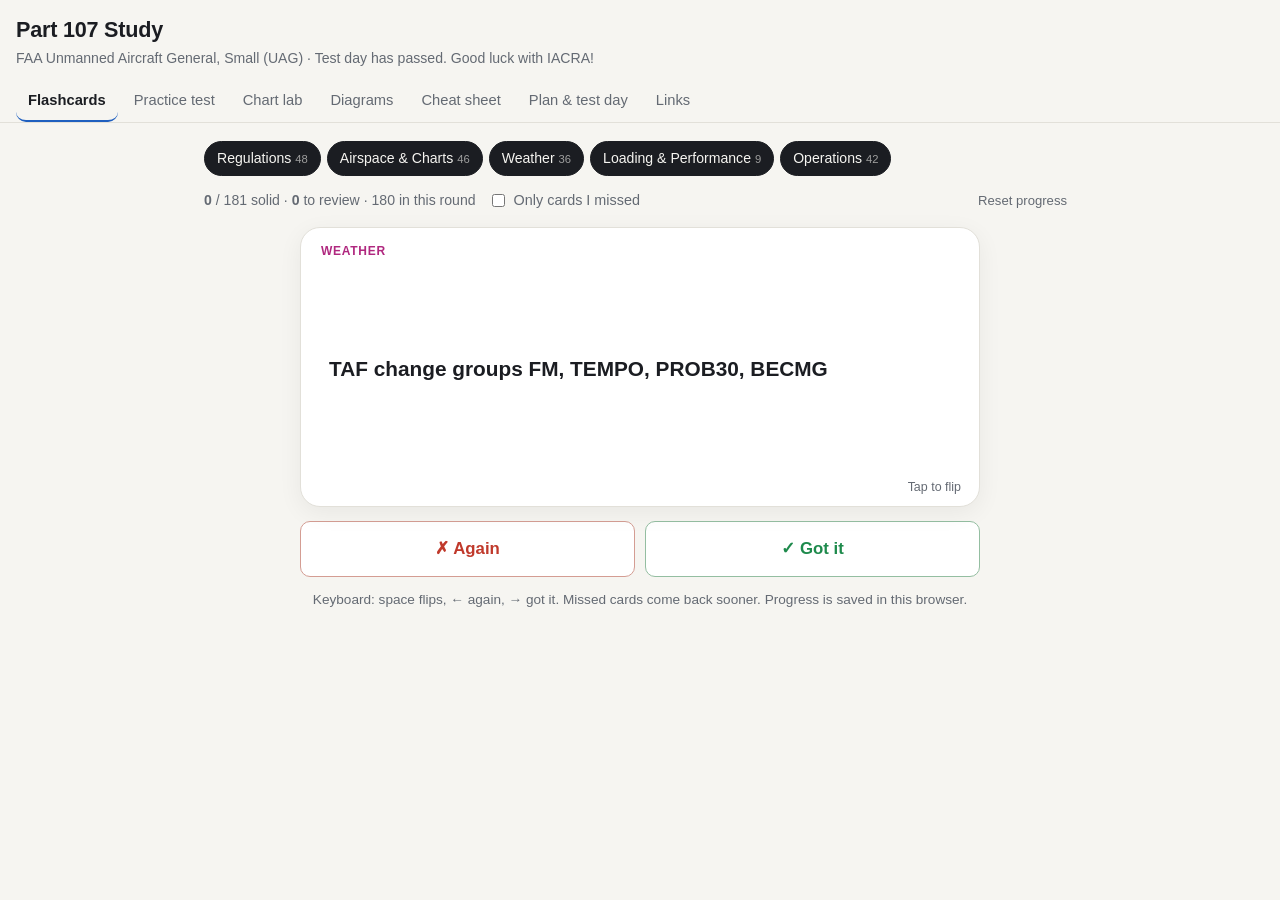
<file: part107/index.html>
<!doctype html>
<html lang="en">
<head>
<meta charset="utf-8">
<meta name="viewport" content="width=device-width, initial-scale=1">
<title>Part 107 Study · Ana</title>
<meta name="description" content="Flashcards, practice test and chart drills for the FAA Part 107 UAG knowledge test.">
<link rel="stylesheet" href="style.css">
</head>
<body>
<header class="top">
  <div class="brand">
    <h1>Part 107 Study</h1>
    <p class="sub">FAA Unmanned Aircraft General, Small (UAG) · <span id="countdown"></span></p>
  </div>
  <nav class="tabs" role="tablist">
    <button data-tab="cards" class="on">Flashcards</button>
    <button data-tab="test">Practice test</button>
    <button data-tab="chart">Chart lab</button>
    <button data-tab="diagrams">Diagrams</button>
    <button data-tab="cheat">Cheat sheet</button>
    <button data-tab="plan">Plan & test day</button>
    <button data-tab="links">Links</button>
  </nav>
</header>

<main>
<!-- FLASHCARDS -->
<section id="tab-cards" class="tab on">
  <div class="filters" id="areaFilters"></div>
  <div class="statsbar"><span id="cardStats"></span><label class="tog"><input type="checkbox" id="weakOnly"> Only cards I missed</label><button class="ghost" id="resetCards">Reset progress</button></div>
  <div class="card-wrap">
    <div class="flash" id="flash" tabindex="0" aria-live="polite">
      <div class="tag" id="flashTag"></div>
      <div class="face" id="flashFront"></div>
      <div class="face back" id="flashBack" hidden></div>
      <div class="diagram-slot" id="flashDiagram" hidden></div>
      <div class="hint" id="flashHint">Tap to flip</div>
    </div>
    <div class="actions">
      <button class="bad" id="againBtn">✗ Again</button>
      <button class="good" id="gotBtn">✓ Got it</button>
    </div>
    <p class="small center">Keyboard: space flips, ← again, → got it. Missed cards come back sooner. Progress is saved in this browser.</p>
  </div>
</section>

<!-- PRACTICE TEST -->
<section id="tab-test" class="tab">
  <div id="testStart" class="panel">
    <h2>Practice test</h2>
    <p>The real test has 60 questions with 3 choices each, 2 hours, and you need 70% (42 right). Aim for 85% or more here before Monday.</p>
    <div class="row">
      <button class="primary" data-start="full">Full mock: 60 questions, 2 hour timer</button>
      <button data-start="quick">Quick 15</button>
      <button data-start="weak">Redo my misses</button>
    </div>
    <label class="tog"><input type="checkbox" id="instant"> Show the answer right after each question (study mode)</label>
    <div id="testHistory" class="small"></div>
  </div>
  <div id="testRun" class="panel" hidden>
    <div class="testhead"><span id="qCount"></span><span id="timer"></span></div>
    <div class="tag" id="qArea"></div>
    <h3 id="qText"></h3>
    <div id="qOpts" class="opts"></div>
    <div id="qExplain" class="explain" hidden></div>
    <div class="row">
      <button id="prevQ">← Back</button>
      <button class="primary" id="nextQ">Next →</button>
      <button class="ghost" id="finishQ">Finish & grade</button>
    </div>
  </div>
  <div id="testResult" class="panel" hidden></div>
</section>

<!-- CHART LAB -->
<section id="tab-chart" class="tab">
  <div class="panel">
    <h2>Chart lab</h2>
    <p><b>Why this matters:</b> since October 26, 2026 the UAG test shows images of <b>current</b> sectional charts on screen, in addition to the printed testing supplement. Expect a handful of chart questions on airspace, airport data, frequencies and obstacles.</p>
    <h3>1. Practice map</h3>
    <div class="figure" id="chartLabSvg"></div>
    <ol class="labqs" id="labQs"></ol>
    <h3>2. Real chart drill: your own backyard</h3>
    <p>Open the real San Francisco sectional on <a href="https://skyvector.com/airport/PAO" target="_blank" rel="noopener">SkyVector at Palo Alto (PAO)</a>, zoom in, and answer:</p>
    <ol class="labqs">
      <li><details><summary>What color is the Palo Alto airport symbol, and what does that tell you?</summary>Blue: it has a control tower, so it sits in Class D (dashed blue). Read its Class D ceiling in the box; look for a minus sign, since SFO's Class B sits above.</details></li>
      <li><details><summary>Find SFO. What line style surrounds it, and what does "100/SFC" on the inner ring mean?</summary>Solid blue = Class B. 100/SFC = surface up to 10,000 ft MSL. Each outer ring has its own floor, e.g. 30 = 3,000 ft MSL.</details></li>
      <li><details><summary>Find San Jose (SJC). What class is it?</summary>Solid magenta rings = Class C. Read the inner (xx/SFC) and outer (xx/12 style) labels.</details></li>
      <li><details><summary>Find Moffett (NUQ). Can you fly a drone at the Stanford campus edge near it without authorization?</summary>Moffett is a blue, towered airport in Class D. If your spot is inside the dashed blue line (or under Class B/C floors that reach the surface), you need LAANC authorization. Check the LAANC grid in a LAANC app for allowed altitudes.</details></li>
      <li><details><summary>Find Half Moon Bay (HAF) on the coast. Towered or not? Where is its CTAF?</summary>Magenta symbol = non-towered. CTAF is the frequency followed by Ⓒ in its data block.</details></li>
      <li><details><summary>Pick any obstacle near the bay. Find its MSL and AGL heights and work out the ground elevation.</summary>Bold number = MSL top; number in parentheses = AGL. Ground = MSL − AGL.</details></li>
    </ol>
    <h3>3. Official FAA figures</h3>
    <p>The FAA's own sample questions use figures from the testing supplement FAA-CT-8080-2H (Figures 20 to 26 are sectional excerpts). You'll get the printed booklet at the test center. See them with answers on <a href="https://rotatepilot.com/faa-questions/drone" target="_blank" rel="noopener">this page of the 40 FAA sample questions with figures</a>, or open the full <a href="https://online.prepware.com/ct8080" target="_blank" rel="noopener">supplement PDF</a>.</p>
  </div>
</section>

<!-- DIAGRAMS -->
<section id="tab-diagrams" class="tab">
  <div id="diagramList"></div>
</section>

<!-- CHEAT SHEET -->
<section id="tab-cheat" class="tab">
  <div class="panel cheat">
    <h2>Cheat sheet: numbers to know cold</h2>
    <div class="grid2">
      <div>
        <h3>Limits (107.51 etc.)</h3>
        <table class="tbl">
          <tr><td>Weight</td><td><b>&lt; 55 lb</b> incl. payload</td></tr>
          <tr><td>Altitude</td><td><b>400 ft AGL</b> (or 400 ft above a structure within 400 ft of it)</td></tr>
          <tr><td>Speed</td><td><b>87 kt / 100 mph</b></td></tr>
          <tr><td>Visibility</td><td><b>3 SM</b></td></tr>
          <tr><td>Clouds</td><td><b>500 ft below, 2,000 ft horizontal</b></td></tr>
          <tr><td>Drones per pilot</td><td><b>1</b></td></tr>
          <tr><td>Night/twilight lights</td><td>anti-collision visible <b>3 SM</b></td></tr>
          <tr><td>Civil twilight</td><td><b>30 min</b> before sunrise / after sunset</td></tr>
        </table>
        <h3>People & paperwork</h3>
        <table class="tbl">
          <tr><td>Certificate age</td><td><b>16</b> (test at 14)</td></tr>
          <tr><td>Recurrent training</td><td>every <b>24 calendar months</b>, free online</td></tr>
          <tr><td>Accident report</td><td><b>10 days</b>: serious injury, loss of consciousness, or <b>&gt;$500</b> damage to other property</td></tr>
          <tr><td>Address change</td><td><b>30 days</b></td></tr>
          <tr><td>Alcohol</td><td><b>8 hours</b>, BAC <b>&lt; 0.04</b></td></tr>
          <tr><td>Registration</td><td>all Part 107 drones, <b>3 years</b>, number on outside</td></tr>
          <tr><td>Emergency deviation</td><td>allowed; report <b>if FAA asks</b></td></tr>
          <tr><td>Waivers</td><td>FAADroneZone; never for hazmat</td></tr>
        </table>
      </div>
      <div>
        <h3>Airspace</h3>
        <table class="tbl">
          <tr><td style="color:#1f5fbf"><b>B</b> solid blue</td><td>needs authorization</td></tr>
          <tr><td style="color:#b0287f"><b>C</b> solid magenta</td><td>needs authorization</td></tr>
          <tr><td style="color:#1f5fbf"><b>D</b> dashed blue</td><td>needs authorization</td></tr>
          <tr><td style="color:#b0287f"><b>E surface</b> dashed magenta</td><td>needs authorization</td></tr>
          <tr><td style="color:#b0287f">Magenta vignette</td><td>E from 700 AGL</td></tr>
          <tr><td style="color:#1f5fbf">Blue vignette</td><td>E from 1,200 AGL</td></tr>
          <tr><td><b>G</b></td><td>no authorization</td></tr>
          <tr><td>Labels</td><td>hundreds of ft MSL: 70/20 = 7,000/2,000</td></tr>
          <tr><td>[-25]</td><td>up to but not incl. 2,500 MSL</td></tr>
          <tr><td>Obstacle</td><td>bold MSL, (AGL)</td></tr>
          <tr><td>Airport</td><td>blue = tower, magenta = none, Ⓒ = CTAF</td></tr>
          <tr><td>VR1234 / VR123</td><td>4 digits ≤ 1,500 AGL; 3 digits above</td></tr>
          <tr><td>Stadium TFR</td><td>3 NM, 3,000 AGL, 1 hr before/after</td></tr>
        </table>
        <h3>Weather & performance</h3>
        <table class="tbl">
          <tr><td>METAR wind</td><td>TRUE, FROM. 18004KT = from 180° at 4 kt</td></tr>
          <tr><td>Clouds</td><td>FEW 1-2/8, SCT 3-4/8, BKN 5-7/8, OVC 8/8; ×100 ft AGL</td></tr>
          <tr><td>Ceiling</td><td>lowest BKN, OVC or VV</td></tr>
          <tr><td>Standard day</td><td>15°C, 29.92 inHg</td></tr>
          <tr><td>Density altitude ↑</td><td>high, hot, humid → less performance</td></tr>
          <tr><td>Stable</td><td>smooth, stratus, steady rain, poor vis</td></tr>
          <tr><td>Unstable</td><td>cumulus, turbulence, showers, good vis</td></tr>
          <tr><td>Thunderstorm</td><td>cumulus → mature (worst) → dissipating</td></tr>
          <tr><td>Load factor</td><td>30° 1.15G · 45° 1.41G · <b>60° 2G</b></td></tr>
        </table>
      </div>
    </div>
    <h3>Hazardous attitudes</h3>
    <table class="tbl">
      <tr><th>Attitude</th><th>Sounds like</th><th>Antidote</th></tr>
      <tr><td>Anti-authority</td><td>"Don't tell me"</td><td>Follow the rules</td></tr>
      <tr><td>Impulsivity</td><td>"Do it quickly"</td><td>Not so fast, think first</td></tr>
      <tr><td>Invulnerability</td><td>"It won't happen to me"</td><td>It could happen to me</td></tr>
      <tr><td>Macho</td><td>"I can do it"</td><td>Taking chances is foolish</td></tr>
      <tr><td>Resignation</td><td>"What's the use?"</td><td>I'm not helpless</td></tr>
    </table>
    <p class="small">Checklists: IMSAFE (you), PAVE (risk), DECIDE and 3P (decisions). CRM: all phases. Scan: 10° segments about 1 second each. Dark adaptation about 30 min.</p>
  </div>
</section>

<!-- PLAN -->
<section id="tab-plan" class="tab">
  <div class="panel">
    <h2>Three day plan</h2>
    <p class="small">The test leans heavily on Regulations, Operations and Airspace. One source citing the PSI bulletin gives the split as Regulations 48%, Operations 25%, Airspace 20%, Weather 5%, Loading 2%. Older guides show a more even split, so cover everything but put your time where the points are.</p>
    <ol class="plan">
      <li><b>Fri Nov 6 (tonight, 45 min):</b> Flashcards: Regulations. Read the Cheat sheet once.</li>
      <li><b>Sat Nov 7 (2 to 3 hrs):</b> Flashcards: Airspace & Charts and Operations. Do the Chart lab practice map. Quick 15 test twice. Read the Diagrams tab.</li>
      <li><b>Sun Nov 8 (2 to 3 hrs):</b> Flashcards: Weather and Loading. Real chart drill on SkyVector. Full 60 question mock under the timer. Then "Redo my misses". Go through the 40 FAA sample questions with figures. <i>Last chance to cancel or reschedule for a refund: 7:30 PM Sunday.</i></li>
      <li><b>Mon Nov 9 (day of):</b> Morning: one more full mock. Afternoon: only "cards I missed" and the Cheat sheet. Stop studying by 5:30 PM, eat, hydrate.</li>
    </ol>
    <p>Ready signal: <b>85% or more on two full mocks</b>.</p>

    <h2>Test day checklist (Mon Nov 9)</h2>
    <ul class="check">
      <li><label><input type="checkbox"> Arrive by <b>7:15 PM</b> at PSI Santa Clara, 2936 Scott Blvd, Santa Clara, CA 95054 (test at 7:30, 150 min appointment)</label></li>
      <li><label><input type="checkbox"> Valid government photo ID with <b>photo, date of birth, signature and residential address</b>. If one ID doesn't have all four, sort it out before Monday (call PSI at 844‑704‑1487). Foreign applicants need a <b>passport plus a second government photo ID</b>.</label></li>
      <li><label><input type="checkbox"> Know your <b>FTN</b> (FAA Tracking Number) from IACRA</label></li>
      <li><label><input type="checkbox"> Optional: basic non-programmable calculator (the proctor inspects it)</label></li>
      <li><label><input type="checkbox"> Leave phone, watch, bag, jacket, notes and pens in the car. They give you scratch materials and the testing supplement.</label></li>
      <li><label><input type="checkbox"> Bathroom before check-in; there are no breaks. Come alone (no waiting room).</label></li>
      <li><label><input type="checkbox"> Arriving late may mean losing the full fee.</label></li>
    </ul>

    <h2>During the test</h2>
    <ul>
      <li>About 2 minutes per question; you'll have extra time. Flag hard ones and come back.</li>
      <li>Read every word. "MSL" vs "AGL" and "true" vs "magnetic" are the classic traps.</li>
      <li>For chart questions: find the point, identify the line color and style, then read the numbers. Subtract ground elevation when converting MSL to AGL.</li>
      <li>Three choices: if unsure, eliminate the one that is clearly wrong, then pick the safer or more regulation-based answer.</li>
    </ul>

    <h2>After you pass</h2>
    <ol>
      <li>Keep your Airman Knowledge Test Report (AKTR). It has your 17-digit Knowledge Test Exam ID.</li>
      <li>Log into <a href="https://iacra.faa.gov" target="_blank" rel="noopener">IACRA</a>, start an application for Pilot → Remote Pilot (Form 8710‑13), enter the Exam ID, sign and submit.</li>
      <li>TSA does a security check. Then you get an email to print a <b>temporary certificate</b>; the plastic card comes by mail.</li>
      <li>Register your drone under Part 107 on <a href="https://faadronezone-access.faa.gov/" target="_blank" rel="noopener">FAADroneZone</a> and put the number on the outside.</li>
      <li>Set a reminder for recurrent training in 24 calendar months.</li>
    </ol>
    <p class="small">If you don't pass: the report lists missed ACS codes. You can retake after a 14 day wait, bringing the failed AKTR as your retest authorization.</p>
  </div>
</section>

<!-- LINKS -->
<section id="tab-links" class="tab">
  <div class="panel">
    <h2>Official and useful links</h2>
    <h3>Practice questions</h3>
    <ul class="links">
      <li><a href="https://www.faa.gov/sites/faa.gov/files/training_testing/testing/test_questions/uag_questions.pdf" target="_blank" rel="noopener">FAA UAG sample questions (PDF)</a>: the official 40 sample questions</li>
      <li><a href="https://rotatepilot.com/faa-questions/drone" target="_blank" rel="noopener">The same 40 FAA questions with figures and explanations</a> (third-party site)</li>
      <li><a href="https://www.psionlinestore.com/pages.php?pageid=42" target="_blank" rel="noopener">PSI True Talent practice test</a>: from the company that runs your test</li>
      <li><a href="https://www.kingschools.com/free-faa-exam/drone-pilot" target="_blank" rel="noopener">King Schools free drone practice test</a></li>
    </ul>
    <h3>Charts and figures</h3>
    <ul class="links">
      <li><a href="https://online.prepware.com/ct8080" target="_blank" rel="noopener">Testing supplement FAA-CT-8080-2H (PDF)</a>: the booklet you'll get at the test center</li>
      <li><a href="https://skyvector.com/airport/PAO" target="_blank" rel="noopener">SkyVector: live sectional at Palo Alto</a></li>
      <li><a href="https://vfrmap.com/" target="_blank" rel="noopener">VFRMap: another free sectional viewer</a></li>
      <li><a href="https://www.faa.gov/air_traffic/flight_info/aeronav/digital_products/vfr/" target="_blank" rel="noopener">FAA VFR chart downloads</a> (includes the chart legend)</li>
    </ul>
    <h3>Rules and test info</h3>
    <ul class="links">
      <li><a href="https://www.ecfr.gov/current/title-14/chapter-I/subchapter-F/part-107" target="_blank" rel="noopener">14 CFR Part 107 (full text)</a></li>
      <li><a href="https://www.faa.gov/uas/commercial_operators/become_a_drone_pilot" target="_blank" rel="noopener">FAA: Become a certificated remote pilot</a></li>
      <li><a href="https://www.faa.gov/training_testing/testing/acs" target="_blank" rel="noopener">FAA Airman Certification Standards</a> (Remote Pilot ACS, FAA-S-ACS-10B)</li>
      <li><a href="https://www.faa.gov/training_testing/testing/media/testing_matrix.pdf" target="_blank" rel="noopener">FAA Airman Knowledge Testing Matrix</a> (ID rules)</li>
      <li><a href="https://www.faa.gov/training_testing/testing/September_2026_Special_Edition.pdf" target="_blank" rel="noopener">FAA testing advisory, Sept 2026</a> (new chart image questions from Oct 26, 2026)</li>
    </ul>
    <h3>Weather</h3>
    <ul class="links">
      <li><a href="https://aviationweather.gov/" target="_blank" rel="noopener">aviationweather.gov</a>: decode a real METAR for KSFO or KPAO to practice</li>
      <li><a href="https://www.1800wxbrief.com/" target="_blank" rel="noopener">1800wxbrief.com</a>: Flight Service briefings</li>
    </ul>
    <h3>After the test</h3>
    <ul class="links">
      <li><a href="https://iacra.faa.gov" target="_blank" rel="noopener">IACRA</a> · <a href="https://faadronezone-access.faa.gov/" target="_blank" rel="noopener">FAADroneZone</a> · <a href="https://www.faasafety.gov/" target="_blank" rel="noopener">FAASafety.gov</a> (recurrent training)</li>
    </ul>
    <p class="small">Diagrams on this site are simplified drawings for study, not official FAA charts. Rules checked November 2026.</p>
  </div>
</section>
</main>

<script src="cards.js"></script>
<script src="questions.js"></script>
<script src="diagrams.js"></script>
<script src="app.js"></script>
</body>
</html>
</file>
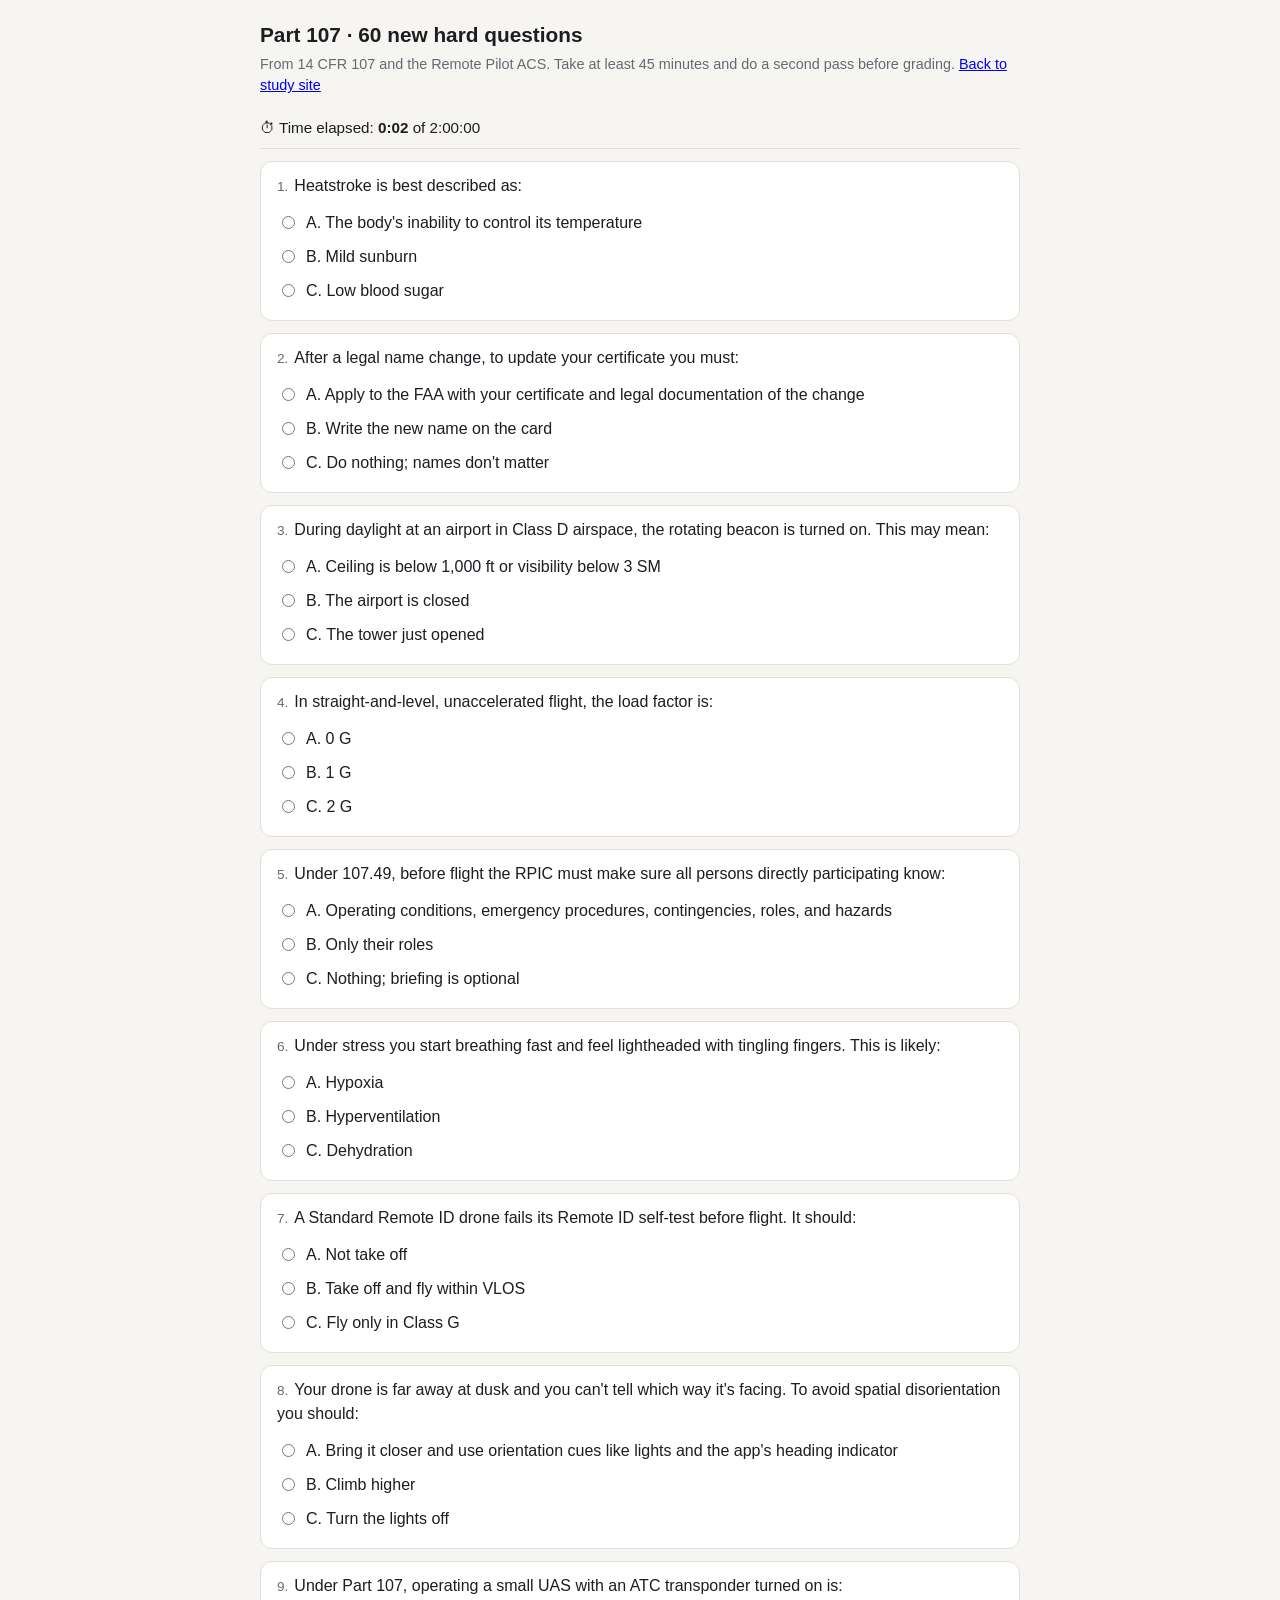
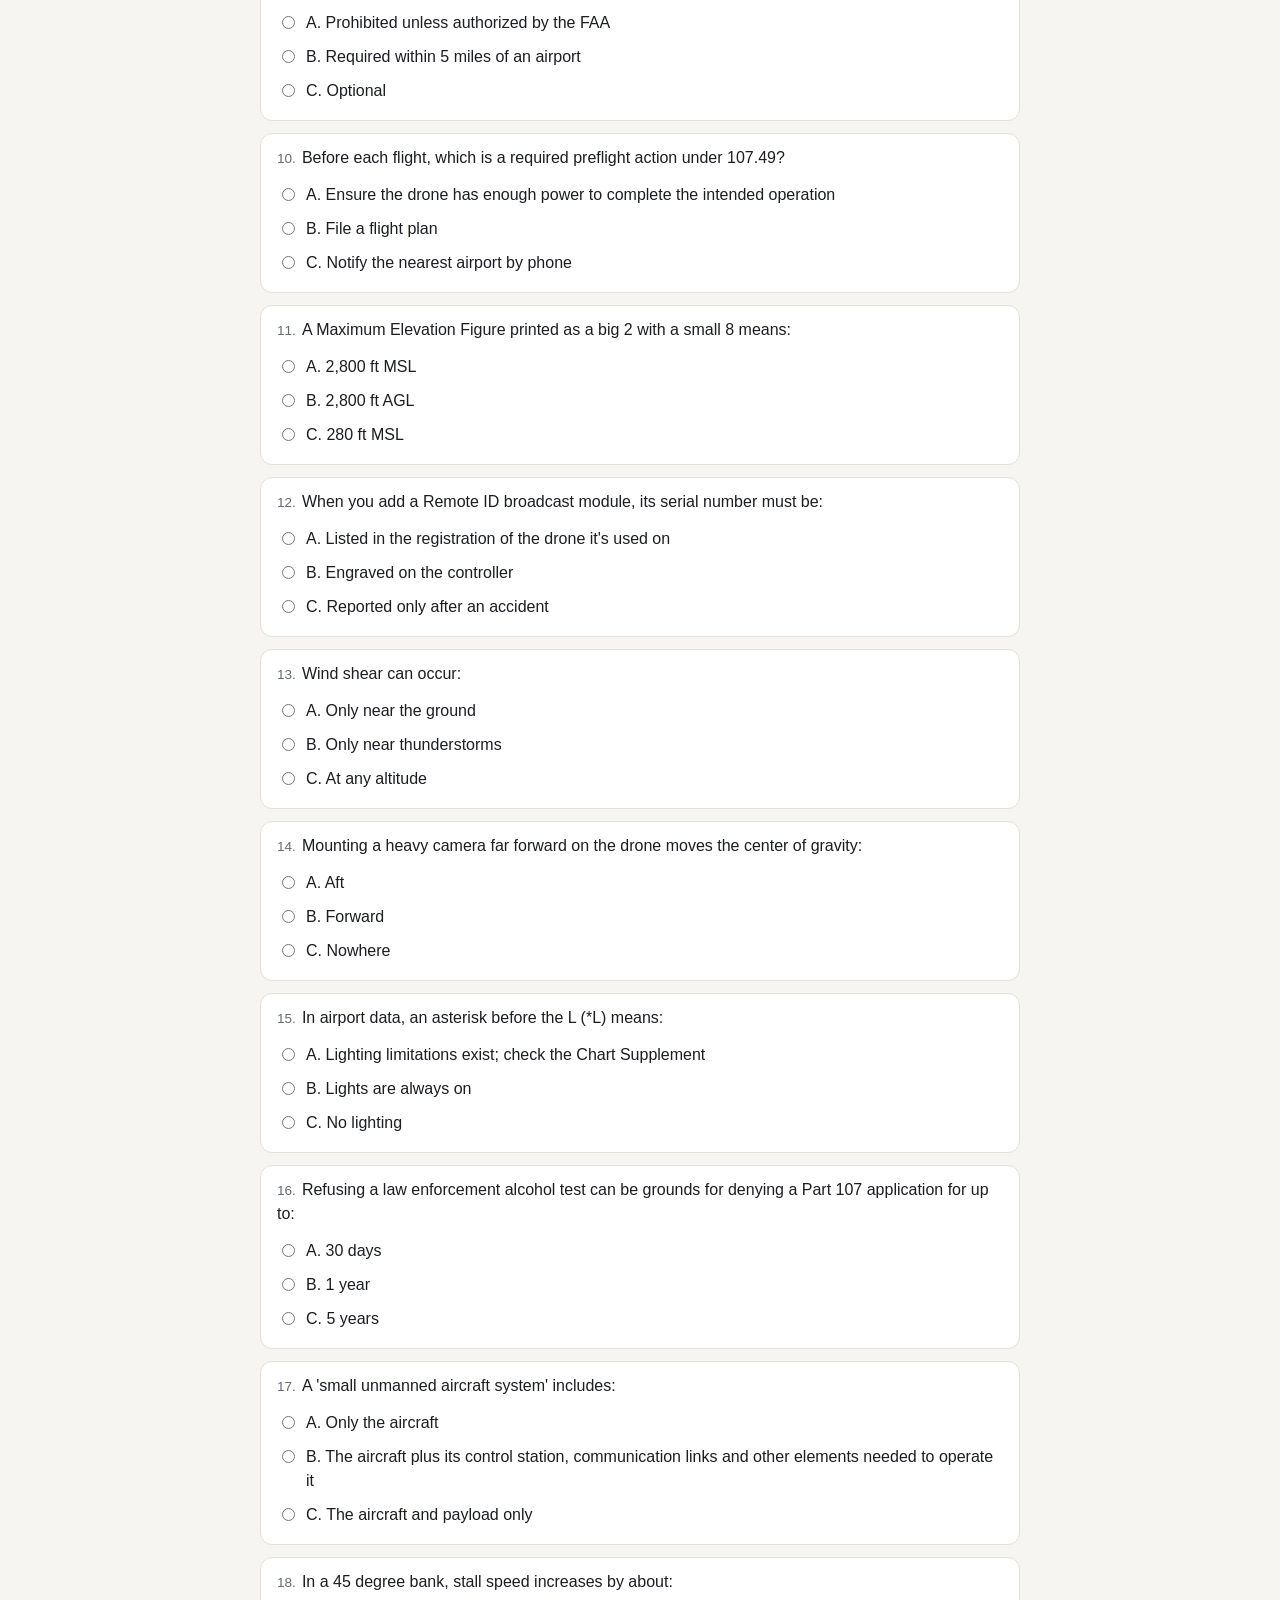
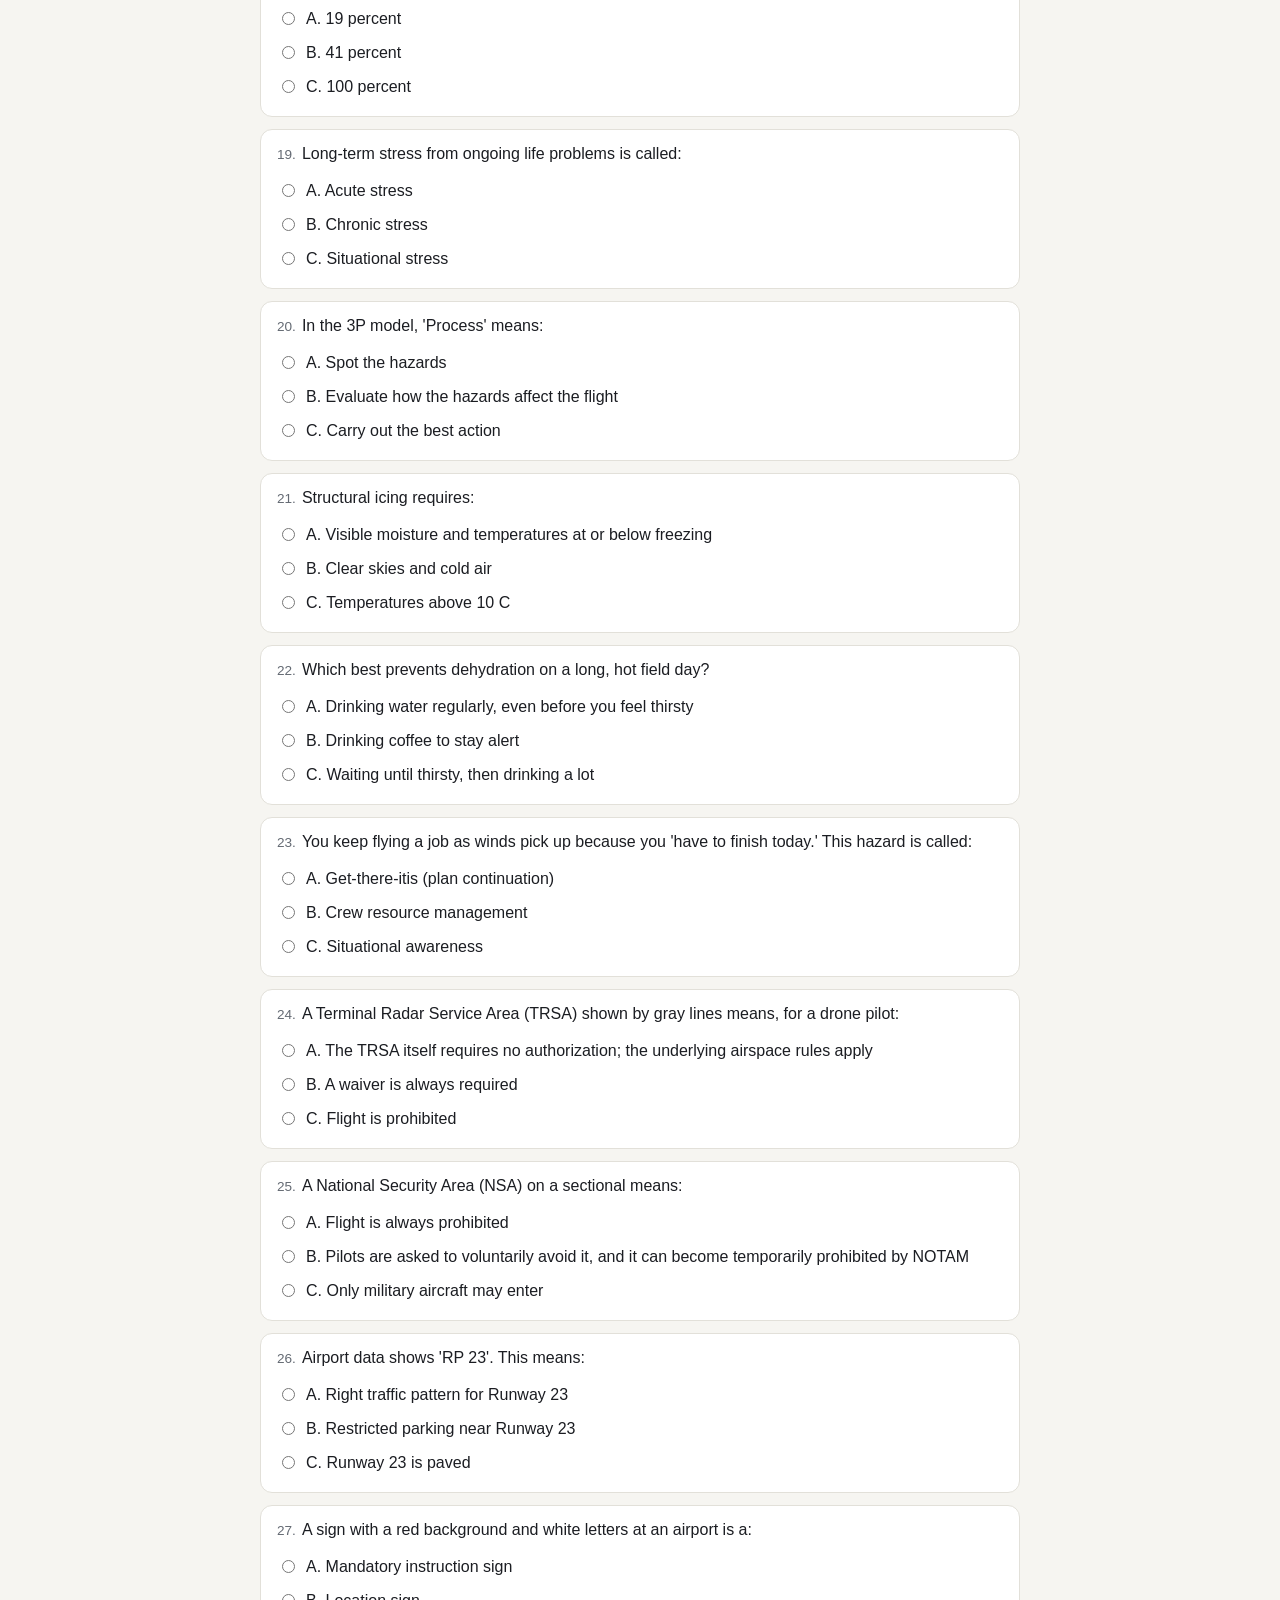
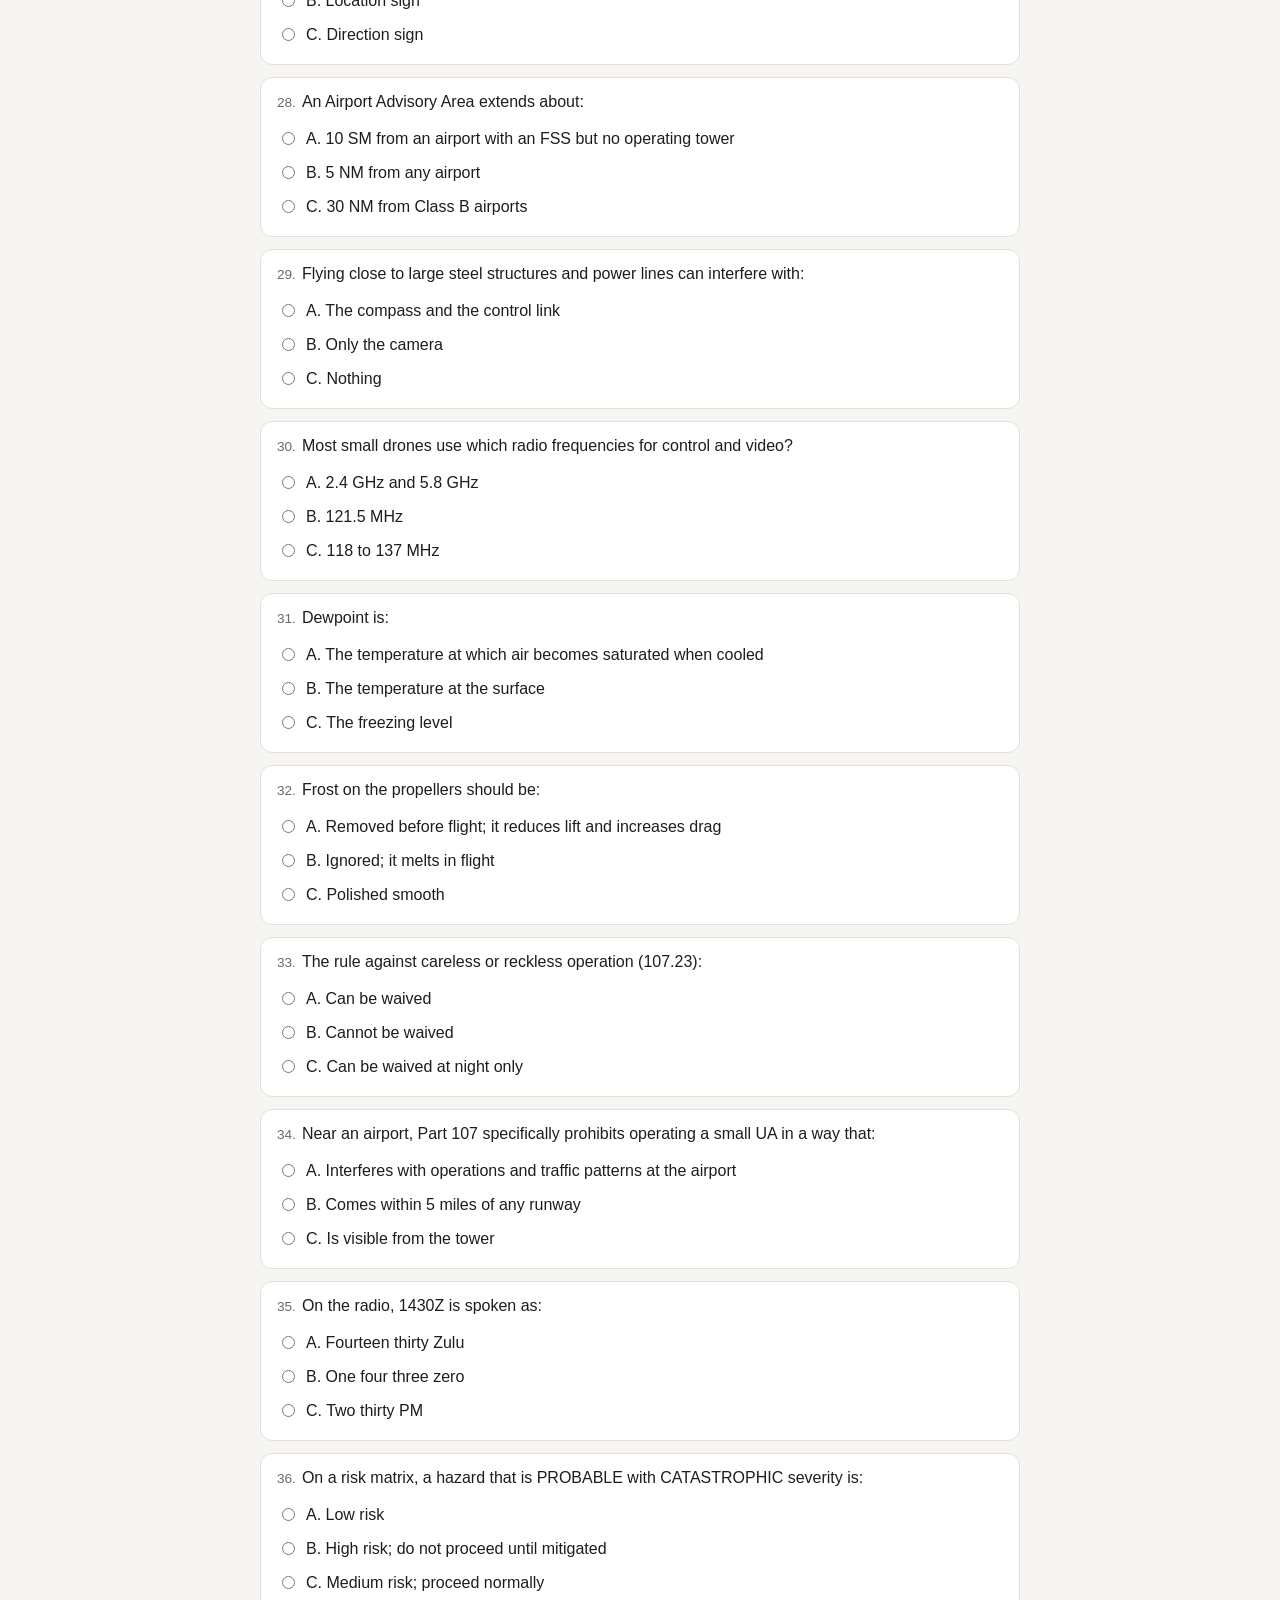
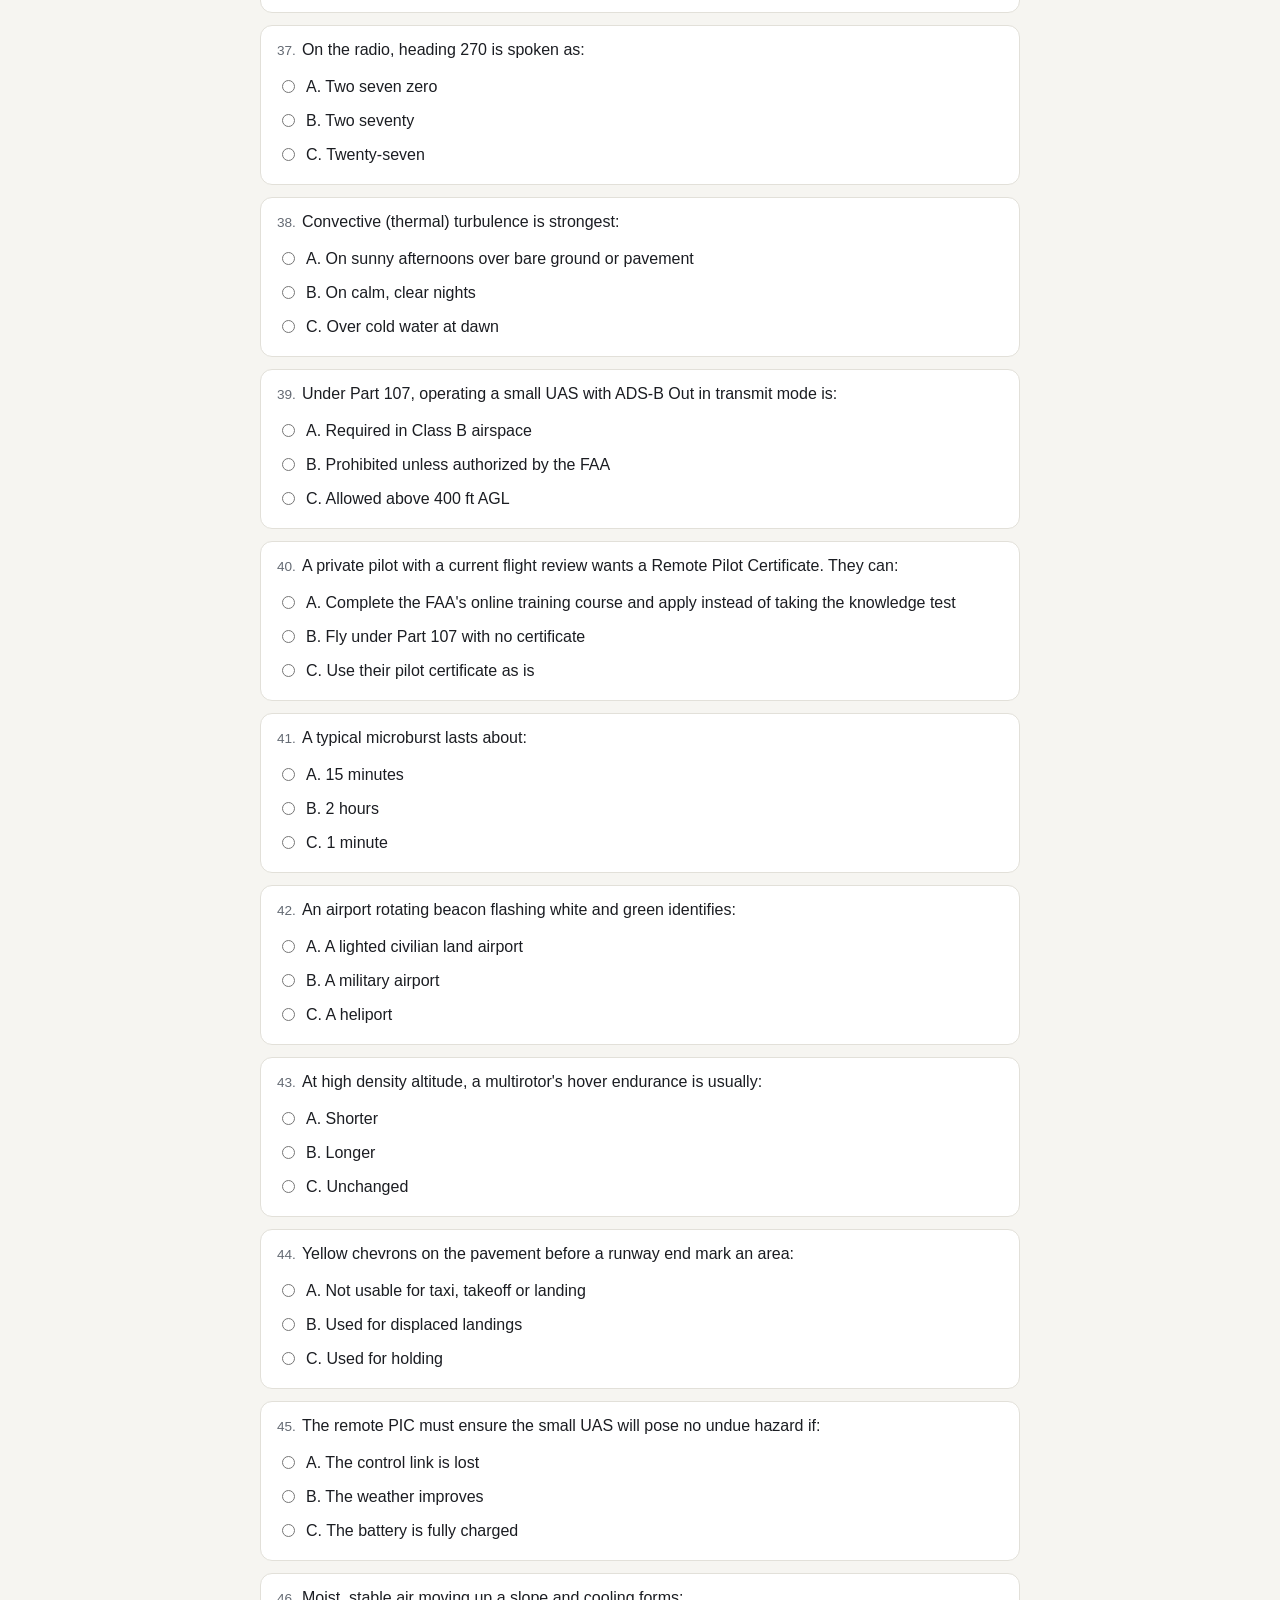
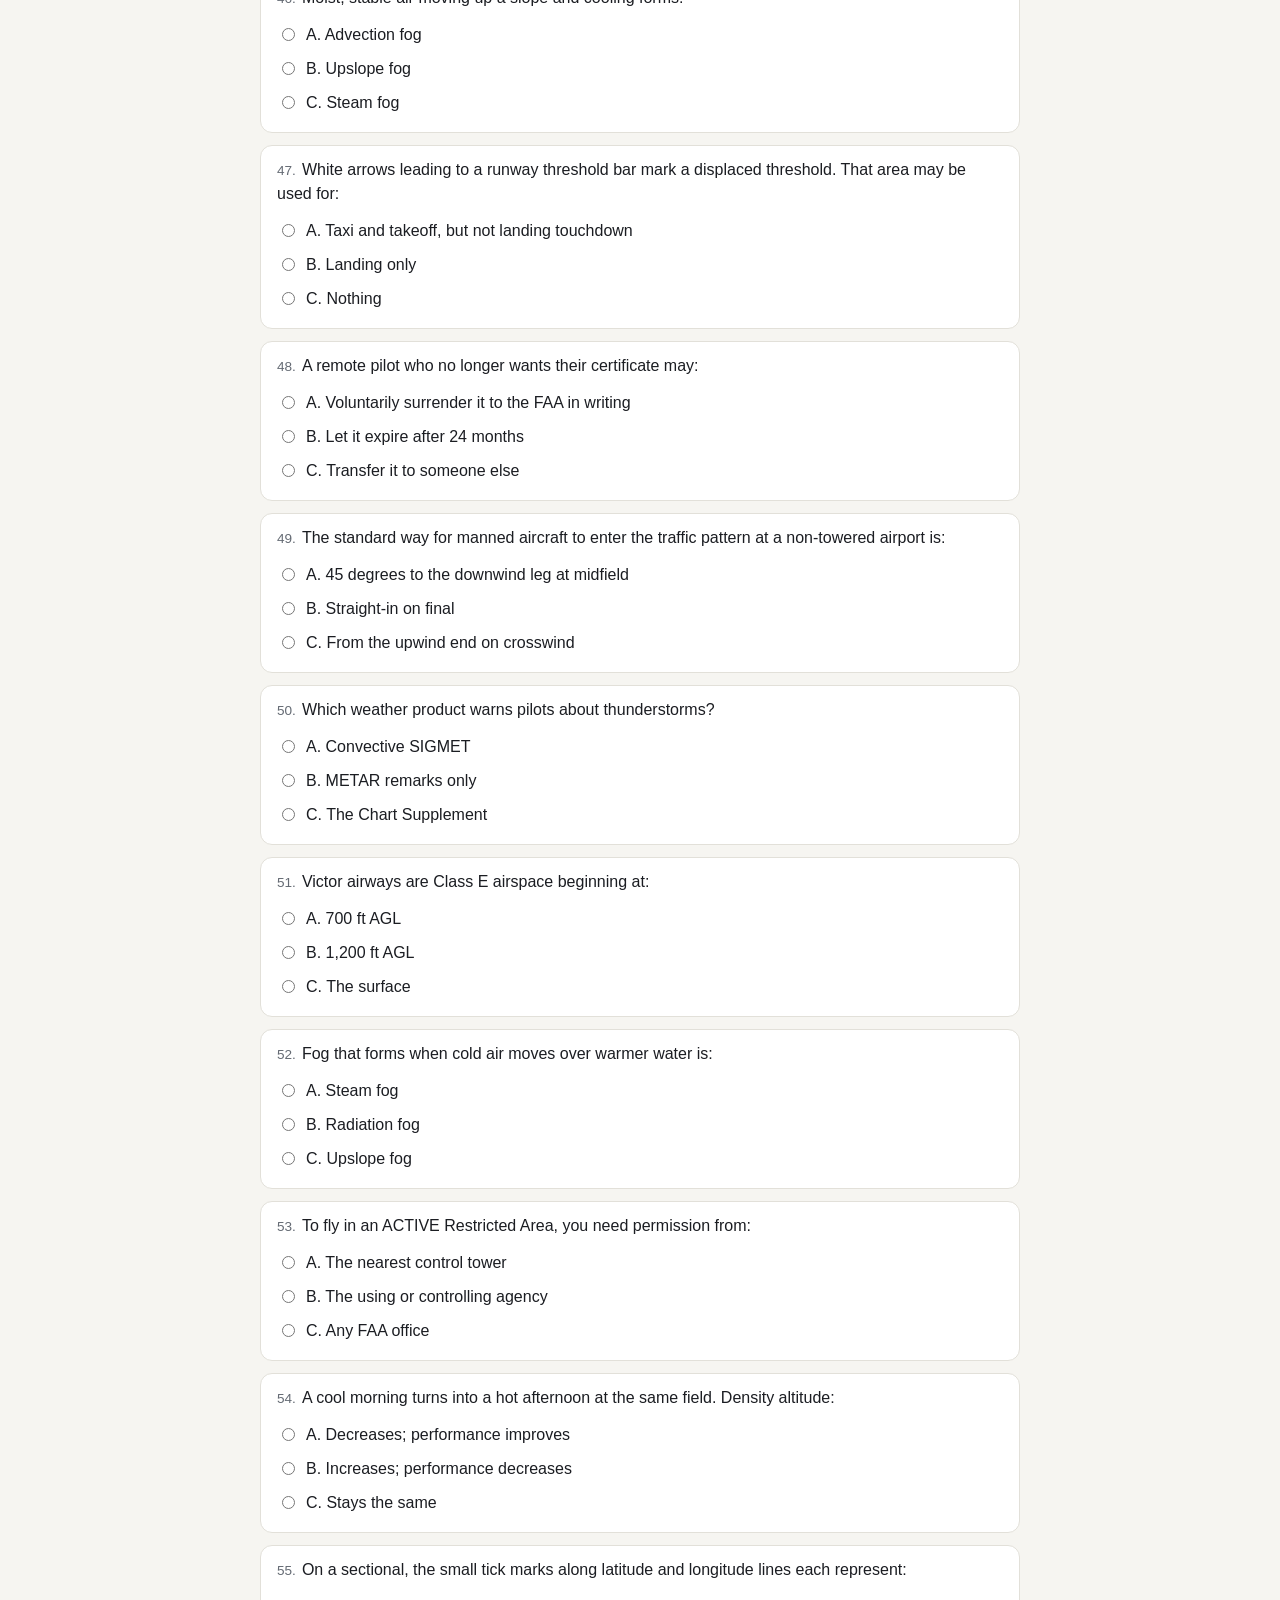
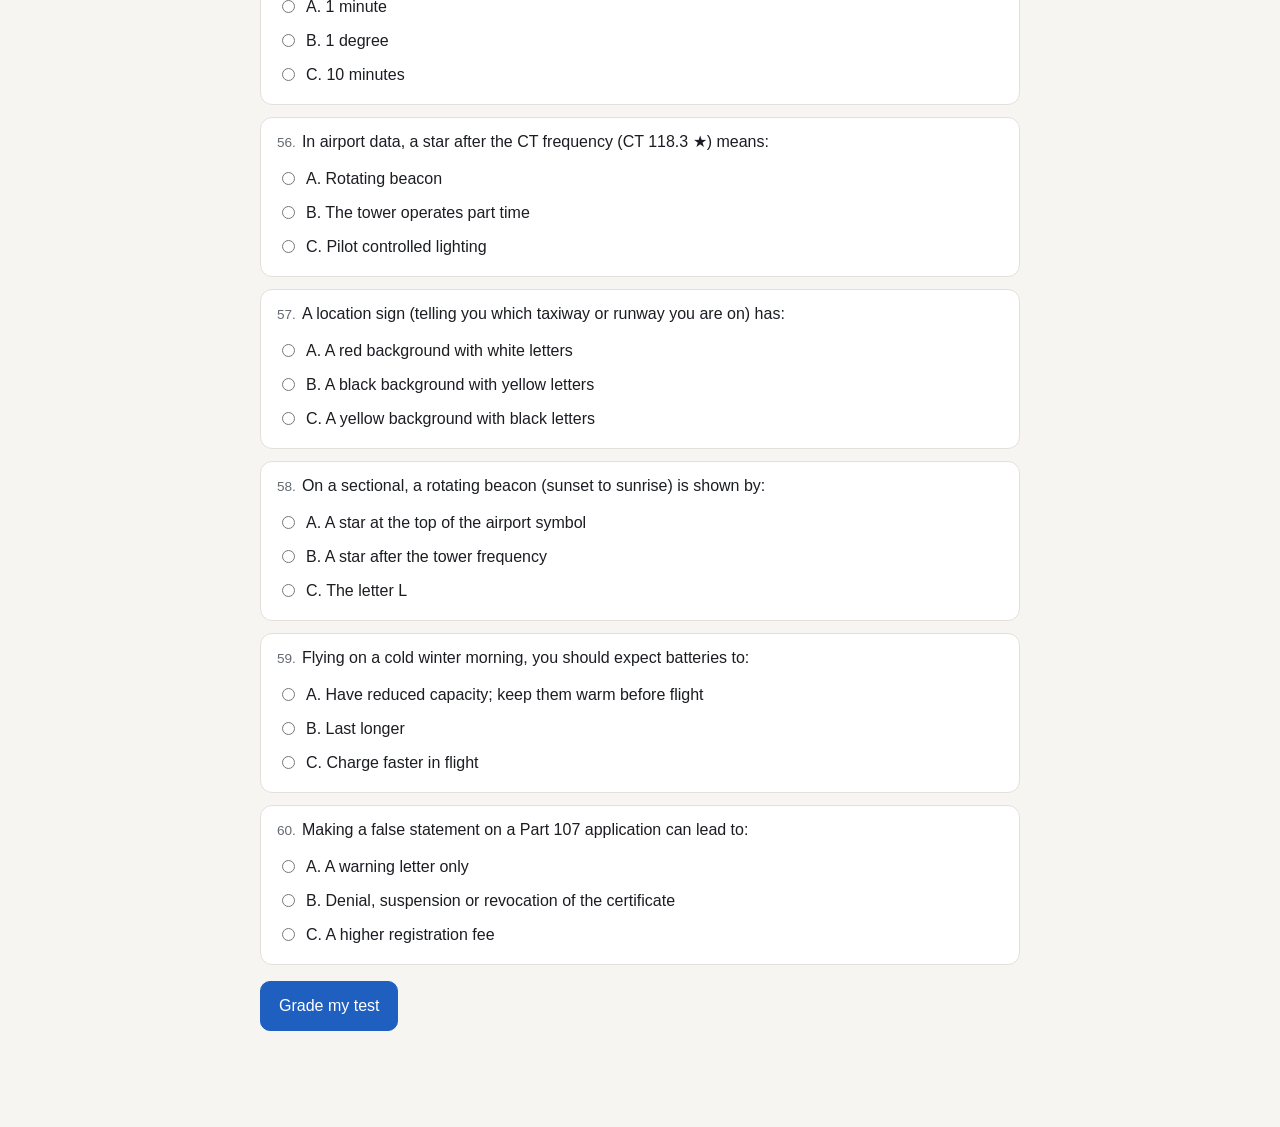
<file: part107/test.html>
<!doctype html>
<html lang="en">
<head>
<meta charset="utf-8">
<meta name="viewport" content="width=device-width, initial-scale=1">
<title>Part 107 · 60 new hard questions</title>
<style>
:root{--bg:#f6f5f1;--card:#fff;--ink:#1b1d22;--muted:#646a73;--line:#e2e0d9;--good:#1e8a4c;--bad:#c0392b;--accent:#1f5fbf}
@media (prefers-color-scheme:dark){:root{--bg:#121417;--card:#1b1e23;--ink:#e9eaec;--muted:#9aa1ab;--line:#2b3038;--accent:#6ea3ff}}
body{margin:0;background:var(--bg);color:var(--ink);font:16px/1.5 -apple-system,BlinkMacSystemFont,"Segoe UI",Roboto,sans-serif}
main{max-width:760px;margin:0 auto;padding:16px 14px 80px}
h1{font-size:1.3rem;margin:.2rem 0}
.sub{color:var(--muted);font-size:.9rem;margin:0 0 12px}
.clock{position:sticky;top:0;background:var(--bg);padding:8px 0;border-bottom:1px solid var(--line);margin-bottom:12px;font-size:.95rem;z-index:2}
.qb{background:var(--card);border:1px solid var(--line);border-radius:12px;padding:12px 16px;margin:0 0 12px}
.qb.ok{border-color:var(--good)}.qb.bad{border-color:var(--bad)}.qb.miss{border-color:#c98a0b}
.qt{margin:0 0 8px}.qn{color:var(--muted);font-size:.85rem;margin-right:6px}
label{display:flex;gap:8px;align-items:flex-start;padding:5px 0;cursor:pointer}
label input{margin-top:5px}
.ex{font-size:.9rem;margin:8px 0 0;display:none}
button{font:inherit;padding:12px 18px;border-radius:10px;border:1px solid var(--accent);background:var(--accent);color:#fff;cursor:pointer}
button.sec{background:none;color:var(--accent)}
#err{color:var(--bad);font-size:.9rem;margin-left:8px}
.stats{display:flex;gap:10px;flex-wrap:wrap;margin:12px 0}
.stat{background:var(--card);border:1px solid var(--line);border-radius:10px;padding:10px 14px}
.stat b{display:block;font-size:1.4rem}
textarea{width:100%;min-height:160px;font:13px/1.4 ui-monospace,monospace;margin-top:8px;border-radius:8px;border:1px solid var(--line);background:var(--card);color:var(--ink);padding:8px;box-sizing:border-box}
</style>
</head>
<body>
<main>
<h1>Part 107 · 60 new hard questions</h1>
<p class="sub">From 14 CFR 107 and the Remote Pilot ACS. Take at least 45 minutes and do a second pass before grading. <a href="./">Back to study site</a></p>
<div class="clock">⏱ Time elapsed: <b id="clk">0:00</b> of 2:00:00</div>
<div id="qs"></div>
<p><button id="grade">Grade my test</button><span id="err"></span></p>
<div id="res"></div>
</main>
<script>
const Q0=[
["Under Part 107, operating a small UAS with ADS-B Out in transmit mode is:",["Required in Class B airspace","Prohibited unless authorized by the FAA","Allowed above 400 ft AGL"],1,"14 CFR 107.53."],
["Under Part 107, operating a small UAS with an ATC transponder turned on is:",["Prohibited unless authorized by the FAA","Required within 5 miles of an airport","Optional"],0,"14 CFR 107.52."],
["A 'small unmanned aircraft system' includes:",["Only the aircraft","The aircraft plus its control station, communication links and other elements needed to operate it","The aircraft and payload only"],1,"Part 107 definition of small UAS."],
["Making a false statement on a Part 107 application can lead to:",["A warning letter only","Denial, suspension or revocation of the certificate","A higher registration fee"],1,"14 CFR 107.5."],
["Near an airport, Part 107 specifically prohibits operating a small UA in a way that:",["Interferes with operations and traffic patterns at the airport","Comes within 5 miles of any runway","Is visible from the tower"],0,"14 CFR 107.43. There is no blanket 5 mile rule under Part 107."],
["To fly in an ACTIVE Restricted Area, you need permission from:",["The nearest control tower","The using or controlling agency","Any FAA office"],1,"14 CFR 107.45."],
["A National Security Area (NSA) on a sectional means:",["Flight is always prohibited","Pilots are asked to voluntarily avoid it, and it can become temporarily prohibited by NOTAM","Only military aircraft may enter"],1,"NSAs are voluntary avoidance areas unless a NOTAM prohibits flight."],
["A Terminal Radar Service Area (TRSA) shown by gray lines means, for a drone pilot:",["The TRSA itself requires no authorization; the underlying airspace rules apply","A waiver is always required","Flight is prohibited"],0,"TRSA participation is voluntary; follow the rules of the underlying class of airspace."],
["An Airport Advisory Area extends about:",["10 SM from an airport with an FSS but no operating tower","5 NM from any airport","30 NM from Class B airports"],0,"AIM: Airport Advisory Area = 10 statute miles."],
["An airport rotating beacon flashing white and green identifies:",["A lighted civilian land airport","A military airport","A heliport"],0,"White/green = civilian land airport."],
["During daylight at an airport in Class D airspace, the rotating beacon is turned on. This may mean:",["Ceiling is below 1,000 ft or visibility below 3 SM","The airport is closed","The tower just opened"],0,"Daytime beacon in surface areas often indicates below VFR minimums."],
["On a sectional, a rotating beacon (sunset to sunrise) is shown by:",["A star at the top of the airport symbol","A star after the tower frequency","The letter L"],0,"Star on the symbol = beacon. Star after CT frequency = part-time tower."],
["In airport data, a star after the CT frequency (CT 118.3 ★) means:",["Rotating beacon","The tower operates part time","Pilot controlled lighting"],1,"Part-time tower; see the Chart Supplement for hours."],
["In airport data, an asterisk before the L (*L) means:",["Lighting limitations exist; check the Chart Supplement","Lights are always on","No lighting"],0,"*L = lighting limitations."],
["Airport data shows 'RP 23'. This means:",["Right traffic pattern for Runway 23","Restricted parking near Runway 23","Runway 23 is paved"],0,"RP = right pattern for that runway."],
["The standard way for manned aircraft to enter the traffic pattern at a non-towered airport is:",["45 degrees to the downwind leg at midfield","Straight-in on final","From the upwind end on crosswind"],0,"Expect traffic entering on a 45 to midfield downwind."],
["A sign with a red background and white letters at an airport is a:",["Mandatory instruction sign","Location sign","Direction sign"],0,"Red/white = mandatory, such as runway holding positions."],
["A location sign (telling you which taxiway or runway you are on) has:",["A red background with white letters","A black background with yellow letters","A yellow background with black letters"],1,"Black/yellow = location. Yellow/black = direction."],
["White arrows leading to a runway threshold bar mark a displaced threshold. That area may be used for:",["Taxi and takeoff, but not landing touchdown","Landing only","Nothing"],0,"Displaced threshold: no touchdown in the arrow area."],
["Yellow chevrons on the pavement before a runway end mark an area:",["Not usable for taxi, takeoff or landing","Used for displaced landings","Used for holding"],0,"Blast pad or stopway."],
["On the radio, 1430Z is spoken as:",["Fourteen thirty Zulu","One four three zero","Two thirty PM"],1,"Times and headings are spoken digit by digit."],
["On the radio, heading 270 is spoken as:",["Two seven zero","Two seventy","Twenty-seven"],0,"Digit by digit."],
["Victor airways are Class E airspace beginning at:",["700 ft AGL","1,200 ft AGL","The surface"],1,"Victor airways: 1,200 ft AGL up to but not including 18,000 MSL."],
["A Maximum Elevation Figure printed as a big 2 with a small 8 means:",["2,800 ft MSL","2,800 ft AGL","280 ft MSL"],0,"MEF is in thousands and hundreds of feet MSL."],
["On a sectional, the small tick marks along latitude and longitude lines each represent:",["1 minute","1 degree","10 minutes"],0,"60 minutes = 1 degree."],
["Under stress you start breathing fast and feel lightheaded with tingling fingers. This is likely:",["Hypoxia","Hyperventilation","Dehydration"],1,"Fix: slow your breathing, talk aloud or breathe into a bag."],
["Which best prevents dehydration on a long, hot field day?",["Drinking water regularly, even before you feel thirsty","Drinking coffee to stay alert","Waiting until thirsty, then drinking a lot"],0,"Thirst is a late signal."],
["Heatstroke is best described as:",["The body's inability to control its temperature","Mild sunburn","Low blood sugar"],0,"Prevent with water, shade and breaks."],
["Your drone is far away at dusk and you can't tell which way it's facing. To avoid spatial disorientation you should:",["Bring it closer and use orientation cues like lights and the app's heading indicator","Climb higher","Turn the lights off"],0,"Keep it close enough to see orientation."],
["Long-term stress from ongoing life problems is called:",["Acute stress","Chronic stress","Situational stress"],1,"Chronic stress builds up and may need professional help."],
["You keep flying a job as winds pick up because you 'have to finish today.' This hazard is called:",["Get-there-itis (plan continuation)","Crew resource management","Situational awareness"],0,"Often driven by external pressures."],
["On a risk matrix, a hazard that is PROBABLE with CATASTROPHIC severity is:",["Low risk","High risk; do not proceed until mitigated","Medium risk; proceed normally"],1,"Likely plus catastrophic = high risk."],
["In the 3P model, 'Process' means:",["Spot the hazards","Evaluate how the hazards affect the flight","Carry out the best action"],1,"Perceive, Process, Perform."],
["Most small drones use which radio frequencies for control and video?",["2.4 GHz and 5.8 GHz","121.5 MHz","118 to 137 MHz"],0,"Common unlicensed bands."],
["Flying close to large steel structures and power lines can interfere with:",["The compass and the control link","Only the camera","Nothing"],0,"Metal and EM fields affect the magnetometer and signal."],
["Flying on a cold winter morning, you should expect batteries to:",["Have reduced capacity; keep them warm before flight","Last longer","Charge faster in flight"],0,"Cold reduces battery performance."],
["Which weather product warns pilots about thunderstorms?",["Convective SIGMET","METAR remarks only","The Chart Supplement"],0,"Convective SIGMETs cover thunderstorms and related hazards."],
["Structural icing requires:",["Visible moisture and temperatures at or below freezing","Clear skies and cold air","Temperatures above 10 C"],0,"Ice needs liquid water and freezing temperatures."],
["Fog that forms when cold air moves over warmer water is:",["Steam fog","Radiation fog","Upslope fog"],0,"Common over lakes in fall and winter."],
["Moist, stable air moving up a slope and cooling forms:",["Advection fog","Upslope fog","Steam fog"],1,"Upslope fog."],
["Wind shear can occur:",["Only near the ground","Only near thunderstorms","At any altitude"],2,"Wind shear can occur at any level."],
["A typical microburst lasts about:",["15 minutes","2 hours","1 minute"],0,"Usually about 15 minutes, under 1 mile wide."],
["Convective (thermal) turbulence is strongest:",["On sunny afternoons over bare ground or pavement","On calm, clear nights","Over cold water at dawn"],0,"Uneven surface heating causes thermals."],
["A cool morning turns into a hot afternoon at the same field. Density altitude:",["Decreases; performance improves","Increases; performance decreases","Stays the same"],1,"Hotter air = higher density altitude."],
["Dewpoint is:",["The temperature at which air becomes saturated when cooled","The temperature at the surface","The freezing level"],0,"Saturation point."],
["Frost on the propellers should be:",["Removed before flight; it reduces lift and increases drag","Ignored; it melts in flight","Polished smooth"],0,"Always remove frost."],
["Mounting a heavy camera far forward on the drone moves the center of gravity:",["Aft","Forward","Nowhere"],1,"CG moves toward the added weight."],
["At high density altitude, a multirotor's hover endurance is usually:",["Shorter","Longer","Unchanged"],0,"Motors work harder in thin air."],
["In straight-and-level, unaccelerated flight, the load factor is:",["0 G","1 G","2 G"],1,"Baseline 1 G."],
["In a 45 degree bank, stall speed increases by about:",["19 percent","41 percent","100 percent"],0,"Square root of 1.41 is about 1.19."],
["When you add a Remote ID broadcast module, its serial number must be:",["Listed in the registration of the drone it's used on","Engraved on the controller","Reported only after an accident"],0,"Module serial numbers are tied to the registration."],
["A Standard Remote ID drone fails its Remote ID self-test before flight. It should:",["Not take off","Take off and fly within VLOS","Fly only in Class G"],0,"Standard RID drones are designed not to take off if RID isn't working."],
["The rule against careless or reckless operation (107.23):",["Can be waived","Cannot be waived","Can be waived at night only"],1,"It isn't on the 107.205 waivable list."],
["Refusing a law enforcement alcohol test can be grounds for denying a Part 107 application for up to:",["30 days","1 year","5 years"],1,"14 CFR 107.59."],
["A remote pilot who no longer wants their certificate may:",["Voluntarily surrender it to the FAA in writing","Let it expire after 24 months","Transfer it to someone else"],0,"14 CFR 107.79. Certificates don't expire or transfer."],
["After a legal name change, to update your certificate you must:",["Apply to the FAA with your certificate and legal documentation of the change","Write the new name on the card","Do nothing; names don't matter"],0,"14 CFR 107.77."],
["A private pilot with a current flight review wants a Remote Pilot Certificate. They can:",["Complete the FAA's online training course and apply instead of taking the knowledge test","Fly under Part 107 with no certificate","Use their pilot certificate as is"],0,"Part 61 pilots with a current flight review may use the online course."],
["Before each flight, which is a required preflight action under 107.49?",["Ensure the drone has enough power to complete the intended operation","File a flight plan","Notify the nearest airport by phone"],0,"Power, control link, crew briefing, environment, secure objects."],
["Under 107.49, before flight the RPIC must make sure all persons directly participating know:",["Operating conditions, emergency procedures, contingencies, roles, and hazards","Only their roles","Nothing; briefing is optional"],0,"Crew briefing is required."],
["The remote PIC must ensure the small UAS will pose no undue hazard if:",["The control link is lost","The weather improves","The battery is fully charged"],0,"107.19: plan for lost link and other failures."]
];
const Q=Q0.slice();for(let i=Q.length-1;i>0;i--){const j=Math.floor(Math.random()*(i+1));[Q[i],Q[j]]=[Q[j],Q[i]];}
const qs=document.getElementById("qs");
Q.forEach((q,i)=>{const d=document.createElement("div");d.className="qb";d.id="b"+i;
d.innerHTML='<p class="qt"><span class="qn">'+(i+1)+'.</span>'+q[0]+'</p>'+q[1].map((o,j)=>'<label><input type="radio" name="q'+i+'" value="'+j+'"><span>'+"ABC"[j]+". "+o+'</span></label>').join("")+'<p class="ex" id="e'+i+'"></p>';
qs.appendChild(d);});
const t0=Date.now();let done=false;const fmt=s=>Math.floor(s/60)+":"+String(s%60).padStart(2,"0");
const tick=setInterval(()=>{if(!done)document.getElementById("clk").textContent=fmt(Math.round((Date.now()-t0)/1000));},1000);
qs.addEventListener("change",()=>{document.getElementById("err").textContent="";});
document.getElementById("grade").onclick=()=>{
if(done)return;
const ans=Q.map((q,i)=>{const c=document.querySelector('input[name="q'+i+'"]:checked');return c?+c.value:null;});
const left=ans.filter(a=>a===null).length;
if(left){document.getElementById("err").textContent="Answer all questions first ("+left+" left)";const f=ans.indexOf(null);document.getElementById("b"+f).classList.add("miss");document.getElementById("b"+f).scrollIntoView({behavior:"smooth",block:"center"});return;}
done=true;clearInterval(tick);const secs=Math.round((Date.now()-t0)/1000);let right=0;const missed=[];
Q.forEach((q,i)=>{const ok=ans[i]===q[2];const b=document.getElementById("b"+i);b.classList.remove("miss");b.classList.add(ok?"ok":"bad");
document.querySelectorAll('input[name="q'+i+'"]').forEach(x=>x.disabled=true);
if(ok)right++;else{missed.push(i);const e=document.getElementById("e"+i);e.style.display="block";e.innerHTML="Your answer: "+"ABC"[ans[i]]+". "+q[1][ans[i]]+"<br>Correct: "+"ABC"[q[2]]+". "+q[1][q[2]]+"<br>"+q[3];}});
const pct=Math.round(100*right/Q.length);
const text="Unseen official 60: "+right+"/60 ("+pct+"%) in "+fmt(secs)+". My misses:\n"+missed.map(i=>"#"+(i+1)+": "+Q[i][0]+" | I answered: "+Q[i][1][ans[i]]+" | Correct: "+Q[i][1][Q[i][2]]).join("\n");
document.getElementById("res").innerHTML='<div class="stats"><div class="stat">Score<b>'+right+' / 60</b></div><div class="stat">Percent<b>'+pct+'%</b></div><div class="stat">Time<b>'+fmt(secs)+'</b></div></div>'+
(missed.length?'<p><button id="copy">Copy my misses</button> then paste them to Claude.</p><textarea id="ta" readonly></textarea>':'<p>Perfect score.</p>');
const ta=document.getElementById("ta");if(ta){ta.value=text;document.getElementById("copy").onclick=()=>{ta.select();try{navigator.clipboard.writeText(text).then(()=>{document.getElementById("copy").textContent="Copied ✓";}).catch(()=>{document.execCommand("copy");document.getElementById("copy").textContent="Copied ✓";});}catch(e){document.execCommand("copy");}};}
document.getElementById("res").scrollIntoView({behavior:"smooth"});
};
</script>
</body>
</html>
</file>
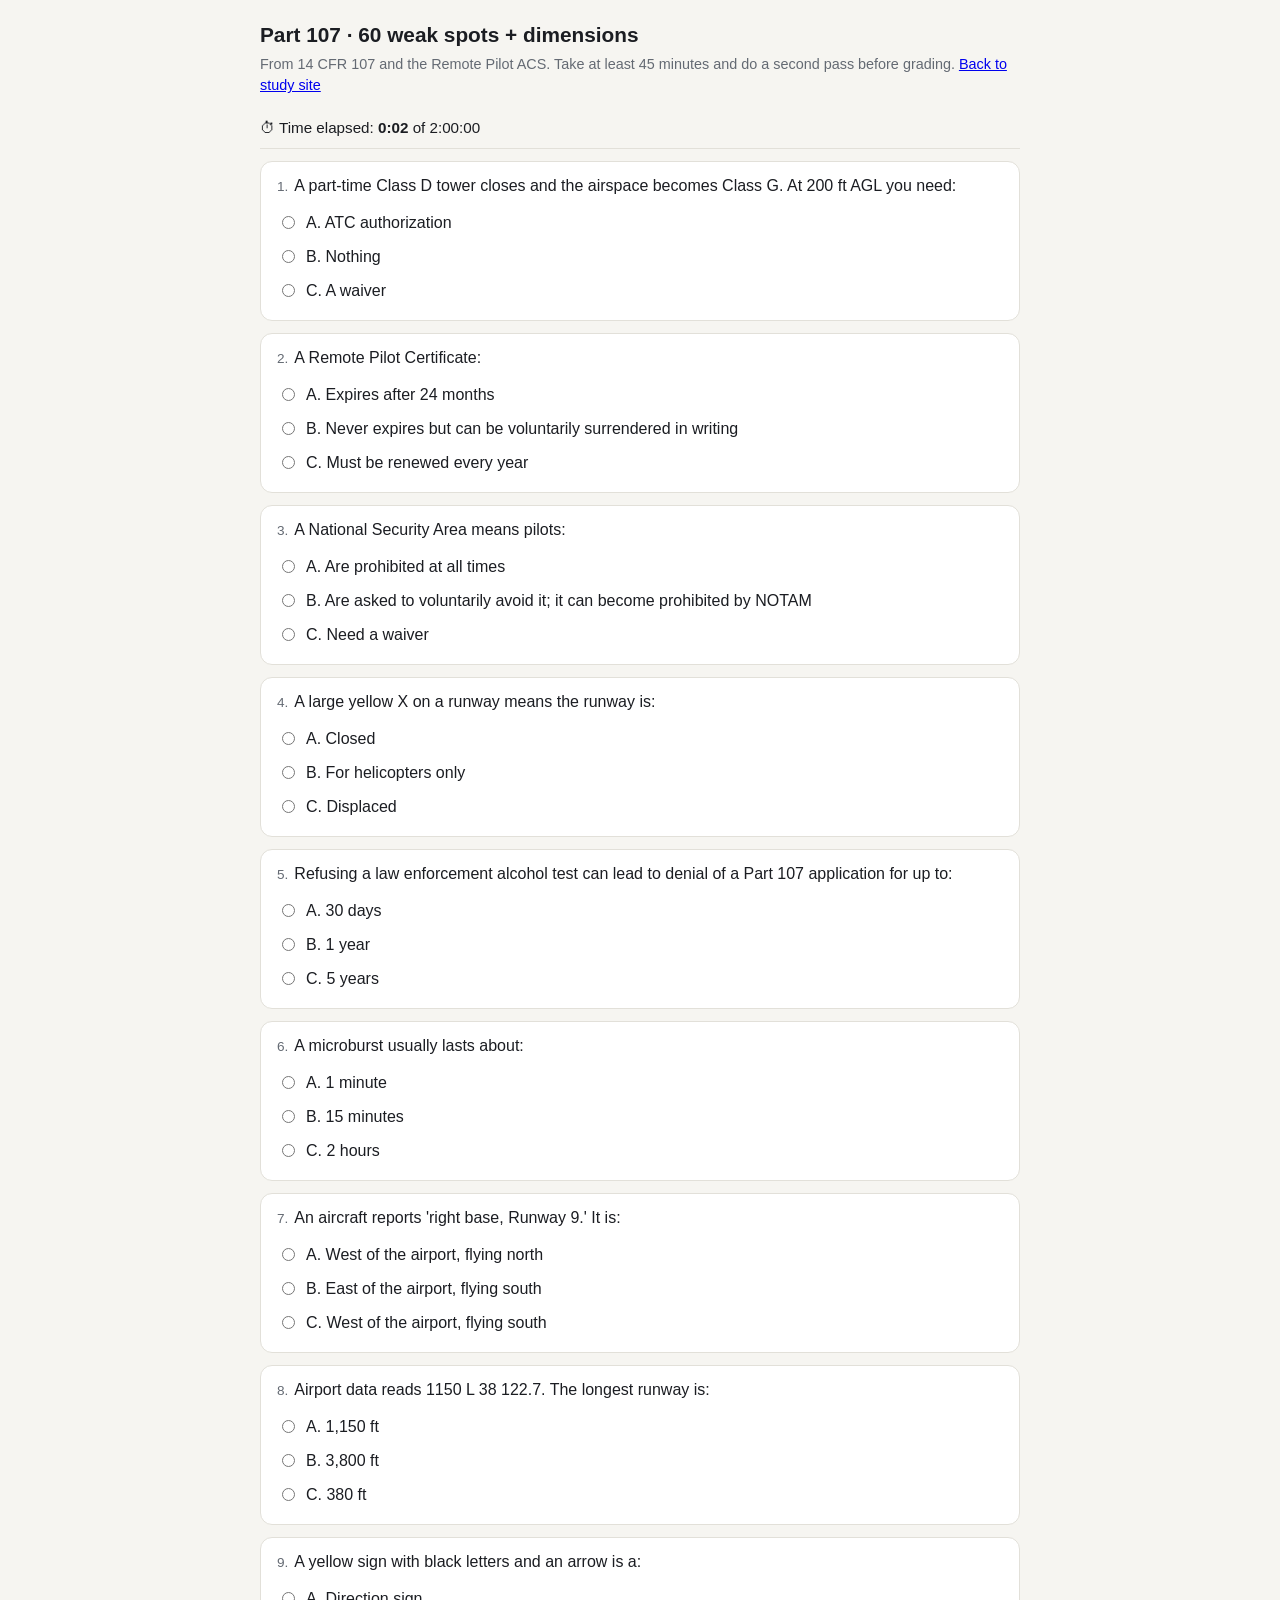
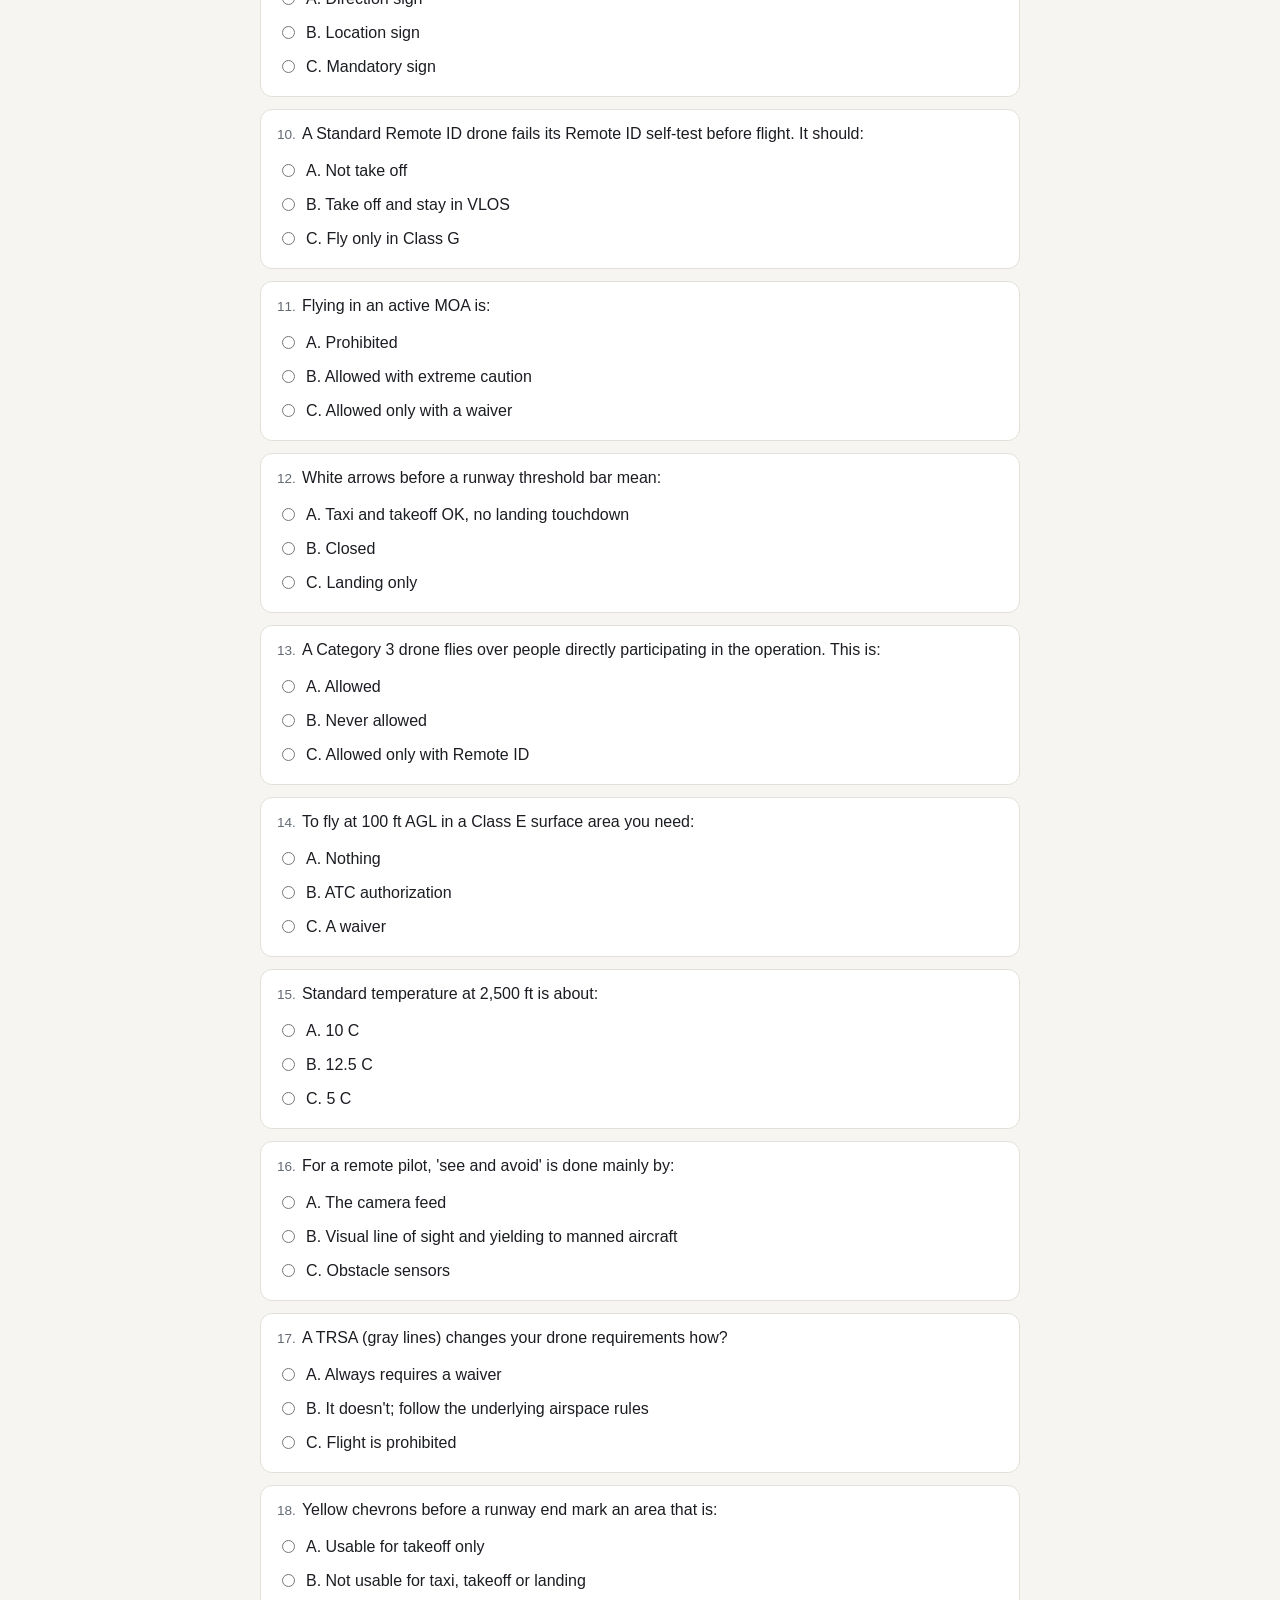
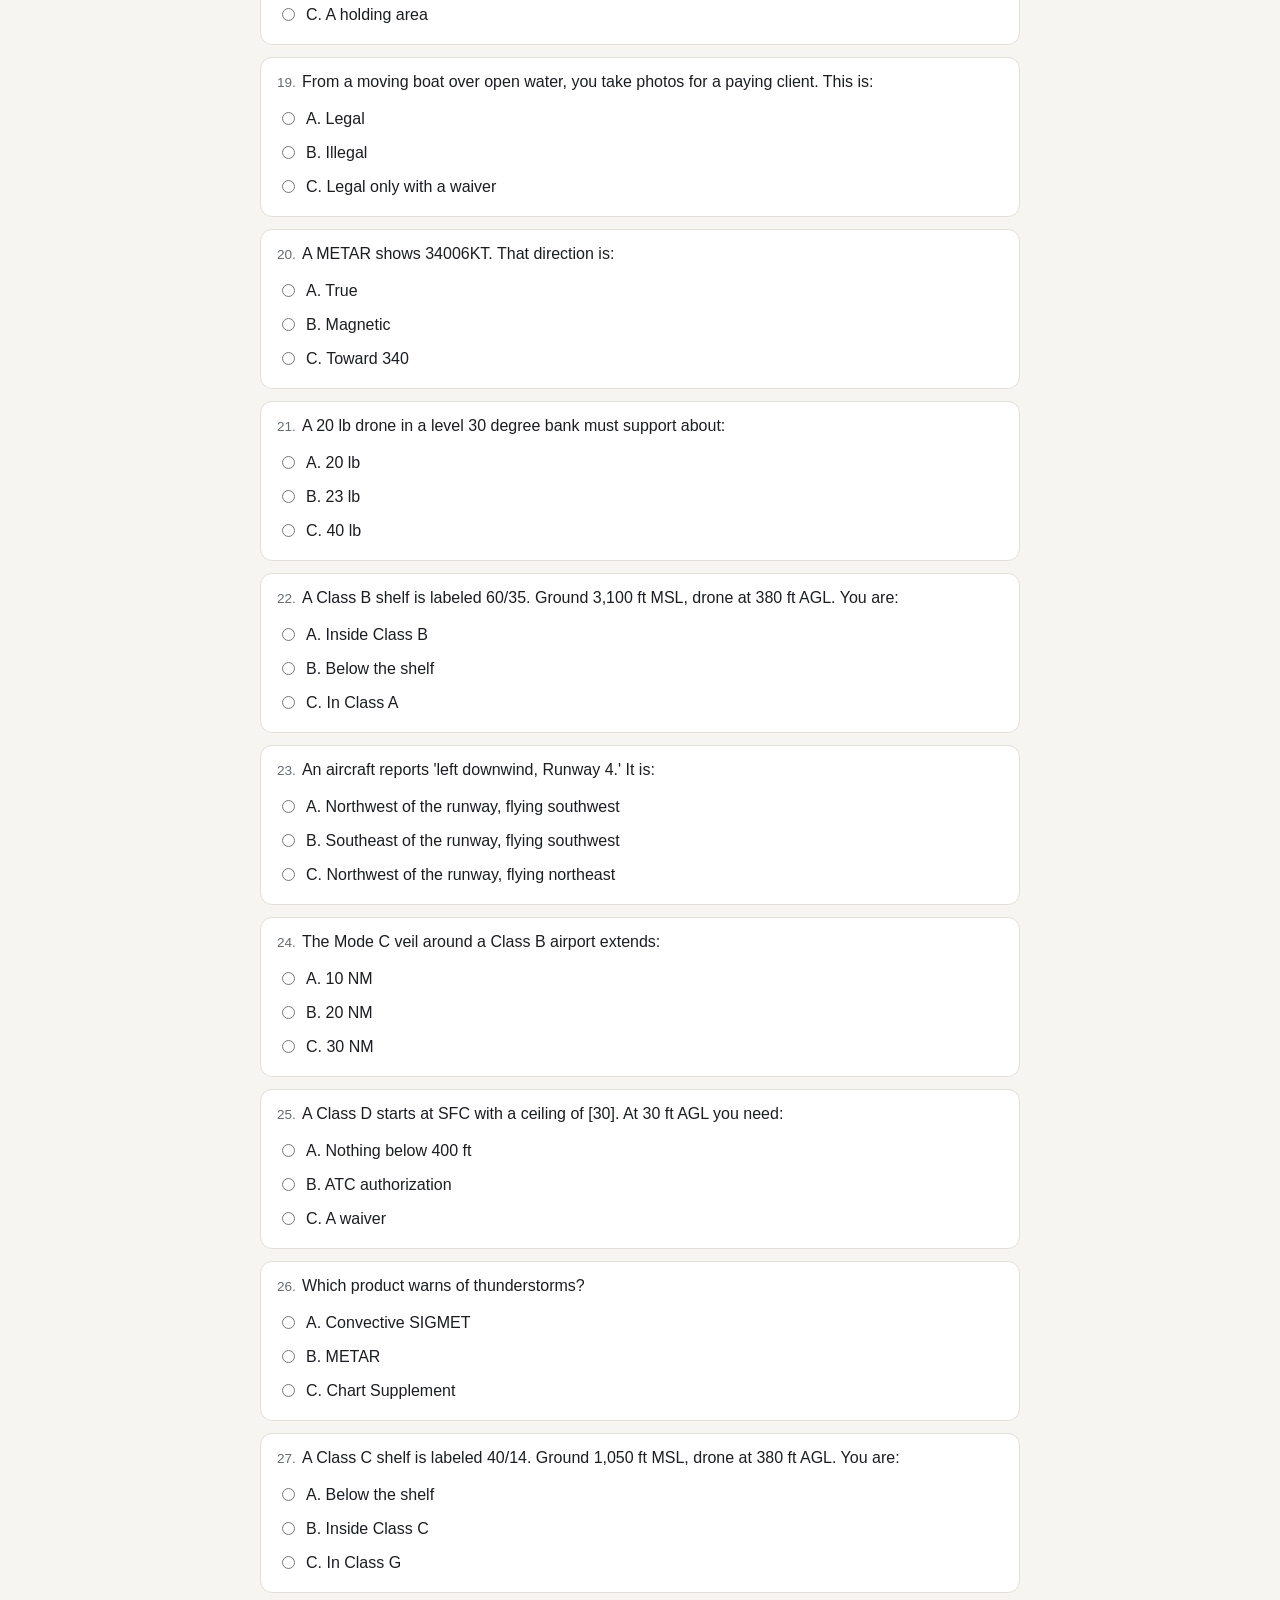
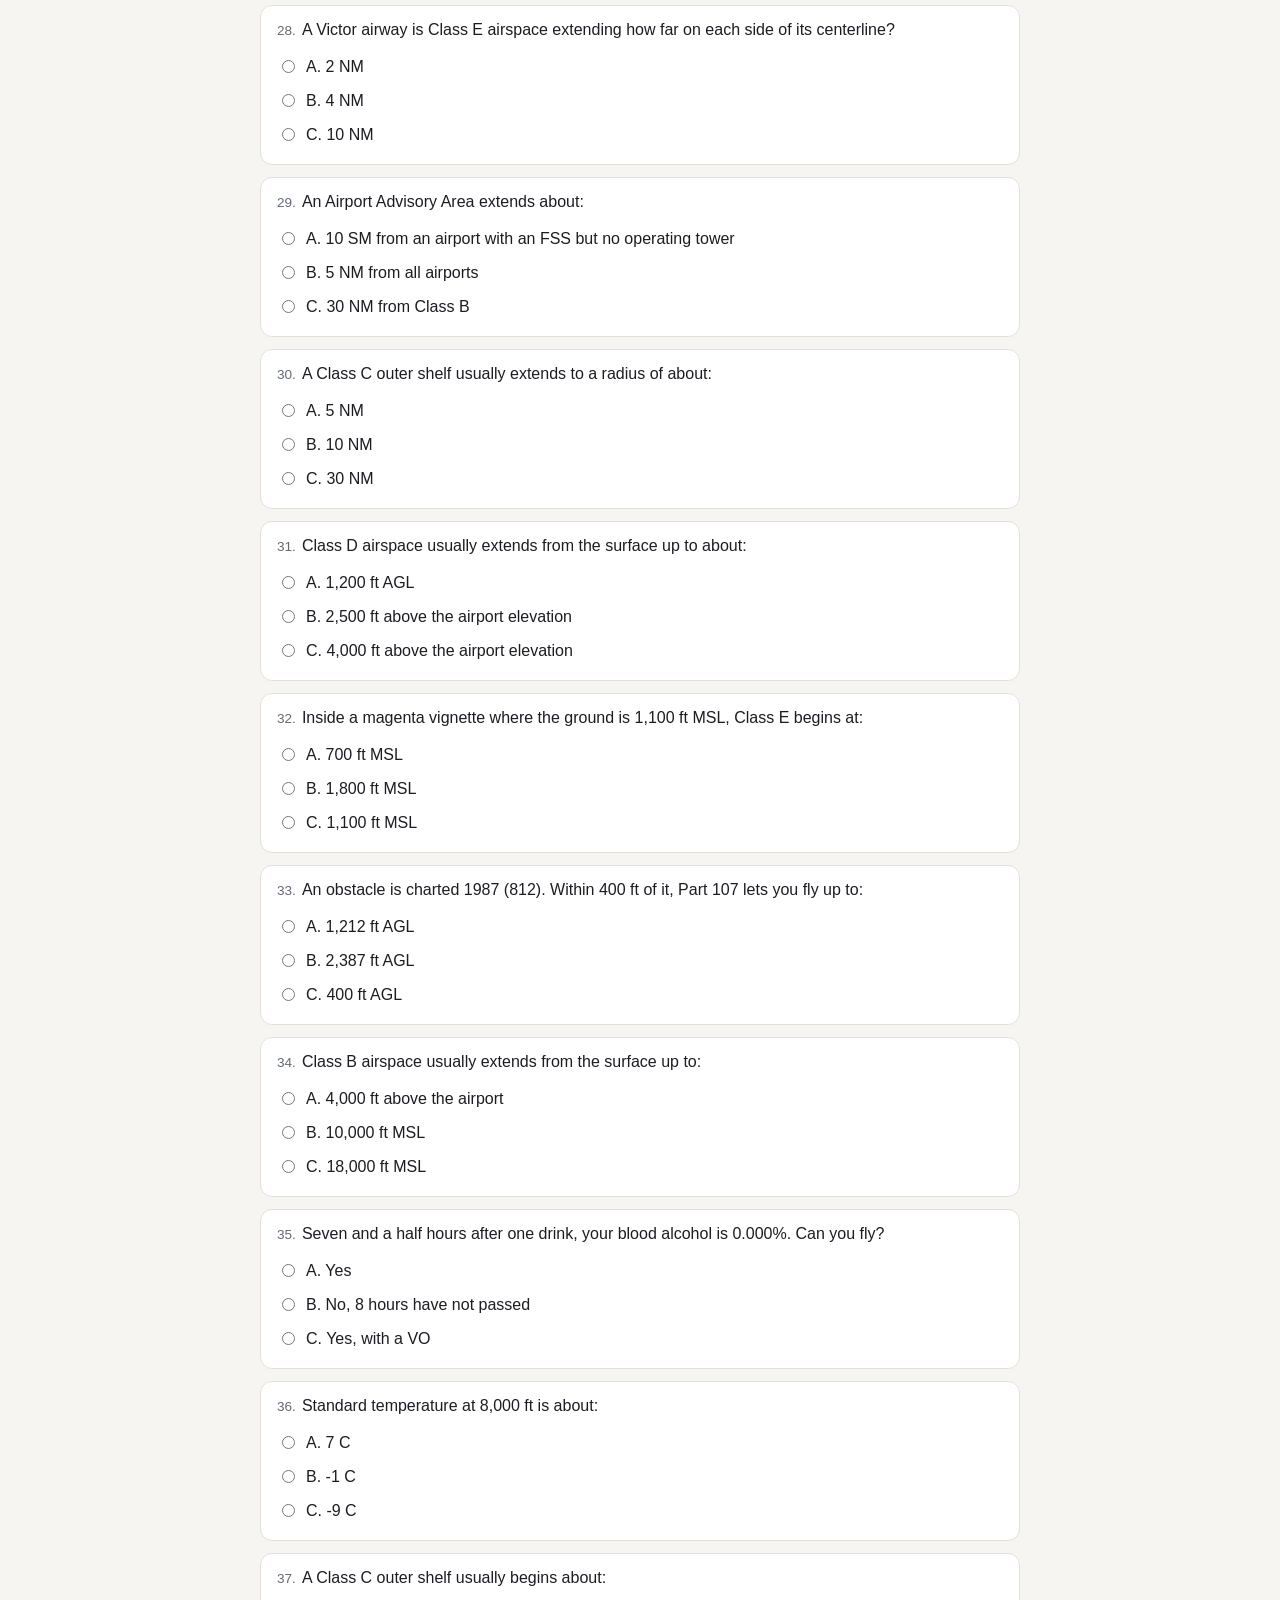
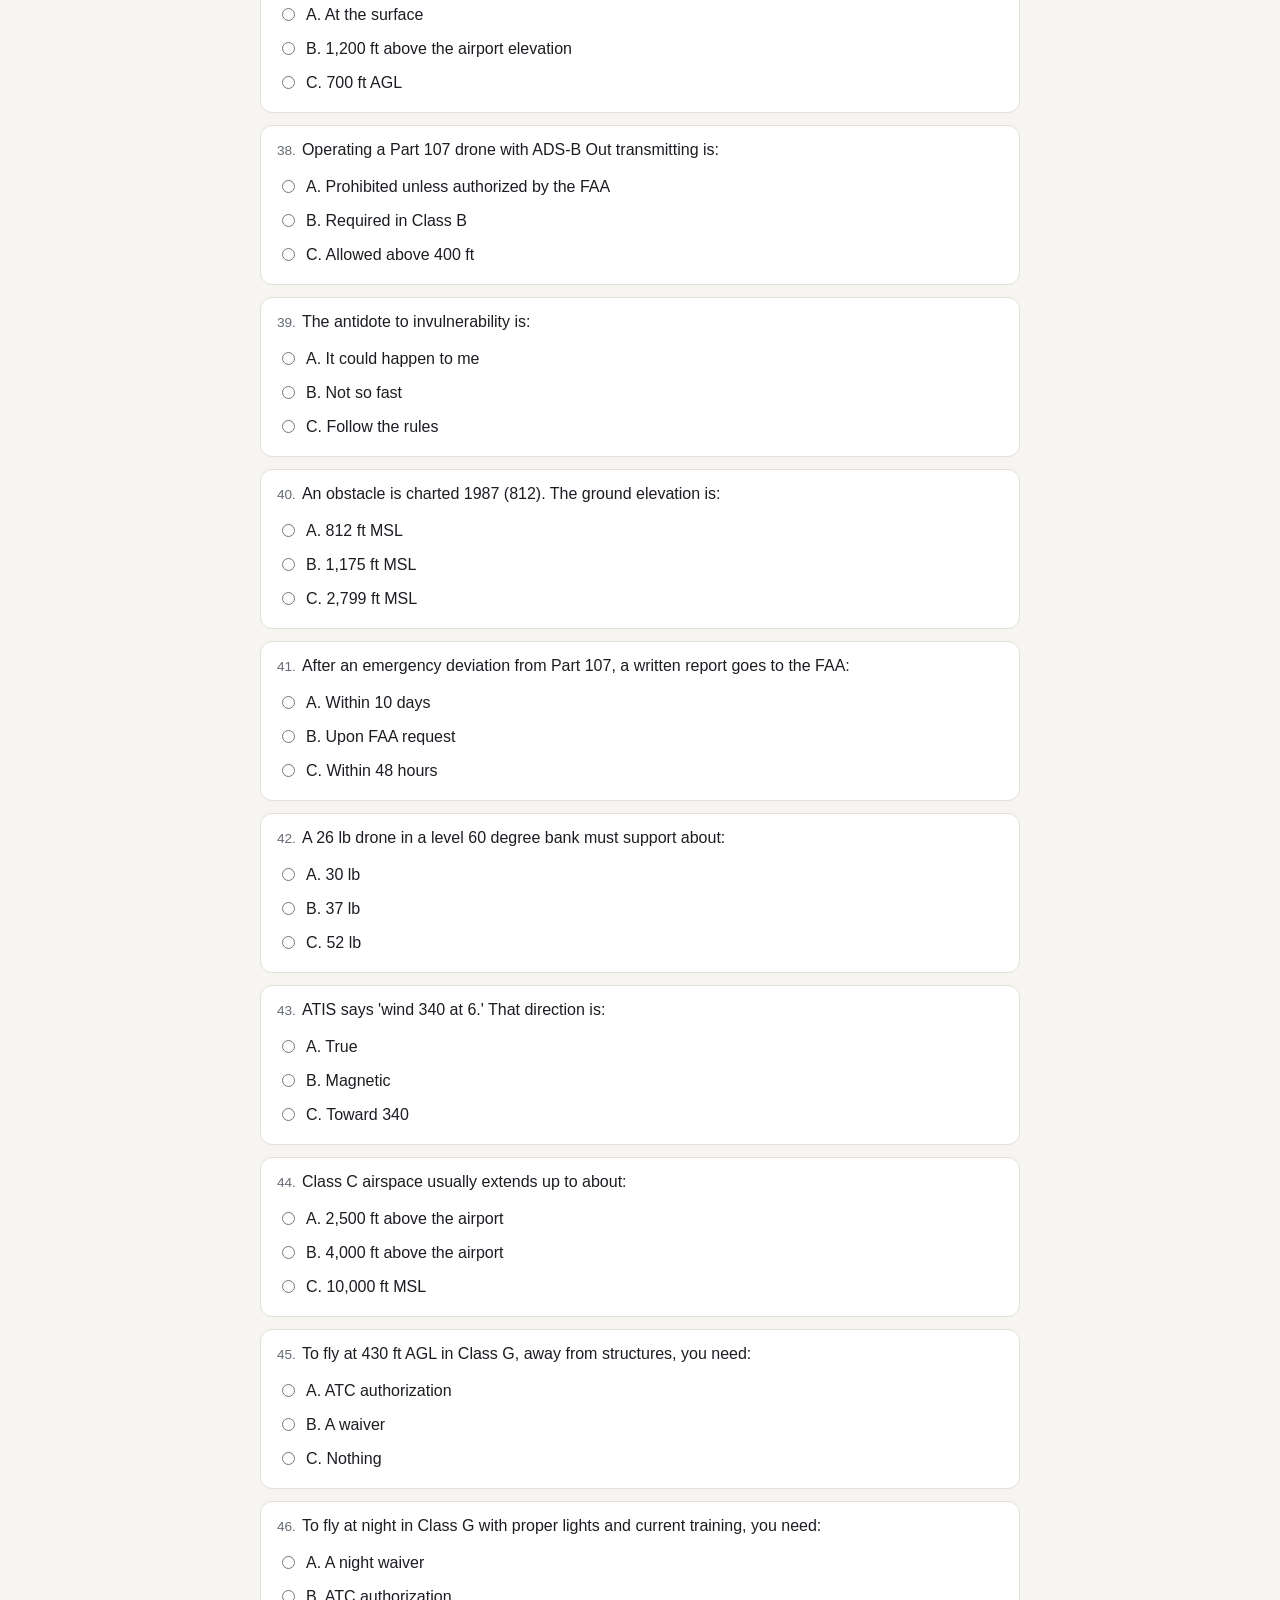
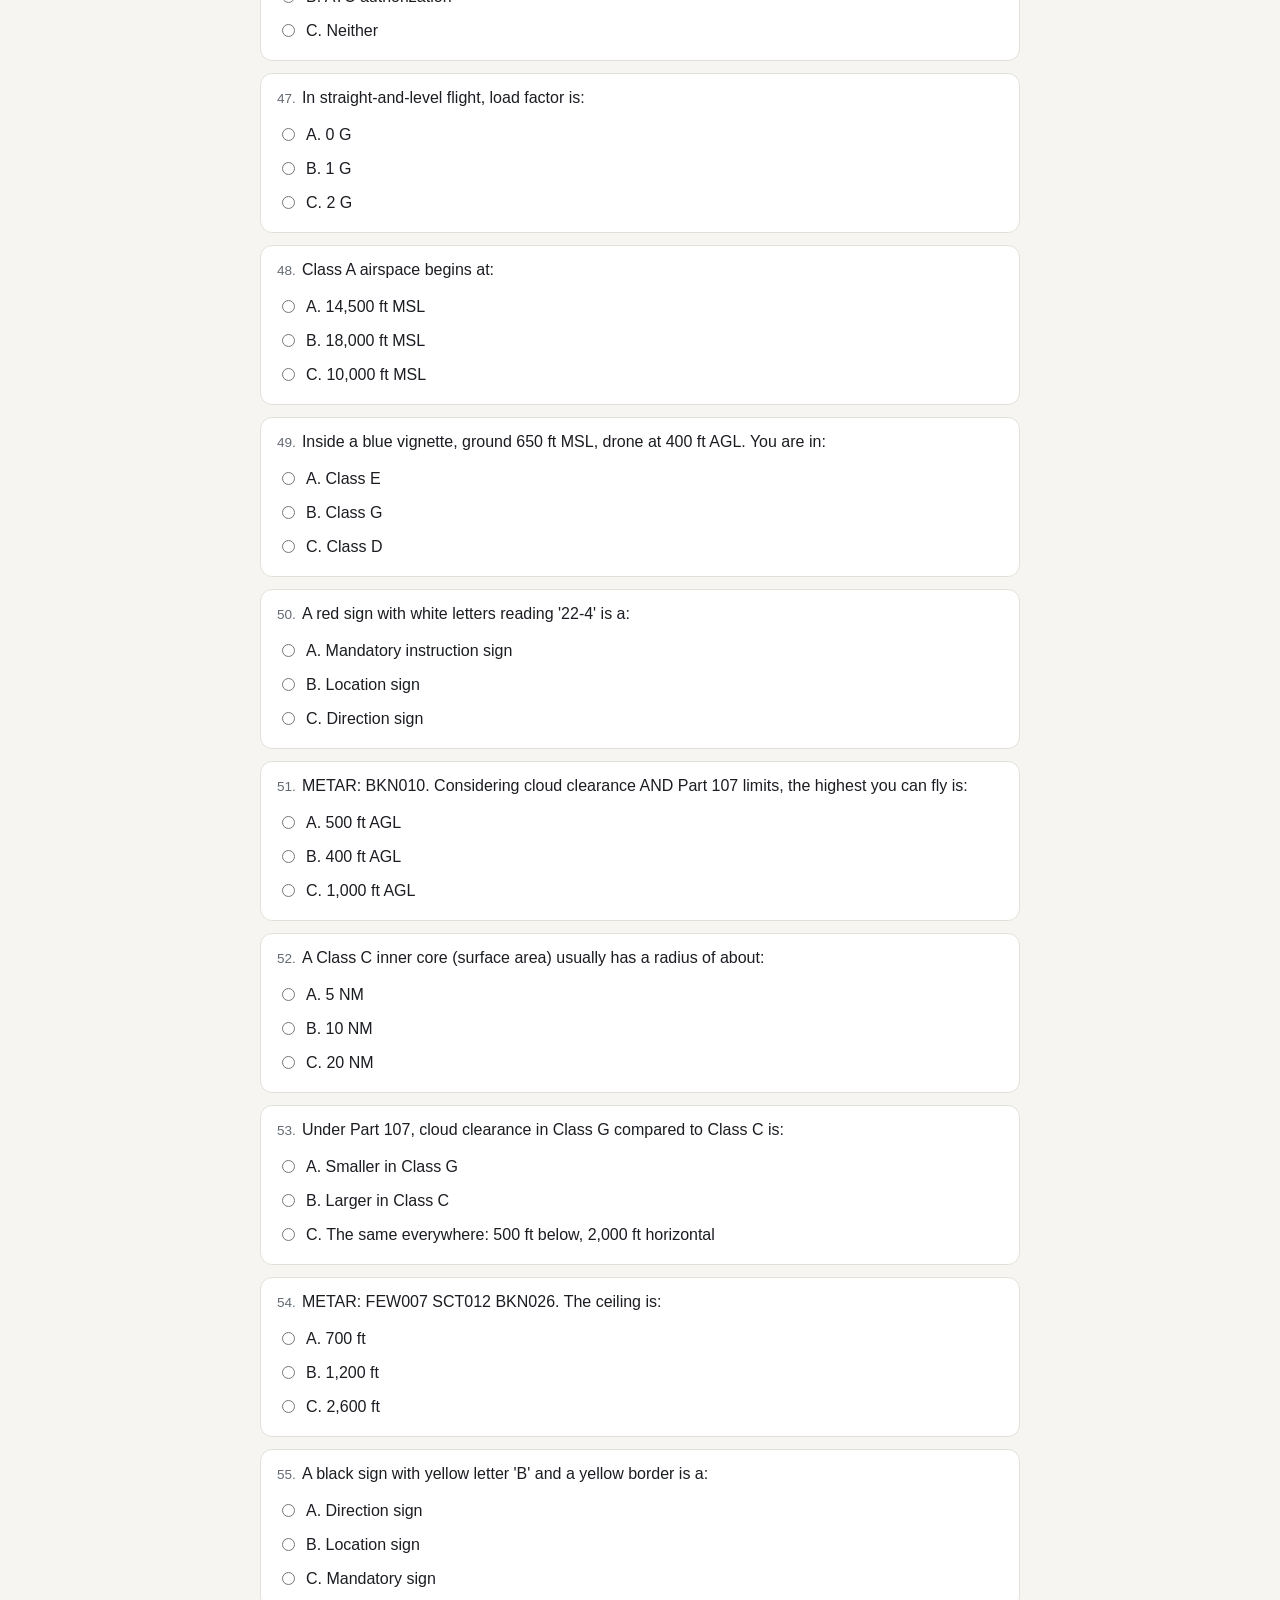
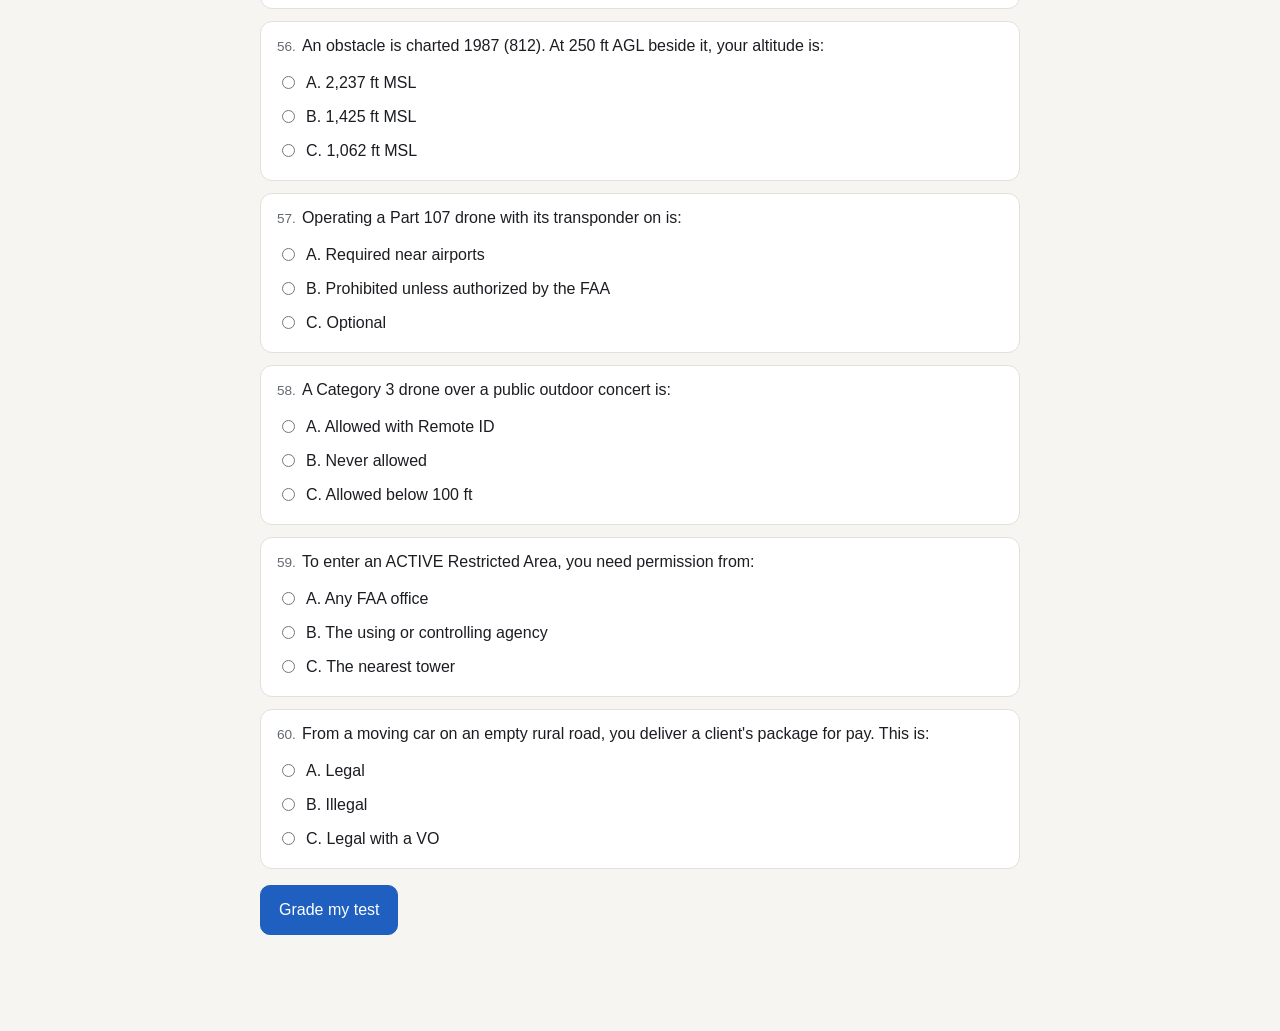
<file: part107/test2.html>
<!doctype html>
<html lang="en">
<head>
<meta charset="utf-8">
<meta name="viewport" content="width=device-width, initial-scale=1">
<title>Part 107 · 60 weak spots + dimensions</title>
<style>
:root{--bg:#f6f5f1;--card:#fff;--ink:#1b1d22;--muted:#646a73;--line:#e2e0d9;--good:#1e8a4c;--bad:#c0392b;--accent:#1f5fbf}
@media (prefers-color-scheme:dark){:root{--bg:#121417;--card:#1b1e23;--ink:#e9eaec;--muted:#9aa1ab;--line:#2b3038;--accent:#6ea3ff}}
body{margin:0;background:var(--bg);color:var(--ink);font:16px/1.5 -apple-system,BlinkMacSystemFont,"Segoe UI",Roboto,sans-serif}
main{max-width:760px;margin:0 auto;padding:16px 14px 80px}
h1{font-size:1.3rem;margin:.2rem 0}
.sub{color:var(--muted);font-size:.9rem;margin:0 0 12px}
.clock{position:sticky;top:0;background:var(--bg);padding:8px 0;border-bottom:1px solid var(--line);margin-bottom:12px;font-size:.95rem;z-index:2}
.qb{background:var(--card);border:1px solid var(--line);border-radius:12px;padding:12px 16px;margin:0 0 12px}
.qb.ok{border-color:var(--good)}.qb.bad{border-color:var(--bad)}.qb.miss{border-color:#c98a0b}
.qt{margin:0 0 8px}.qn{color:var(--muted);font-size:.85rem;margin-right:6px}
label{display:flex;gap:8px;align-items:flex-start;padding:5px 0;cursor:pointer}
label input{margin-top:5px}
.ex{font-size:.9rem;margin:8px 0 0;display:none}
button{font:inherit;padding:12px 18px;border-radius:10px;border:1px solid var(--accent);background:var(--accent);color:#fff;cursor:pointer}
button.sec{background:none;color:var(--accent)}
#err{color:var(--bad);font-size:.9rem;margin-left:8px}
.stats{display:flex;gap:10px;flex-wrap:wrap;margin:12px 0}
.stat{background:var(--card);border:1px solid var(--line);border-radius:10px;padding:10px 14px}
.stat b{display:block;font-size:1.4rem}
textarea{width:100%;min-height:160px;font:13px/1.4 ui-monospace,monospace;margin-top:8px;border-radius:8px;border:1px solid var(--line);background:var(--card);color:var(--ink);padding:8px;box-sizing:border-box}
</style>
</head>
<body>
<main>
<h1>Part 107 · 60 weak spots + dimensions</h1>
<p class="sub">From 14 CFR 107 and the Remote Pilot ACS. Take at least 45 minutes and do a second pass before grading. <a href="./">Back to study site</a></p>
<div class="clock">⏱ Time elapsed: <b id="clk">0:00</b> of 2:00:00</div>
<div id="qs"></div>
<p><button id="grade">Grade my test</button><span id="err"></span></p>
<div id="res"></div>
</main>
<script>
const Q0=[
["A Class C inner core (surface area) usually has a radius of about:",["5 NM","10 NM","20 NM"],0,"Class C core: 5 NM, from the surface up to about 4,000 ft above the airport."],
["A Class C outer shelf usually extends to a radius of about:",["5 NM","10 NM","30 NM"],1,"Shelf: 5 to 10 NM."],
["A Class C outer shelf usually begins about:",["At the surface","1,200 ft above the airport elevation","700 ft AGL"],1,"The chart shows the exact floor in MSL."],
["Class C airspace usually extends up to about:",["2,500 ft above the airport","4,000 ft above the airport","10,000 ft MSL"],1,"Class D about 2,500; Class C about 4,000; Class B about 10,000 MSL."],
["Class D airspace usually extends from the surface up to about:",["1,200 ft AGL","2,500 ft above the airport elevation","4,000 ft above the airport elevation"],1,"Charted ceiling in a box, in MSL."],
["Class B airspace usually extends from the surface up to:",["4,000 ft above the airport","10,000 ft MSL","18,000 ft MSL"],1,"Upside-down wedding cake."],
["Class A airspace begins at:",["14,500 ft MSL","18,000 ft MSL","10,000 ft MSL"],1,"18,000 MSL to FL600."],
["The Mode C veil around a Class B airport extends:",["10 NM","20 NM","30 NM"],2,"30 NM."],
["A Victor airway is Class E airspace extending how far on each side of its centerline?",["2 NM","4 NM","10 NM"],1,"4 NM each side, from 1,200 ft AGL."],
["Under Part 107, cloud clearance in Class G compared to Class C is:",["Smaller in Class G","Larger in Class C","The same everywhere: 500 ft below, 2,000 ft horizontal"],2,"Part 107 uses one rule in all airspace."],
["Inside a magenta vignette where the ground is 1,100 ft MSL, Class E begins at:",["700 ft MSL","1,800 ft MSL","1,100 ft MSL"],1,"700 AGL + 1,100 = 1,800 MSL."],
["Inside a blue vignette, ground 650 ft MSL, drone at 400 ft AGL. You are in:",["Class E","Class G","Class D"],1,"Both AGL: 400 is below 1,200, so Class G."],
["A Class C shelf is labeled 40/14. Ground 1,050 ft MSL, drone at 380 ft AGL. You are:",["Below the shelf","Inside Class C","In Class G"],1,"1,050 + 380 = 1,430 MSL, above 1,400."],
["A Class B shelf is labeled 60/35. Ground 3,100 ft MSL, drone at 380 ft AGL. You are:",["Inside Class B","Below the shelf","In Class A"],1,"3,100 + 380 = 3,480 MSL, below 3,500."],
["An obstacle is charted 1987 (812). The ground elevation is:",["812 ft MSL","1,175 ft MSL","2,799 ft MSL"],1,"1,987 minus 812."],
["An obstacle is charted 1987 (812). At 250 ft AGL beside it, your altitude is:",["2,237 ft MSL","1,425 ft MSL","1,062 ft MSL"],1,"Ground first: 1,175. Then + 250."],
["An obstacle is charted 1987 (812). Within 400 ft of it, Part 107 lets you fly up to:",["1,212 ft AGL","2,387 ft AGL","400 ft AGL"],0,"Use the AGL height: 812 + 400."],
["A Class D starts at SFC with a ceiling of [30]. At 30 ft AGL you need:",["Nothing below 400 ft","ATC authorization","A waiver"],1,"SFC = ground. Authorization at any height."],
["Standard temperature at 8,000 ft is about:",["7 C","-1 C","-9 C"],1,"15 minus 16 = -1 C."],
["Standard temperature at 2,500 ft is about:",["10 C","12.5 C","5 C"],0,"15 minus 5 = 10 C."],
["ATIS says 'wind 340 at 6.' That direction is:",["True","Magnetic","Toward 340"],1,"Spoken = magnetic."],
["A METAR shows 34006KT. That direction is:",["True","Magnetic","Toward 340"],0,"Written = true, and FROM."],
["Seven and a half hours after one drink, your blood alcohol is 0.000%. Can you fly?",["Yes","No, 8 hours have not passed","Yes, with a VO"],1,"8 hours AND under 0.04%."],
["A 26 lb drone in a level 60 degree bank must support about:",["30 lb","37 lb","52 lb"],2,"26 x 2."],
["A 20 lb drone in a level 30 degree bank must support about:",["20 lb","23 lb","40 lb"],1,"20 x 1.15."],
["In straight-and-level flight, load factor is:",["0 G","1 G","2 G"],1,"Normal gravity."],
["After an emergency deviation from Part 107, a written report goes to the FAA:",["Within 10 days","Upon FAA request","Within 48 hours"],1,"Emergency = they ask. Accident = you tell."],
["A Category 3 drone flies over people directly participating in the operation. This is:",["Allowed","Never allowed","Allowed only with Remote ID"],0,"Participants are fine; crowds never."],
["A Category 3 drone over a public outdoor concert is:",["Allowed with Remote ID","Never allowed","Allowed below 100 ft"],1,"Never over open-air assemblies."],
["From a moving car on an empty rural road, you deliver a client's package for pay. This is:",["Legal","Illegal","Legal with a VO"],1,"No carrying others' property for pay from a moving vehicle."],
["From a moving boat over open water, you take photos for a paying client. This is:",["Legal","Illegal","Legal only with a waiver"],0,"Sparsely populated, no property carried."],
["To fly at 100 ft AGL in a Class E surface area you need:",["Nothing","ATC authorization","A waiver"],1,"Airspace = authorization."],
["To fly at 430 ft AGL in Class G, away from structures, you need:",["ATC authorization","A waiver","Nothing"],1,"Rule = waiver."],
["To fly at night in Class G with proper lights and current training, you need:",["A night waiver","ATC authorization","Neither"],2,"No waiver, no authorization."],
["An aircraft reports 'right base, Runway 9.' It is:",["West of the airport, flying north","East of the airport, flying south","West of the airport, flying south"],0,"Landing east, approach from the west. Right traffic is on the south side; base flies toward the centerline, so north."],
["An aircraft reports 'left downwind, Runway 4.' It is:",["Northwest of the runway, flying southwest","Southeast of the runway, flying southwest","Northwest of the runway, flying northeast"],0,"Face northeast; left is northwest; downwind flies opposite: southwest."],
["Flying in an active MOA is:",["Prohibited","Allowed with extreme caution","Allowed only with a waiver"],1,"MOAs are not prohibited."],
["To enter an ACTIVE Restricted Area, you need permission from:",["Any FAA office","The using or controlling agency","The nearest tower"],1,"14 CFR 107.45."],
["A National Security Area means pilots:",["Are prohibited at all times","Are asked to voluntarily avoid it; it can become prohibited by NOTAM","Need a waiver"],1,"Voluntary unless a NOTAM says otherwise."],
["A TRSA (gray lines) changes your drone requirements how?",["Always requires a waiver","It doesn't; follow the underlying airspace rules","Flight is prohibited"],1,"TRSA participation is voluntary."],
["An Airport Advisory Area extends about:",["10 SM from an airport with an FSS but no operating tower","5 NM from all airports","30 NM from Class B"],0,"10 SM."],
["A red sign with white letters reading '22-4' is a:",["Mandatory instruction sign","Location sign","Direction sign"],0,"Red = STOP."],
["A black sign with yellow letter 'B' and a yellow border is a:",["Direction sign","Location sign","Mandatory sign"],1,"Black = where you ARE."],
["A yellow sign with black letters and an arrow is a:",["Direction sign","Location sign","Mandatory sign"],0,"Yellow = where to GO."],
["Yellow chevrons before a runway end mark an area that is:",["Usable for takeoff only","Not usable for taxi, takeoff or landing","A holding area"],1,"Blast pad or stopway."],
["White arrows before a runway threshold bar mean:",["Taxi and takeoff OK, no landing touchdown","Closed","Landing only"],0,"Displaced threshold."],
["A large yellow X on a runway means the runway is:",["Closed","For helicopters only","Displaced"],0,"Closed."],
["Operating a Part 107 drone with its transponder on is:",["Required near airports","Prohibited unless authorized by the FAA","Optional"],1,"14 CFR 107.52."],
["Operating a Part 107 drone with ADS-B Out transmitting is:",["Prohibited unless authorized by the FAA","Required in Class B","Allowed above 400 ft"],0,"14 CFR 107.53."],
["Refusing a law enforcement alcohol test can lead to denial of a Part 107 application for up to:",["30 days","1 year","5 years"],1,"14 CFR 107.59."],
["A Remote Pilot Certificate:",["Expires after 24 months","Never expires but can be voluntarily surrendered in writing","Must be renewed every year"],1,"Recurrent training keeps privileges current."],
["A microburst usually lasts about:",["1 minute","15 minutes","2 hours"],1,"About 15 minutes, under 1 mile wide."],
["Which product warns of thunderstorms?",["Convective SIGMET","METAR","Chart Supplement"],0,"Convective SIGMET."],
["Airport data reads 1150 L 38 122.7. The longest runway is:",["1,150 ft","3,800 ft","380 ft"],1,"Hundreds of feet."],
["METAR: FEW007 SCT012 BKN026. The ceiling is:",["700 ft","1,200 ft","2,600 ft"],2,"First BKN or OVC."],
["METAR: BKN010. Considering cloud clearance AND Part 107 limits, the highest you can fly is:",["500 ft AGL","400 ft AGL","1,000 ft AGL"],1,"1,000 minus 500 = 500, but Part 107 caps you at 400."],
["The antidote to invulnerability is:",["It could happen to me","Not so fast","Follow the rules"],0,"Invulnerability = it won't happen to me."],
["For a remote pilot, 'see and avoid' is done mainly by:",["The camera feed","Visual line of sight and yielding to manned aircraft","Obstacle sensors"],1,"Unaided eyes and yielding."],
["A part-time Class D tower closes and the airspace becomes Class G. At 200 ft AGL you need:",["ATC authorization","Nothing","A waiver"],1,"Class G needs no authorization. If it becomes Class E surface, you would."],
["A Standard Remote ID drone fails its Remote ID self-test before flight. It should:",["Not take off","Take off and stay in VLOS","Fly only in Class G"],0,"Standard RID drones shouldn't take off if RID isn't working."]
];
const Q=Q0.slice();for(let i=Q.length-1;i>0;i--){const j=Math.floor(Math.random()*(i+1));[Q[i],Q[j]]=[Q[j],Q[i]];}
const qs=document.getElementById("qs");
Q.forEach((q,i)=>{const d=document.createElement("div");d.className="qb";d.id="b"+i;
d.innerHTML='<p class="qt"><span class="qn">'+(i+1)+'.</span>'+q[0]+'</p>'+q[1].map((o,j)=>'<label><input type="radio" name="q'+i+'" value="'+j+'"><span>'+"ABC"[j]+". "+o+'</span></label>').join("")+'<p class="ex" id="e'+i+'"></p>';
qs.appendChild(d);});
const t0=Date.now();let done=false;const fmt=s=>Math.floor(s/60)+":"+String(s%60).padStart(2,"0");
const tick=setInterval(()=>{if(!done)document.getElementById("clk").textContent=fmt(Math.round((Date.now()-t0)/1000));},1000);
qs.addEventListener("change",()=>{document.getElementById("err").textContent="";});
document.getElementById("grade").onclick=()=>{
if(done)return;
const ans=Q.map((q,i)=>{const c=document.querySelector('input[name="q'+i+'"]:checked');return c?+c.value:null;});
const left=ans.filter(a=>a===null).length;
if(left){document.getElementById("err").textContent="Answer all questions first ("+left+" left)";const f=ans.indexOf(null);document.getElementById("b"+f).classList.add("miss");document.getElementById("b"+f).scrollIntoView({behavior:"smooth",block:"center"});return;}
done=true;clearInterval(tick);const secs=Math.round((Date.now()-t0)/1000);let right=0;const missed=[];
Q.forEach((q,i)=>{const ok=ans[i]===q[2];const b=document.getElementById("b"+i);b.classList.remove("miss");b.classList.add(ok?"ok":"bad");
document.querySelectorAll('input[name="q'+i+'"]').forEach(x=>x.disabled=true);
if(ok)right++;else{missed.push(i);const e=document.getElementById("e"+i);e.style.display="block";e.innerHTML="Your answer: "+"ABC"[ans[i]]+". "+q[1][ans[i]]+"<br>Correct: "+"ABC"[q[2]]+". "+q[1][q[2]]+"<br>"+q[3];}});
const pct=Math.round(100*right/Q.length);
const text="Weak spots 60: "+right+"/60 ("+pct+"%) in "+fmt(secs)+". My misses:\n"+missed.map(i=>"#"+(i+1)+": "+Q[i][0]+" | I answered: "+Q[i][1][ans[i]]+" | Correct: "+Q[i][1][Q[i][2]]).join("\n");
document.getElementById("res").innerHTML='<div class="stats"><div class="stat">Score<b>'+right+' / 60</b></div><div class="stat">Percent<b>'+pct+'%</b></div><div class="stat">Time<b>'+fmt(secs)+'</b></div></div>'+
(missed.length?'<p><button id="copy">Copy my misses</button> then paste them to Claude.</p><textarea id="ta" readonly></textarea>':'<p>Perfect score.</p>');
const ta=document.getElementById("ta");if(ta){ta.value=text;document.getElementById("copy").onclick=()=>{ta.select();try{navigator.clipboard.writeText(text).then(()=>{document.getElementById("copy").textContent="Copied ✓";}).catch(()=>{document.execCommand("copy");document.getElementById("copy").textContent="Copied ✓";});}catch(e){document.execCommand("copy");}};}
document.getElementById("res").scrollIntoView({behavior:"smooth"});
};
</script>
</body>
</html>
</file>
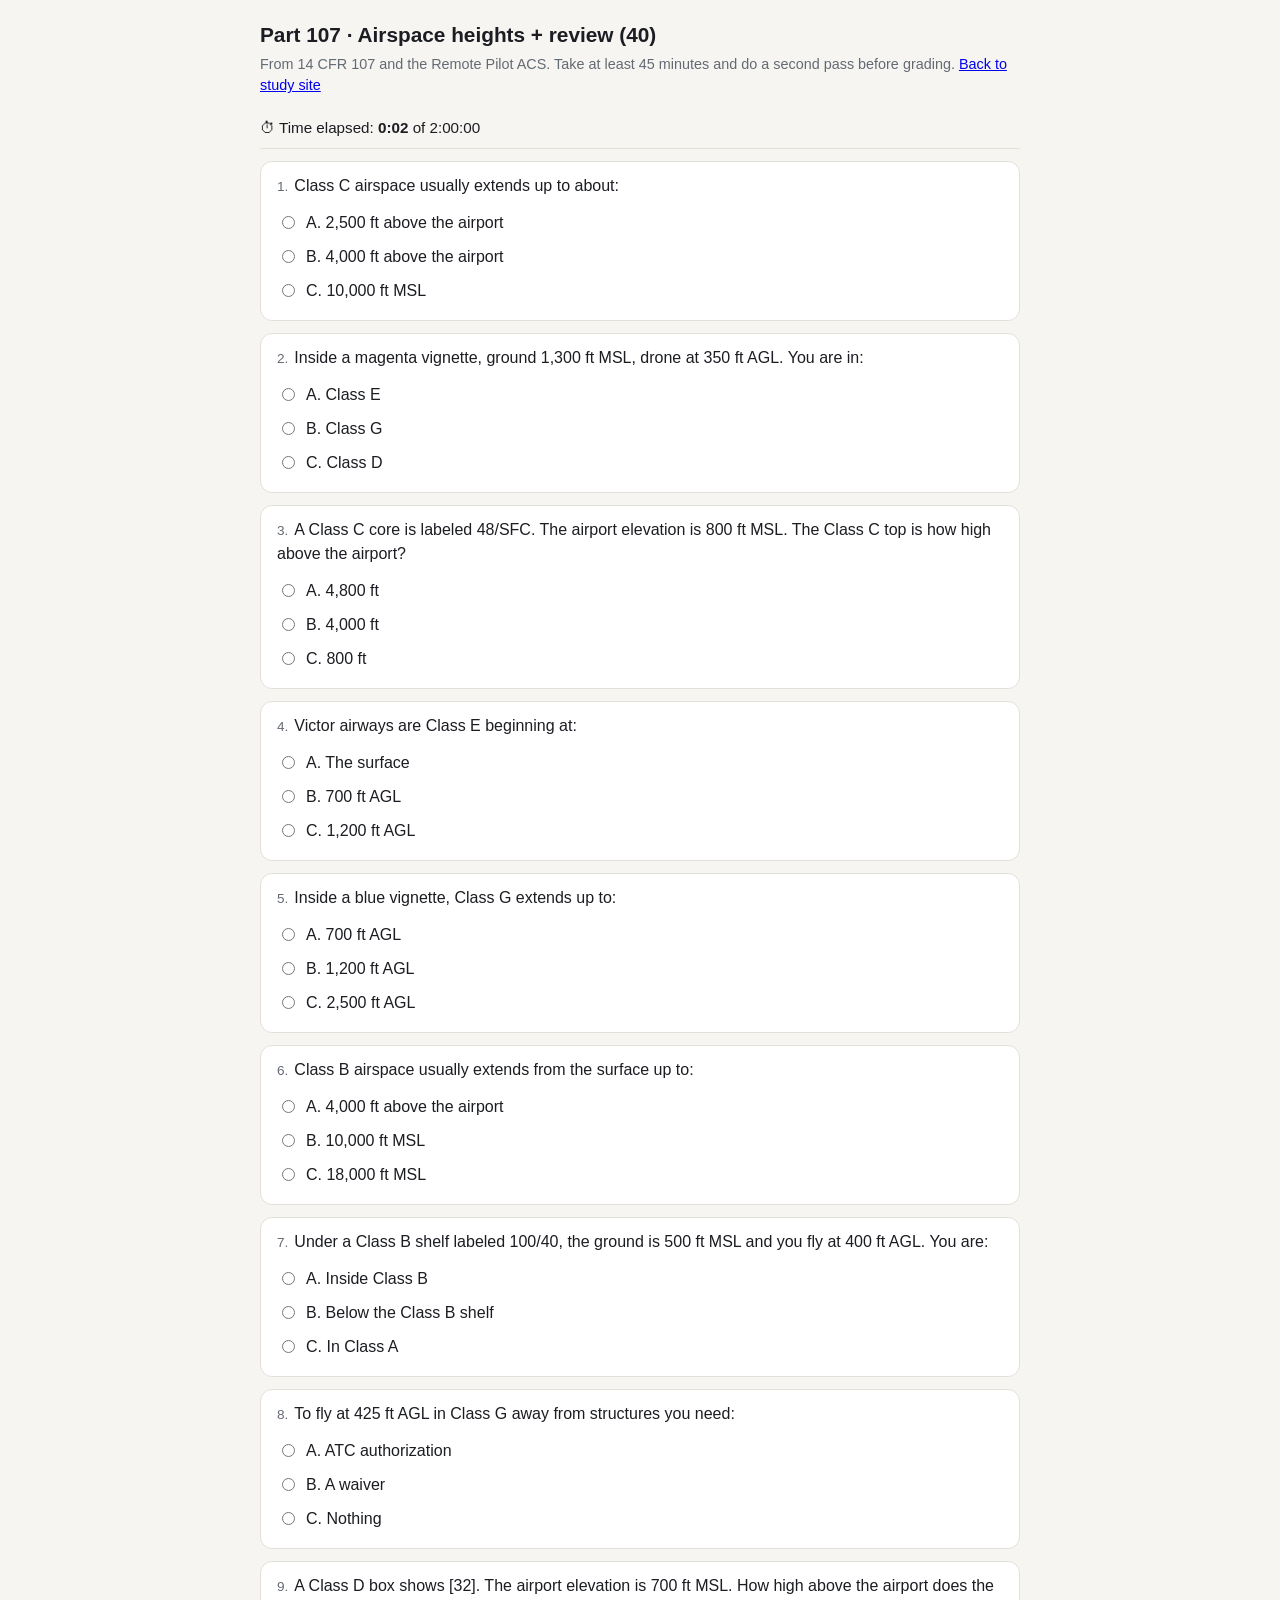
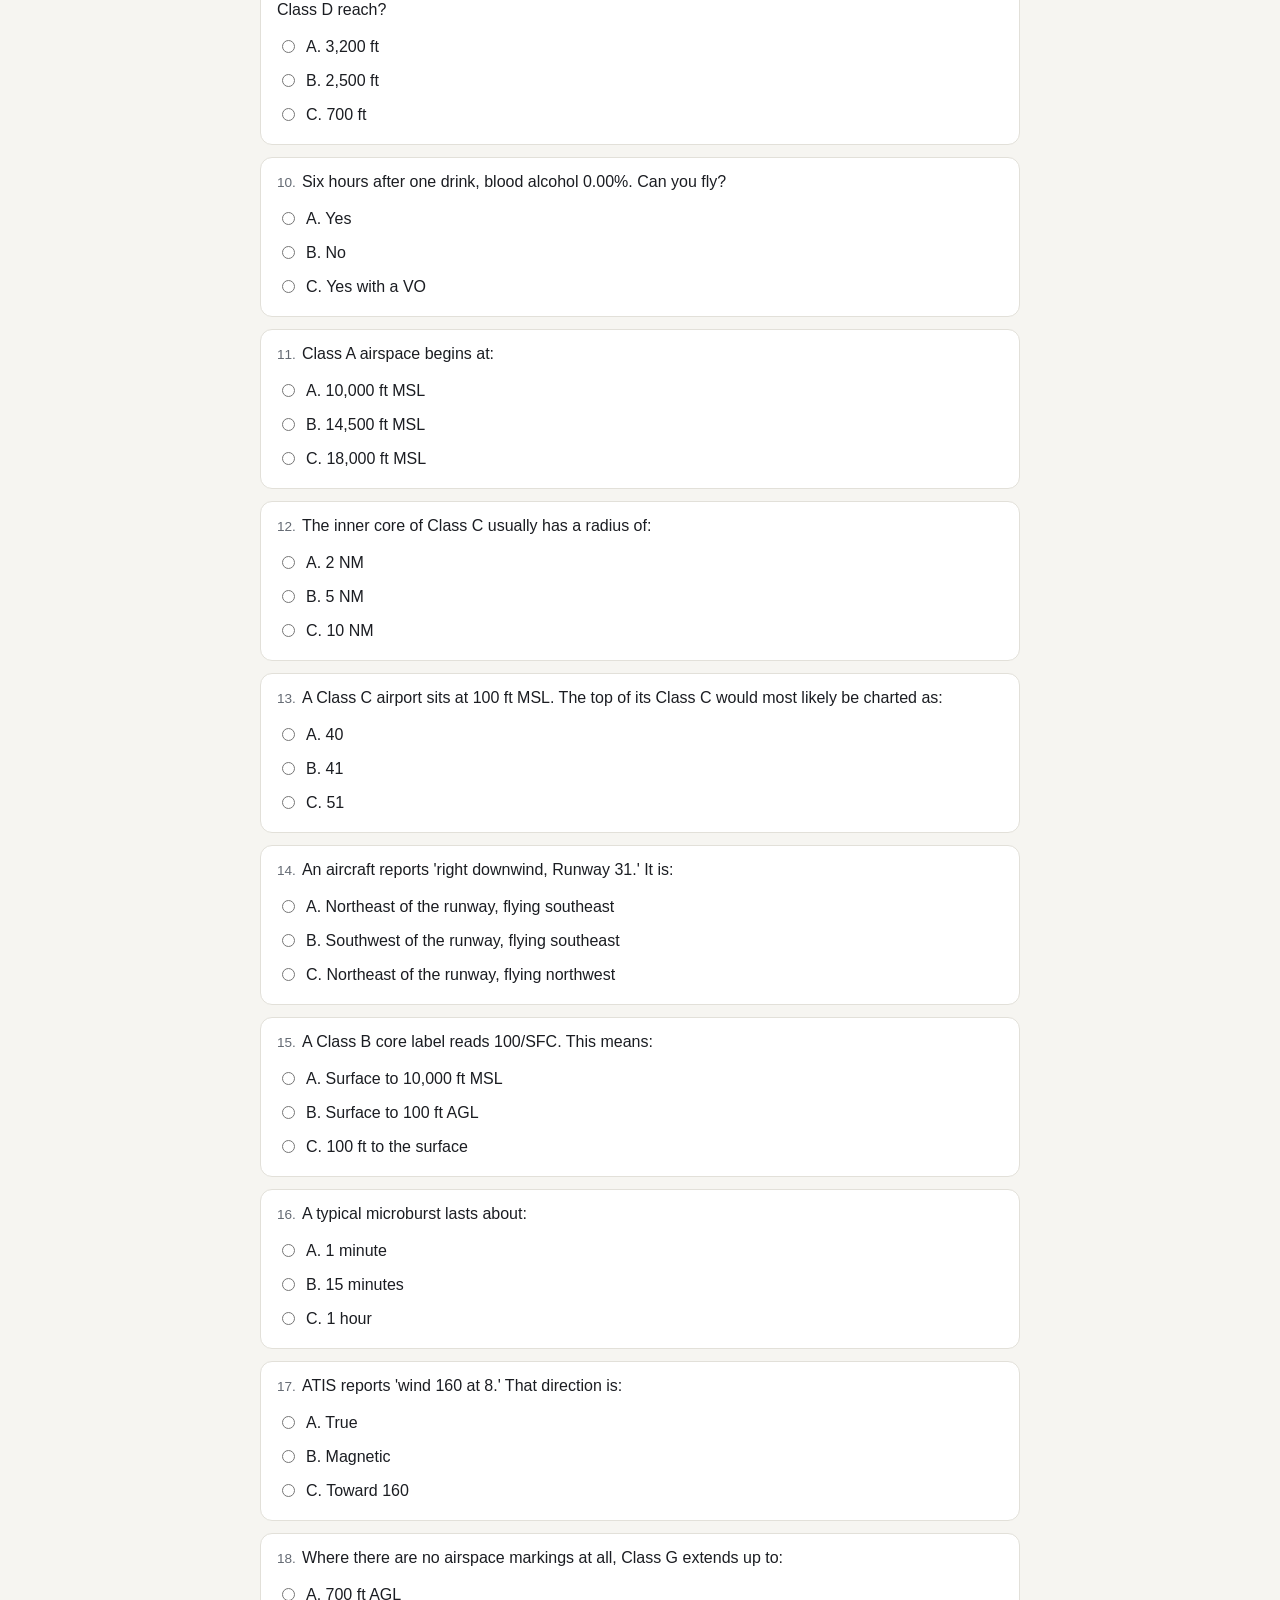
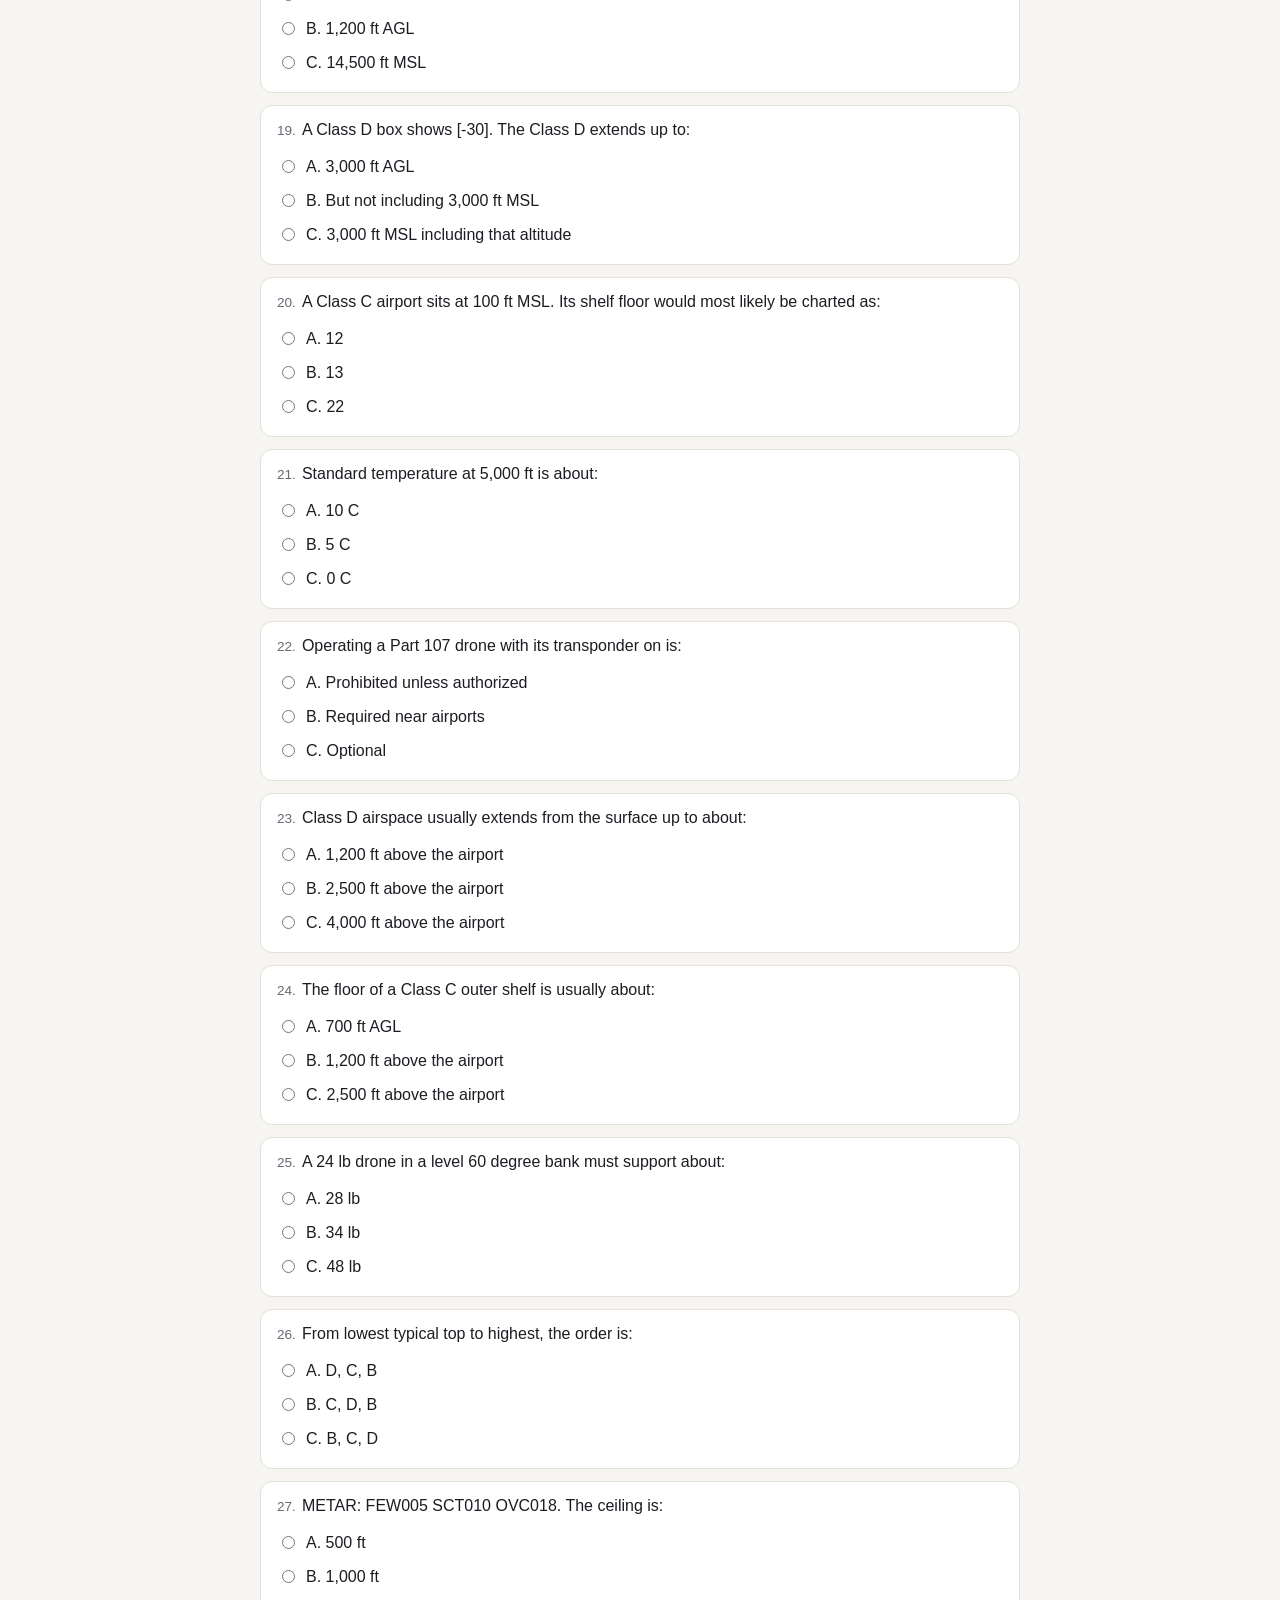
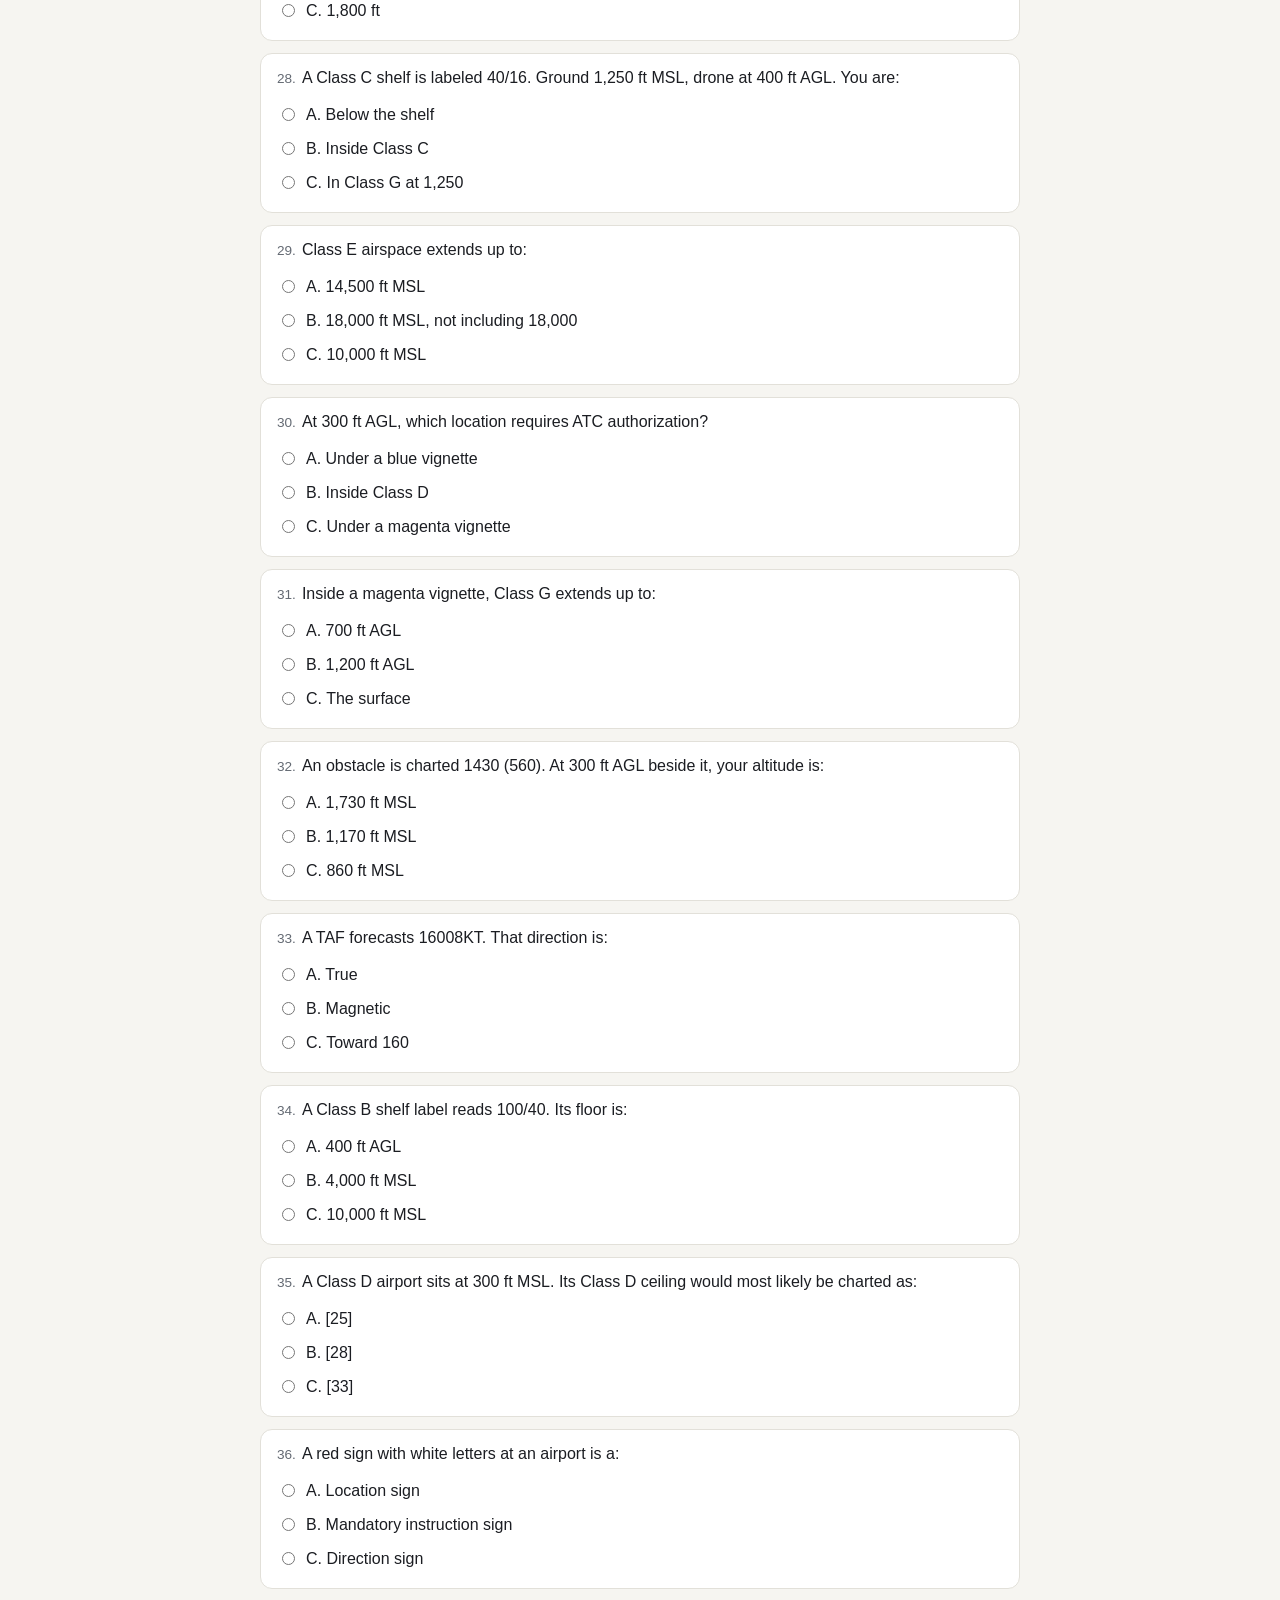
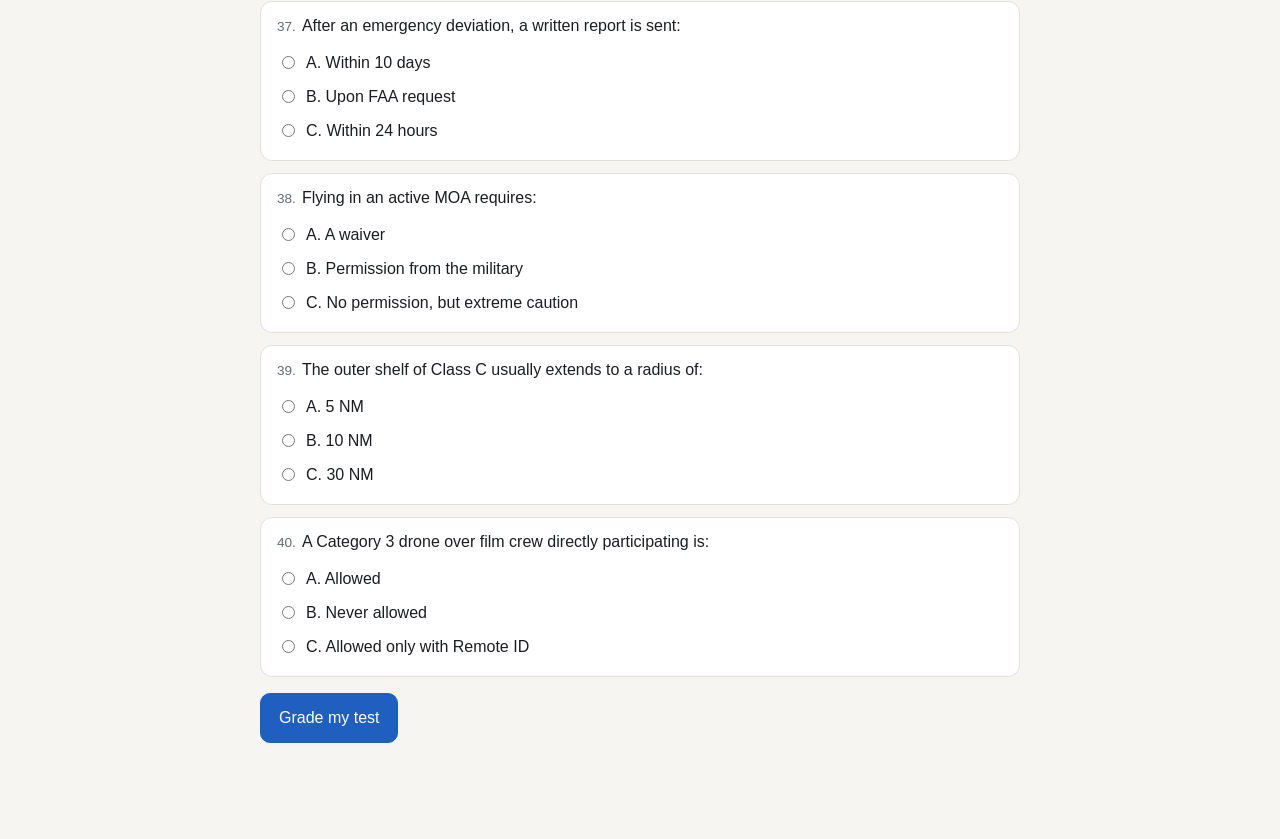
<file: part107/test3.html>
<!doctype html>
<html lang="en">
<head>
<meta charset="utf-8">
<meta name="viewport" content="width=device-width, initial-scale=1">
<title>Part 107 · Airspace heights + review (40)</title>
<style>
:root{--bg:#f6f5f1;--card:#fff;--ink:#1b1d22;--muted:#646a73;--line:#e2e0d9;--good:#1e8a4c;--bad:#c0392b;--accent:#1f5fbf}
@media (prefers-color-scheme:dark){:root{--bg:#121417;--card:#1b1e23;--ink:#e9eaec;--muted:#9aa1ab;--line:#2b3038;--accent:#6ea3ff}}
body{margin:0;background:var(--bg);color:var(--ink);font:16px/1.5 -apple-system,BlinkMacSystemFont,"Segoe UI",Roboto,sans-serif}
main{max-width:760px;margin:0 auto;padding:16px 14px 80px}
h1{font-size:1.3rem;margin:.2rem 0}
.sub{color:var(--muted);font-size:.9rem;margin:0 0 12px}
.clock{position:sticky;top:0;background:var(--bg);padding:8px 0;border-bottom:1px solid var(--line);margin-bottom:12px;font-size:.95rem;z-index:2}
.qb{background:var(--card);border:1px solid var(--line);border-radius:12px;padding:12px 16px;margin:0 0 12px}
.qb.ok{border-color:var(--good)}.qb.bad{border-color:var(--bad)}.qb.miss{border-color:#c98a0b}
.qt{margin:0 0 8px}.qn{color:var(--muted);font-size:.85rem;margin-right:6px}
label{display:flex;gap:8px;align-items:flex-start;padding:5px 0;cursor:pointer}
label input{margin-top:5px}
.ex{font-size:.9rem;margin:8px 0 0;display:none}
button{font:inherit;padding:12px 18px;border-radius:10px;border:1px solid var(--accent);background:var(--accent);color:#fff;cursor:pointer}
button.sec{background:none;color:var(--accent)}
#err{color:var(--bad);font-size:.9rem;margin-left:8px}
.stats{display:flex;gap:10px;flex-wrap:wrap;margin:12px 0}
.stat{background:var(--card);border:1px solid var(--line);border-radius:10px;padding:10px 14px}
.stat b{display:block;font-size:1.4rem}
textarea{width:100%;min-height:160px;font:13px/1.4 ui-monospace,monospace;margin-top:8px;border-radius:8px;border:1px solid var(--line);background:var(--card);color:var(--ink);padding:8px;box-sizing:border-box}
</style>
</head>
<body>
<main>
<h1>Part 107 · Airspace heights + review (40)</h1>
<p class="sub">From 14 CFR 107 and the Remote Pilot ACS. Take at least 45 minutes and do a second pass before grading. <a href="./">Back to study site</a></p>
<div class="clock">⏱ Time elapsed: <b id="clk">0:00</b> of 2:00:00</div>
<div id="qs"></div>
<p><button id="grade">Grade my test</button><span id="err"></span></p>
<div id="res"></div>
</main>
<script>
const Q0=[
["Class D airspace usually extends from the surface up to about:",["1,200 ft above the airport","2,500 ft above the airport","4,000 ft above the airport"],1,"D = 2,500."],
["Class C airspace usually extends up to about:",["2,500 ft above the airport","4,000 ft above the airport","10,000 ft MSL"],1,"C = 4,000 above the airport."],
["Class B airspace usually extends from the surface up to:",["4,000 ft above the airport","10,000 ft MSL","18,000 ft MSL"],1,"B = 10,000 MSL."],
["Class A airspace begins at:",["10,000 ft MSL","14,500 ft MSL","18,000 ft MSL"],2,"A = 18,000 MSL."],
["The floor of a Class C outer shelf is usually about:",["700 ft AGL","1,200 ft above the airport","2,500 ft above the airport"],1,"Shelf floor ~1,200 above the airport."],
["The inner core of Class C usually has a radius of:",["2 NM","5 NM","10 NM"],1,"Core 5 NM, shelf to 10 NM."],
["The outer shelf of Class C usually extends to a radius of:",["5 NM","10 NM","30 NM"],1,"10 NM."],
["Where there are no airspace markings at all, Class G extends up to:",["700 ft AGL","1,200 ft AGL","14,500 ft MSL"],2,"Class E begins at 14,500 MSL."],
["Inside a magenta vignette, Class G extends up to:",["700 ft AGL","1,200 ft AGL","The surface"],0,"Magenta = 700."],
["Inside a blue vignette, Class G extends up to:",["700 ft AGL","1,200 ft AGL","2,500 ft AGL"],1,"Blue = 1,200."],
["Victor airways are Class E beginning at:",["The surface","700 ft AGL","1,200 ft AGL"],2,"1,200 AGL, 4 NM each side."],
["From lowest typical top to highest, the order is:",["D, C, B","C, D, B","B, C, D"],0,"D 2,500, C 4,000, B 10,000."],
["A Class D airport sits at 300 ft MSL. Its Class D ceiling would most likely be charted as:",["[25]","[28]","[33]"],1,"2,500 above 300 = 2,800 MSL = [28]."],
["A Class C airport sits at 100 ft MSL. The top of its Class C would most likely be charted as:",["40","41","51"],1,"4,000 above 100 = 4,100 MSL = 41."],
["A Class C airport sits at 100 ft MSL. Its shelf floor would most likely be charted as:",["12","13","22"],1,"1,200 above 100 = 1,300 MSL = 13."],
["A Class D box shows [32]. The airport elevation is 700 ft MSL. How high above the airport does the Class D reach?",["3,200 ft","2,500 ft","700 ft"],1,"3,200 minus 700 = 2,500 above the airport."],
["A Class C core is labeled 48/SFC. The airport elevation is 800 ft MSL. The Class C top is how high above the airport?",["4,800 ft","4,000 ft","800 ft"],1,"4,800 minus 800."],
["A Class B core label reads 100/SFC. This means:",["Surface to 10,000 ft MSL","Surface to 100 ft AGL","100 ft to the surface"],0,"Hundreds of feet MSL; SFC = ground."],
["A Class B shelf label reads 100/40. Its floor is:",["400 ft AGL","4,000 ft MSL","10,000 ft MSL"],1,"Bottom number = floor, MSL."],
["Under a Class B shelf labeled 100/40, the ground is 500 ft MSL and you fly at 400 ft AGL. You are:",["Inside Class B","Below the Class B shelf","In Class A"],1,"500 + 400 = 900 MSL, far below 4,000."],
["Class E airspace extends up to:",["14,500 ft MSL","18,000 ft MSL, not including 18,000","10,000 ft MSL"],1,"Class A starts at 18,000."],
["At 300 ft AGL, which location requires ATC authorization?",["Under a blue vignette","Inside Class D","Under a magenta vignette"],1,"Vignette areas are Class G at 300 ft."],
["A Class D box shows [-30]. The Class D extends up to:",["3,000 ft AGL","But not including 3,000 ft MSL","3,000 ft MSL including that altitude"],1,"Minus = not including."],
["Inside a magenta vignette, ground 1,300 ft MSL, drone at 350 ft AGL. You are in:",["Class E","Class G","Class D"],1,"350 AGL is below 700 AGL."],
["A Class C shelf is labeled 40/16. Ground 1,250 ft MSL, drone at 400 ft AGL. You are:",["Below the shelf","Inside Class C","In Class G at 1,250"],1,"1,250 + 400 = 1,650 MSL, above 1,600."],
["ATIS reports 'wind 160 at 8.' That direction is:",["True","Magnetic","Toward 160"],1,"Spoken = magnetic."],
["A TAF forecasts 16008KT. That direction is:",["True","Magnetic","Toward 160"],0,"Written = true."],
["Six hours after one drink, blood alcohol 0.00%. Can you fly?",["Yes","No","Yes with a VO"],1,"8 hours AND under 0.04%."],
["A 24 lb drone in a level 60 degree bank must support about:",["28 lb","34 lb","48 lb"],2,"24 x 2."],
["After an emergency deviation, a written report is sent:",["Within 10 days","Upon FAA request","Within 24 hours"],1,"Emergency = they ask."],
["Standard temperature at 5,000 ft is about:",["10 C","5 C","0 C"],1,"15 minus 10."],
["An obstacle is charted 1430 (560). At 300 ft AGL beside it, your altitude is:",["1,730 ft MSL","1,170 ft MSL","860 ft MSL"],1,"Ground 870, plus 300."],
["A Category 3 drone over film crew directly participating is:",["Allowed","Never allowed","Allowed only with Remote ID"],0,"Participants OK; crowds never."],
["To fly at 425 ft AGL in Class G away from structures you need:",["ATC authorization","A waiver","Nothing"],1,"Rule = waiver."],
["An aircraft reports 'right downwind, Runway 31.' It is:",["Northeast of the runway, flying southeast","Southwest of the runway, flying southeast","Northeast of the runway, flying northwest"],0,"Face northwest; right is northeast; downwind flies southeast."],
["METAR: FEW005 SCT010 OVC018. The ceiling is:",["500 ft","1,000 ft","1,800 ft"],2,"First BKN or OVC."],
["A red sign with white letters at an airport is a:",["Location sign","Mandatory instruction sign","Direction sign"],1,"Red = STOP."],
["Flying in an active MOA requires:",["A waiver","Permission from the military","No permission, but extreme caution"],2,"MOAs aren't prohibited."],
["Operating a Part 107 drone with its transponder on is:",["Prohibited unless authorized","Required near airports","Optional"],0,"14 CFR 107.52."],
["A typical microburst lasts about:",["1 minute","15 minutes","1 hour"],1,"About 15 minutes."]
];
const Q=Q0.slice();for(let i=Q.length-1;i>0;i--){const j=Math.floor(Math.random()*(i+1));[Q[i],Q[j]]=[Q[j],Q[i]];}
const qs=document.getElementById("qs");
Q.forEach((q,i)=>{const d=document.createElement("div");d.className="qb";d.id="b"+i;
d.innerHTML='<p class="qt"><span class="qn">'+(i+1)+'.</span>'+q[0]+'</p>'+q[1].map((o,j)=>'<label><input type="radio" name="q'+i+'" value="'+j+'"><span>'+"ABC"[j]+". "+o+'</span></label>').join("")+'<p class="ex" id="e'+i+'"></p>';
qs.appendChild(d);});
const t0=Date.now();let done=false;const fmt=s=>Math.floor(s/60)+":"+String(s%60).padStart(2,"0");
const tick=setInterval(()=>{if(!done)document.getElementById("clk").textContent=fmt(Math.round((Date.now()-t0)/1000));},1000);
qs.addEventListener("change",()=>{document.getElementById("err").textContent="";});
document.getElementById("grade").onclick=()=>{
if(done)return;
const ans=Q.map((q,i)=>{const c=document.querySelector('input[name="q'+i+'"]:checked');return c?+c.value:null;});
const left=ans.filter(a=>a===null).length;
if(left){document.getElementById("err").textContent="Answer all questions first ("+left+" left)";const f=ans.indexOf(null);document.getElementById("b"+f).classList.add("miss");document.getElementById("b"+f).scrollIntoView({behavior:"smooth",block:"center"});return;}
done=true;clearInterval(tick);const secs=Math.round((Date.now()-t0)/1000);let right=0;const missed=[];
Q.forEach((q,i)=>{const ok=ans[i]===q[2];const b=document.getElementById("b"+i);b.classList.remove("miss");b.classList.add(ok?"ok":"bad");
document.querySelectorAll('input[name="q'+i+'"]').forEach(x=>x.disabled=true);
if(ok)right++;else{missed.push(i);const e=document.getElementById("e"+i);e.style.display="block";e.innerHTML="Your answer: "+"ABC"[ans[i]]+". "+q[1][ans[i]]+"<br>Correct: "+"ABC"[q[2]]+". "+q[1][q[2]]+"<br>"+q[3];}});
const pct=Math.round(100*right/Q.length);
const text="Heights 40: "+right+"/40 ("+pct+"%) in "+fmt(secs)+". My misses:\n"+missed.map(i=>"#"+(i+1)+": "+Q[i][0]+" | I answered: "+Q[i][1][ans[i]]+" | Correct: "+Q[i][1][Q[i][2]]).join("\n");
document.getElementById("res").innerHTML='<div class="stats"><div class="stat">Score<b>'+right+' / 40</b></div><div class="stat">Percent<b>'+pct+'%</b></div><div class="stat">Time<b>'+fmt(secs)+'</b></div></div>'+
(missed.length?'<p><button id="copy">Copy my misses</button> then paste them to Claude.</p><textarea id="ta" readonly></textarea>':'<p>Perfect score.</p>');
const ta=document.getElementById("ta");if(ta){ta.value=text;document.getElementById("copy").onclick=()=>{ta.select();try{navigator.clipboard.writeText(text).then(()=>{document.getElementById("copy").textContent="Copied ✓";}).catch(()=>{document.execCommand("copy");document.getElementById("copy").textContent="Copied ✓";});}catch(e){document.execCommand("copy");}};}
document.getElementById("res").scrollIntoView({behavior:"smooth"});
};
</script>
</body>
</html>
</file>
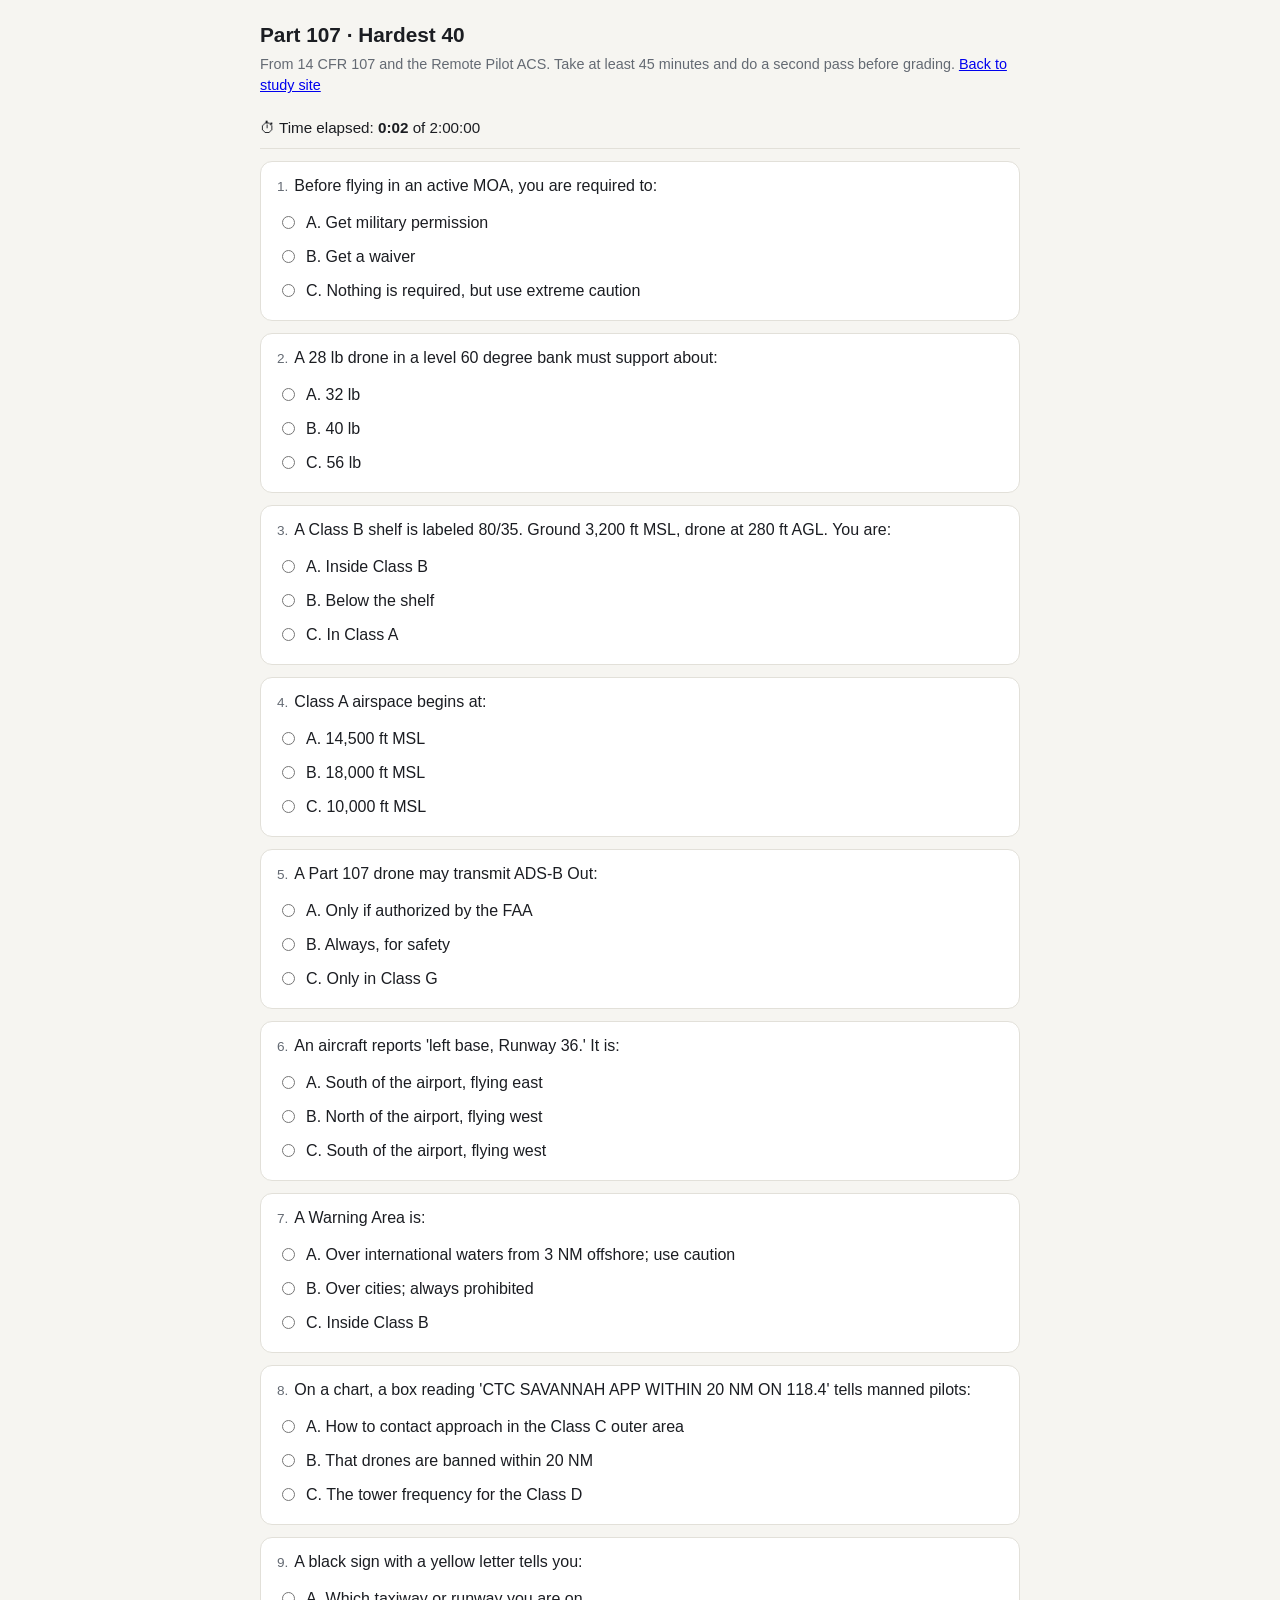
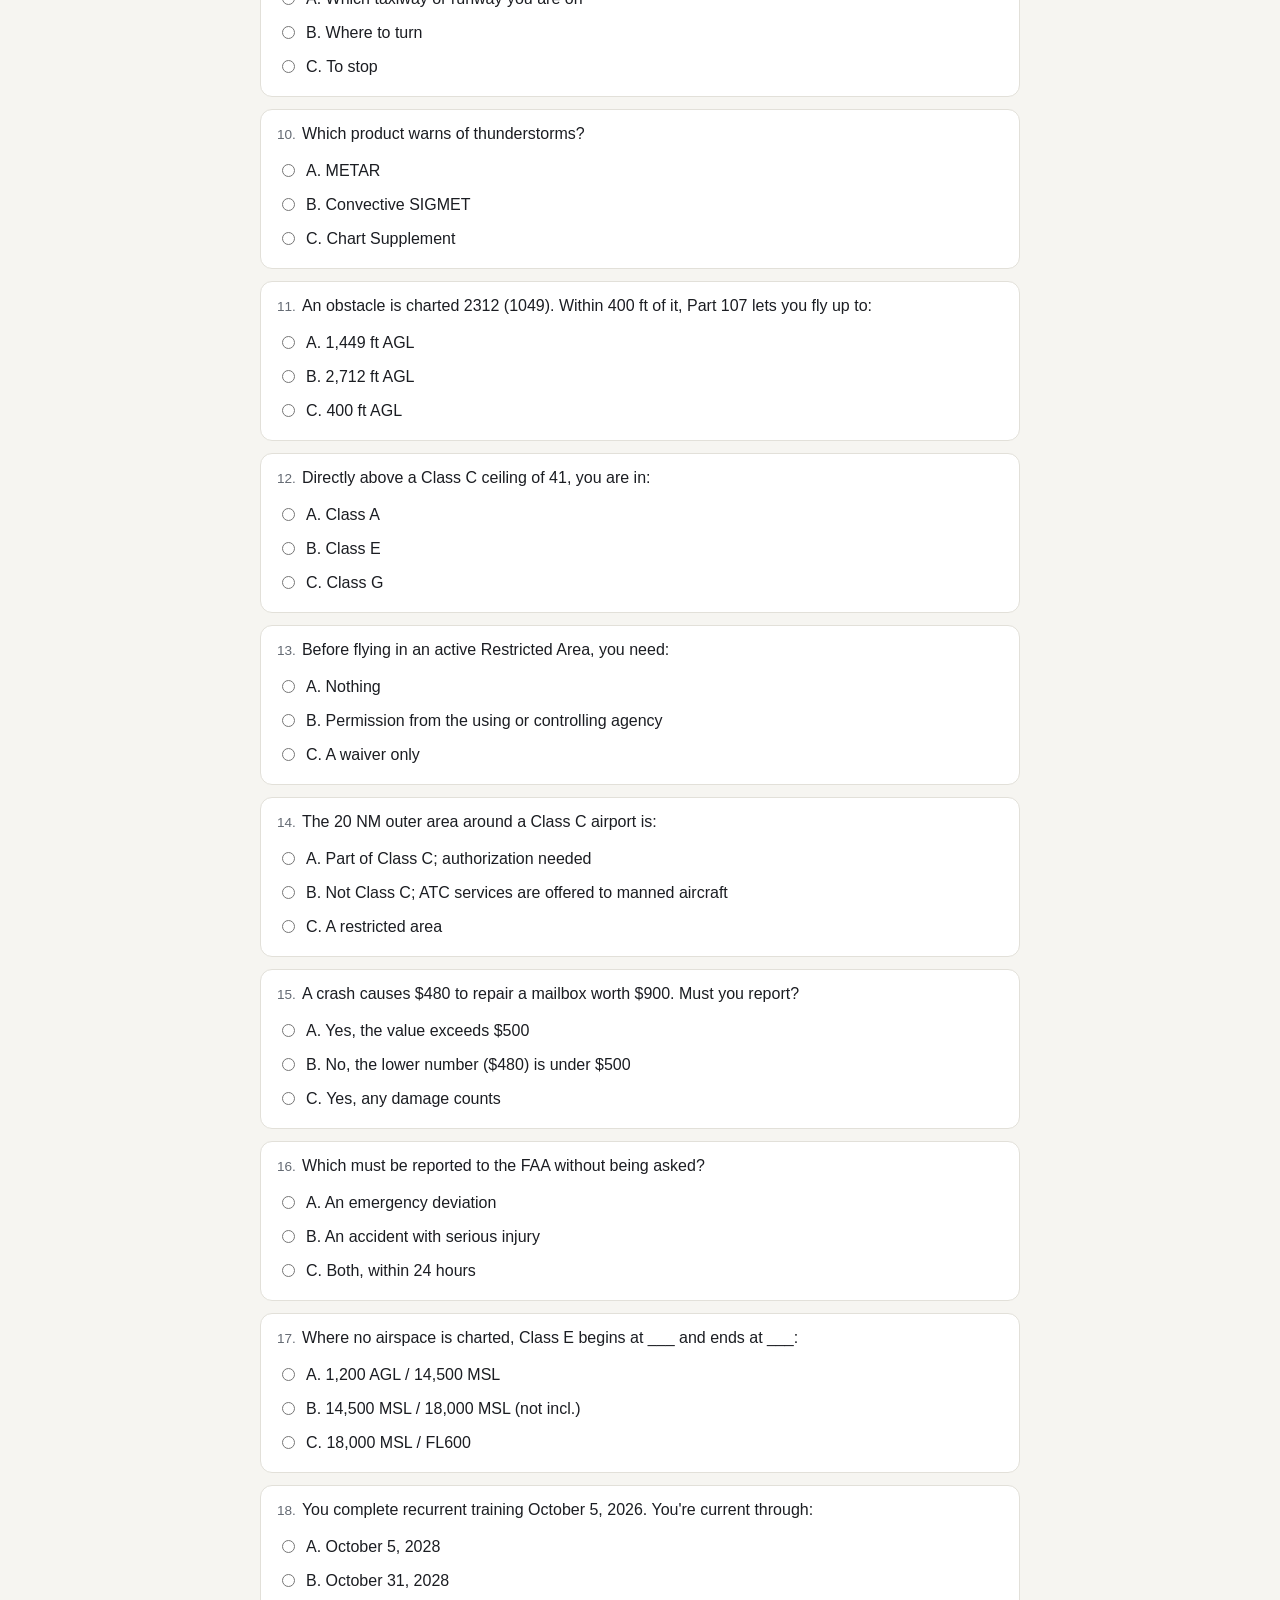
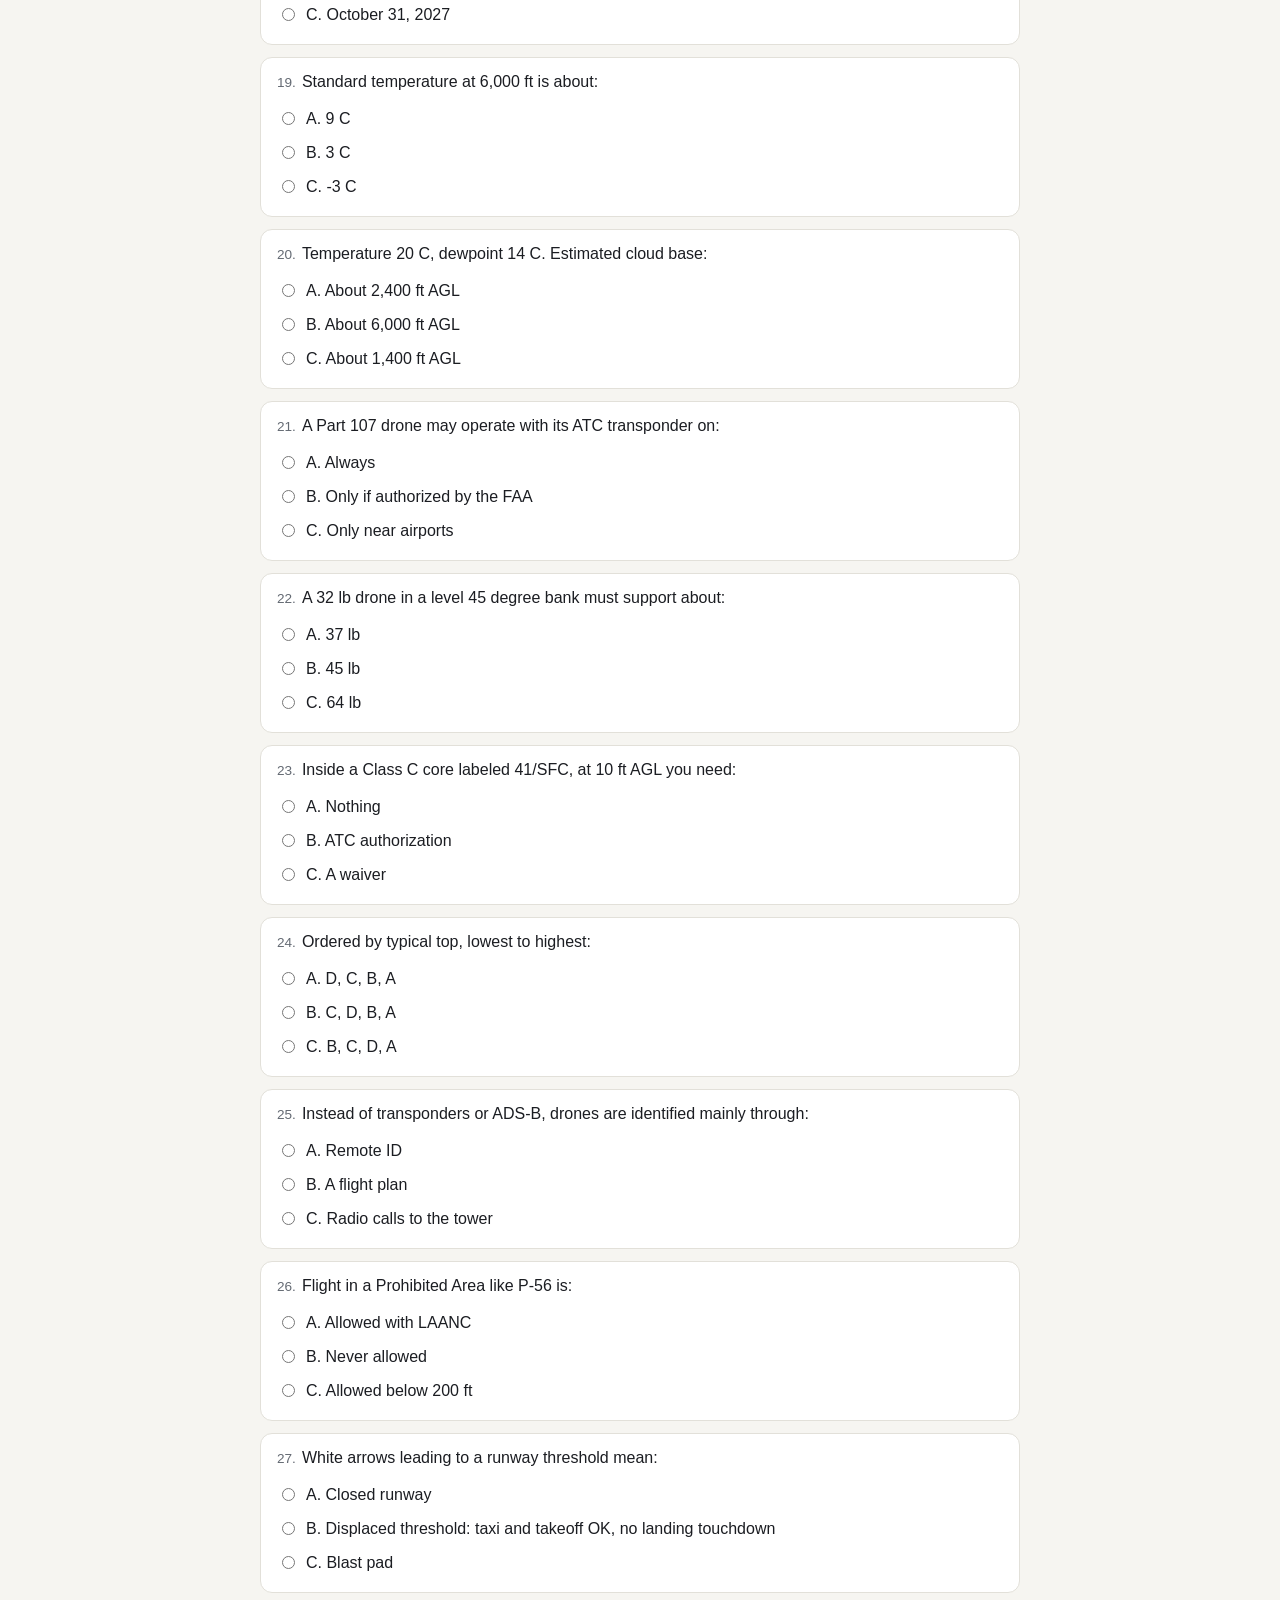
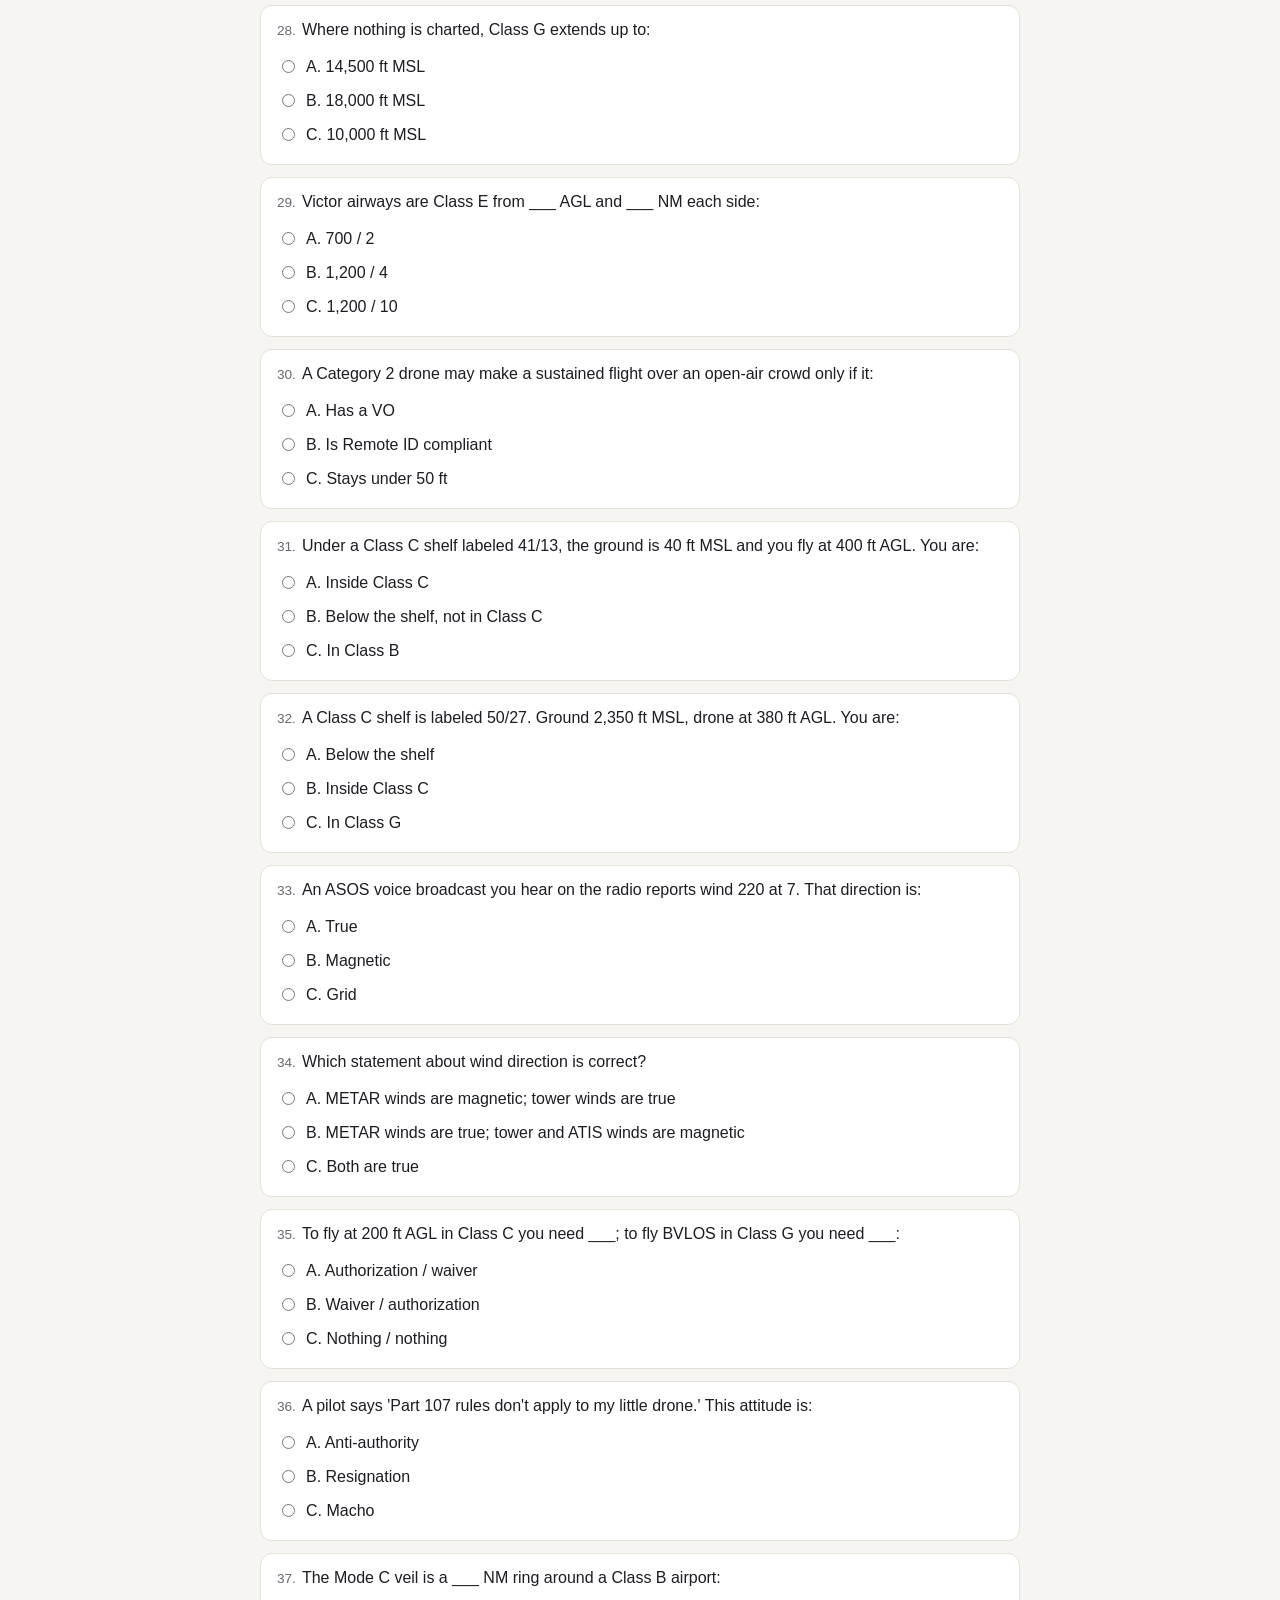
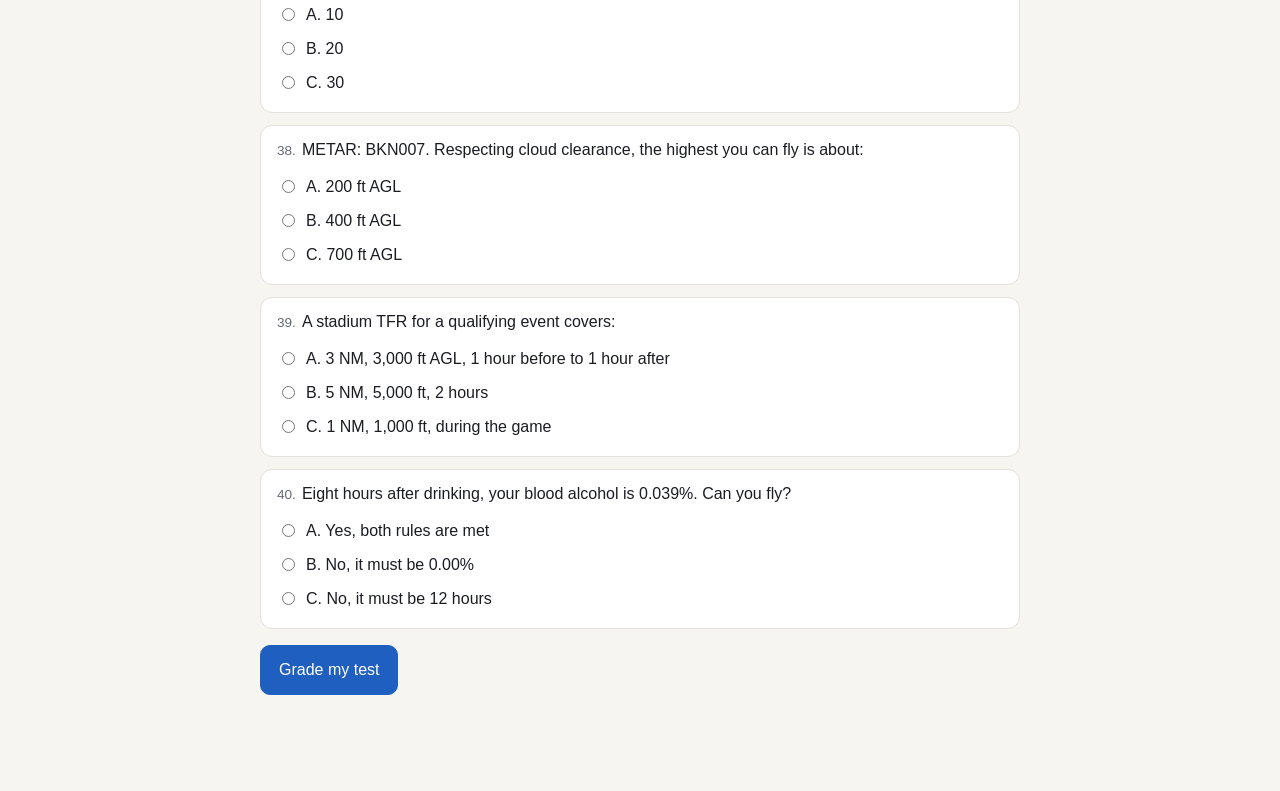
<file: part107/test4.html>
<!doctype html>
<html lang="en">
<head>
<meta charset="utf-8">
<meta name="viewport" content="width=device-width, initial-scale=1">
<title>Part 107 · Hardest 40</title>
<style>
:root{--bg:#f6f5f1;--card:#fff;--ink:#1b1d22;--muted:#646a73;--line:#e2e0d9;--good:#1e8a4c;--bad:#c0392b;--accent:#1f5fbf}
@media (prefers-color-scheme:dark){:root{--bg:#121417;--card:#1b1e23;--ink:#e9eaec;--muted:#9aa1ab;--line:#2b3038;--accent:#6ea3ff}}
body{margin:0;background:var(--bg);color:var(--ink);font:16px/1.5 -apple-system,BlinkMacSystemFont,"Segoe UI",Roboto,sans-serif}
main{max-width:760px;margin:0 auto;padding:16px 14px 80px}
h1{font-size:1.3rem;margin:.2rem 0}
.sub{color:var(--muted);font-size:.9rem;margin:0 0 12px}
.clock{position:sticky;top:0;background:var(--bg);padding:8px 0;border-bottom:1px solid var(--line);margin-bottom:12px;font-size:.95rem;z-index:2}
.qb{background:var(--card);border:1px solid var(--line);border-radius:12px;padding:12px 16px;margin:0 0 12px}
.qb.ok{border-color:var(--good)}.qb.bad{border-color:var(--bad)}.qb.miss{border-color:#c98a0b}
.qt{margin:0 0 8px}.qn{color:var(--muted);font-size:.85rem;margin-right:6px}
label{display:flex;gap:8px;align-items:flex-start;padding:5px 0;cursor:pointer}
label input{margin-top:5px}
.ex{font-size:.9rem;margin:8px 0 0;display:none}
button{font:inherit;padding:12px 18px;border-radius:10px;border:1px solid var(--accent);background:var(--accent);color:#fff;cursor:pointer}
button.sec{background:none;color:var(--accent)}
#err{color:var(--bad);font-size:.9rem;margin-left:8px}
.stats{display:flex;gap:10px;flex-wrap:wrap;margin:12px 0}
.stat{background:var(--card);border:1px solid var(--line);border-radius:10px;padding:10px 14px}
.stat b{display:block;font-size:1.4rem}
textarea{width:100%;min-height:160px;font:13px/1.4 ui-monospace,monospace;margin-top:8px;border-radius:8px;border:1px solid var(--line);background:var(--card);color:var(--ink);padding:8px;box-sizing:border-box}
</style>
</head>
<body>
<main>
<h1>Part 107 · Hardest 40</h1>
<p class="sub">From 14 CFR 107 and the Remote Pilot ACS. Take at least 45 minutes and do a second pass before grading. <a href="./">Back to study site</a></p>
<div class="clock">⏱ Time elapsed: <b id="clk">0:00</b> of 2:00:00</div>
<div id="qs"></div>
<p><button id="grade">Grade my test</button><span id="err"></span></p>
<div id="res"></div>
</main>
<script>
const Q0=[
["Which statement about wind direction is correct?",["METAR winds are magnetic; tower winds are true","METAR winds are true; tower and ATIS winds are magnetic","Both are true"],1,"Written = true. Spoken = magnetic."],
["An ASOS voice broadcast you hear on the radio reports wind 220 at 7. That direction is:",["True","Magnetic","Grid"],1,"Spoken broadcasts (ATIS, ASOS, AWOS voice) are magnetic."],
["Where no airspace is charted, Class E begins at ___ and ends at ___:",["1,200 AGL / 14,500 MSL","14,500 MSL / 18,000 MSL (not incl.)","18,000 MSL / FL600"],1,"14,500: G ends, E begins. 18,000: E ends, A begins."],
["Where nothing is charted, Class G extends up to:",["14,500 ft MSL","18,000 ft MSL","10,000 ft MSL"],0,"Then Class E above."],
["Ordered by typical top, lowest to highest:",["D, C, B, A","C, D, B, A","B, C, D, A"],0,"2,500 / 4,000 / 10,000 / 18,000."],
["The 20 NM outer area around a Class C airport is:",["Part of Class C; authorization needed","Not Class C; ATC services are offered to manned aircraft","A restricted area"],1,"Only the core and shelf are Class C."],
["On a chart, a box reading 'CTC SAVANNAH APP WITHIN 20 NM ON 118.4' tells manned pilots:",["How to contact approach in the Class C outer area","That drones are banned within 20 NM","The tower frequency for the Class D"],0,"It's info for the 20 NM outer area."],
["Inside a Class C core labeled 41/SFC, at 10 ft AGL you need:",["Nothing","ATC authorization","A waiver"],1,"SFC = ground."],
["Under a Class C shelf labeled 41/13, the ground is 40 ft MSL and you fly at 400 ft AGL. You are:",["Inside Class C","Below the shelf, not in Class C","In Class B"],1,"40 + 400 = 440 MSL, below 1,300."],
["Directly above a Class C ceiling of 41, you are in:",["Class A","Class E","Class G"],1,"Class E fills the space above until 18,000."],
["Before flying in an active MOA, you are required to:",["Get military permission","Get a waiver","Nothing is required, but use extreme caution"],2,"MOAs aren't prohibited or permission-based."],
["Before flying in an active Restricted Area, you need:",["Nothing","Permission from the using or controlling agency","A waiver only"],1,"14 CFR 107.45."],
["A Warning Area is:",["Over international waters from 3 NM offshore; use caution","Over cities; always prohibited","Inside Class B"],0,"Similar hazards to a restricted area, but offshore."],
["Flight in a Prohibited Area like P-56 is:",["Allowed with LAANC","Never allowed","Allowed below 200 ft"],1,"Never."],
["A Part 107 drone may operate with its ATC transponder on:",["Always","Only if authorized by the FAA","Only near airports"],1,"Prohibited unless authorized (107.52)."],
["A Part 107 drone may transmit ADS-B Out:",["Only if authorized by the FAA","Always, for safety","Only in Class G"],0,"Prohibited unless authorized (107.53)."],
["Instead of transponders or ADS-B, drones are identified mainly through:",["Remote ID","A flight plan","Radio calls to the tower"],0,"Part 89 Remote ID."],
["A stadium TFR for a qualifying event covers:",["3 NM, 3,000 ft AGL, 1 hour before to 1 hour after","5 NM, 5,000 ft, 2 hours","1 NM, 1,000 ft, during the game"],0,"3, 3, 1 and 1."],
["The Mode C veil is a ___ NM ring around a Class B airport:",["10","20","30"],2,"30 NM."],
["Victor airways are Class E from ___ AGL and ___ NM each side:",["700 / 2","1,200 / 4","1,200 / 10"],1,"1,200 AGL, 4 NM."],
["A Class B shelf is labeled 80/35. Ground 3,200 ft MSL, drone at 280 ft AGL. You are:",["Inside Class B","Below the shelf","In Class A"],1,"3,200 + 280 = 3,480, below 3,500."],
["A Class C shelf is labeled 50/27. Ground 2,350 ft MSL, drone at 380 ft AGL. You are:",["Below the shelf","Inside Class C","In Class G"],1,"2,350 + 380 = 2,730, above 2,700."],
["An obstacle is charted 2312 (1049). Within 400 ft of it, Part 107 lets you fly up to:",["1,449 ft AGL","2,712 ft AGL","400 ft AGL"],0,"1,049 + 400, in AGL."],
["Standard temperature at 6,000 ft is about:",["9 C","3 C","-3 C"],1,"15 minus 12."],
["Temperature 20 C, dewpoint 14 C. Estimated cloud base:",["About 2,400 ft AGL","About 6,000 ft AGL","About 1,400 ft AGL"],0,"6 divided by 2.5 = 2.4."],
["METAR: BKN007. Respecting cloud clearance, the highest you can fly is about:",["200 ft AGL","400 ft AGL","700 ft AGL"],0,"700 minus 500."],
["A 32 lb drone in a level 45 degree bank must support about:",["37 lb","45 lb","64 lb"],1,"32 x 1.41."],
["A 28 lb drone in a level 60 degree bank must support about:",["32 lb","40 lb","56 lb"],2,"28 x 2."],
["Eight hours after drinking, your blood alcohol is 0.039%. Can you fly?",["Yes, both rules are met","No, it must be 0.00%","No, it must be 12 hours"],0,"8 hours AND under 0.04%: both met."],
["Which must be reported to the FAA without being asked?",["An emergency deviation","An accident with serious injury","Both, within 24 hours"],1,"Accident = always, 10 days. Deviation = on request."],
["A crash causes $480 to repair a mailbox worth $900. Must you report?",["Yes, the value exceeds $500","No, the lower number ($480) is under $500","Yes, any damage counts"],1,"Use the lower of repair or value."],
["A Category 2 drone may make a sustained flight over an open-air crowd only if it:",["Has a VO","Is Remote ID compliant","Stays under 50 ft"],1,"Categories 1, 2, 4 need Remote ID for that."],
["To fly at 200 ft AGL in Class C you need ___; to fly BVLOS in Class G you need ___:",["Authorization / waiver","Waiver / authorization","Nothing / nothing"],0,"Airspace = authorization; rule = waiver."],
["An aircraft reports 'left base, Runway 36.' It is:",["South of the airport, flying east","North of the airport, flying west","South of the airport, flying west"],0,"Landing north, approach from the south. Left traffic is on the west side; base flies toward the centerline: east."],
["A pilot says 'Part 107 rules don't apply to my little drone.' This attitude is:",["Anti-authority","Resignation","Macho"],0,"Antidote: follow the rules."],
["A black sign with a yellow letter tells you:",["Which taxiway or runway you are on","Where to turn","To stop"],0,"Location sign."],
["White arrows leading to a runway threshold mean:",["Closed runway","Displaced threshold: taxi and takeoff OK, no landing touchdown","Blast pad"],1,"Displaced threshold."],
["Which product warns of thunderstorms?",["METAR","Convective SIGMET","Chart Supplement"],1,"Convective SIGMET."],
["You complete recurrent training October 5, 2026. You're current through:",["October 5, 2028","October 31, 2028","October 31, 2027"],1,"24 calendar months, end of month."],
["Class A airspace begins at:",["14,500 ft MSL","18,000 ft MSL","10,000 ft MSL"],1,"14,500 is where Class E begins in uncharted areas."]
];
const Q=Q0.slice();for(let i=Q.length-1;i>0;i--){const j=Math.floor(Math.random()*(i+1));[Q[i],Q[j]]=[Q[j],Q[i]];}
const qs=document.getElementById("qs");
Q.forEach((q,i)=>{const d=document.createElement("div");d.className="qb";d.id="b"+i;
d.innerHTML='<p class="qt"><span class="qn">'+(i+1)+'.</span>'+q[0]+'</p>'+q[1].map((o,j)=>'<label><input type="radio" name="q'+i+'" value="'+j+'"><span>'+"ABC"[j]+". "+o+'</span></label>').join("")+'<p class="ex" id="e'+i+'"></p>';
qs.appendChild(d);});
const t0=Date.now();let done=false;const fmt=s=>Math.floor(s/60)+":"+String(s%60).padStart(2,"0");
const tick=setInterval(()=>{if(!done)document.getElementById("clk").textContent=fmt(Math.round((Date.now()-t0)/1000));},1000);
qs.addEventListener("change",()=>{document.getElementById("err").textContent="";});
document.getElementById("grade").onclick=()=>{
if(done)return;
const ans=Q.map((q,i)=>{const c=document.querySelector('input[name="q'+i+'"]:checked');return c?+c.value:null;});
const left=ans.filter(a=>a===null).length;
if(left){document.getElementById("err").textContent="Answer all questions first ("+left+" left)";const f=ans.indexOf(null);document.getElementById("b"+f).classList.add("miss");document.getElementById("b"+f).scrollIntoView({behavior:"smooth",block:"center"});return;}
done=true;clearInterval(tick);const secs=Math.round((Date.now()-t0)/1000);let right=0;const missed=[];
Q.forEach((q,i)=>{const ok=ans[i]===q[2];const b=document.getElementById("b"+i);b.classList.remove("miss");b.classList.add(ok?"ok":"bad");
document.querySelectorAll('input[name="q'+i+'"]').forEach(x=>x.disabled=true);
if(ok)right++;else{missed.push(i);const e=document.getElementById("e"+i);e.style.display="block";e.innerHTML="Your answer: "+"ABC"[ans[i]]+". "+q[1][ans[i]]+"<br>Correct: "+"ABC"[q[2]]+". "+q[1][q[2]]+"<br>"+q[3];}});
const pct=Math.round(100*right/Q.length);
const text="Hardest 40: "+right+"/40 ("+pct+"%) in "+fmt(secs)+". My misses:\n"+missed.map(i=>"#"+(i+1)+": "+Q[i][0]+" | I answered: "+Q[i][1][ans[i]]+" | Correct: "+Q[i][1][Q[i][2]]).join("\n");
document.getElementById("res").innerHTML='<div class="stats"><div class="stat">Score<b>'+right+' / 40</b></div><div class="stat">Percent<b>'+pct+'%</b></div><div class="stat">Time<b>'+fmt(secs)+'</b></div></div>'+
(missed.length?'<p><button id="copy">Copy my misses</button> then paste them to Claude.</p><textarea id="ta" readonly></textarea>':'<p>Perfect score.</p>');
const ta=document.getElementById("ta");if(ta){ta.value=text;document.getElementById("copy").onclick=()=>{ta.select();try{navigator.clipboard.writeText(text).then(()=>{document.getElementById("copy").textContent="Copied ✓";}).catch(()=>{document.execCommand("copy");document.getElementById("copy").textContent="Copied ✓";});}catch(e){document.execCommand("copy");}};}
document.getElementById("res").scrollIntoView({behavior:"smooth"});
};
</script>
</body>
</html>
</file>
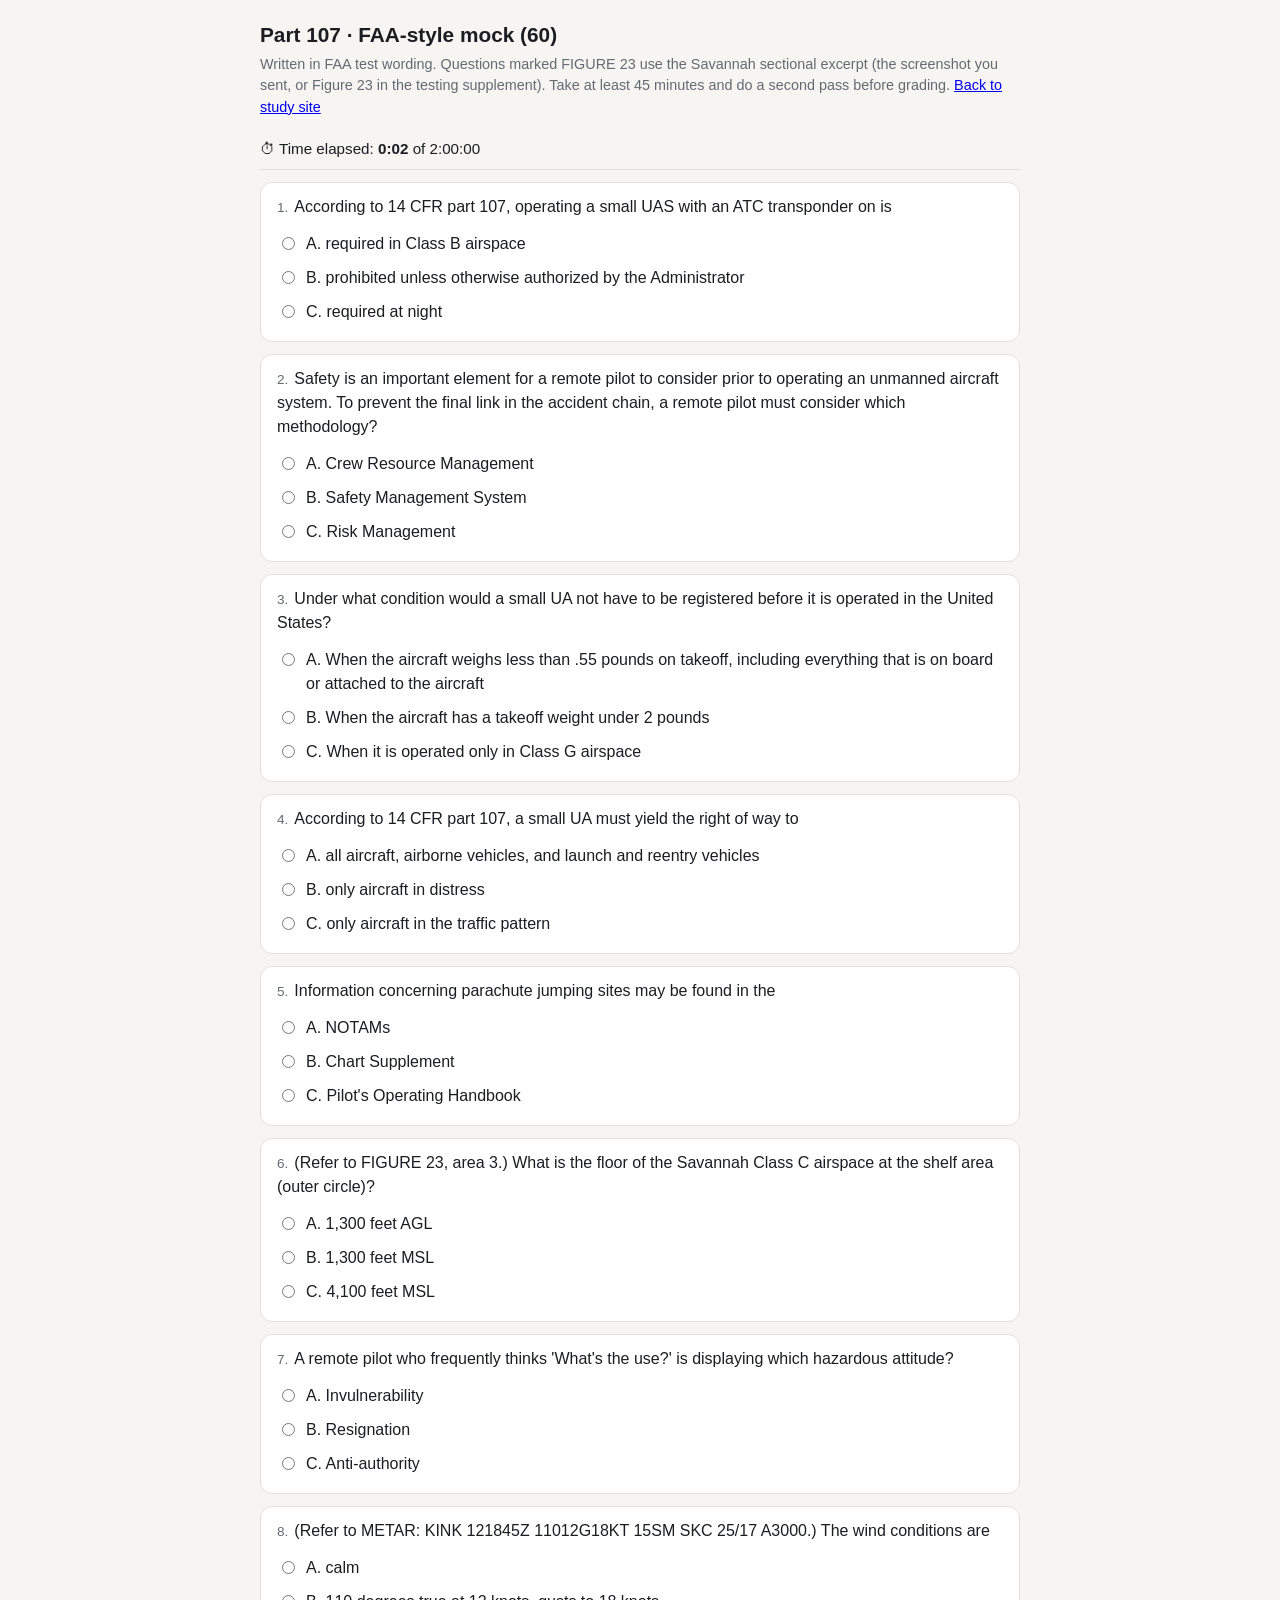
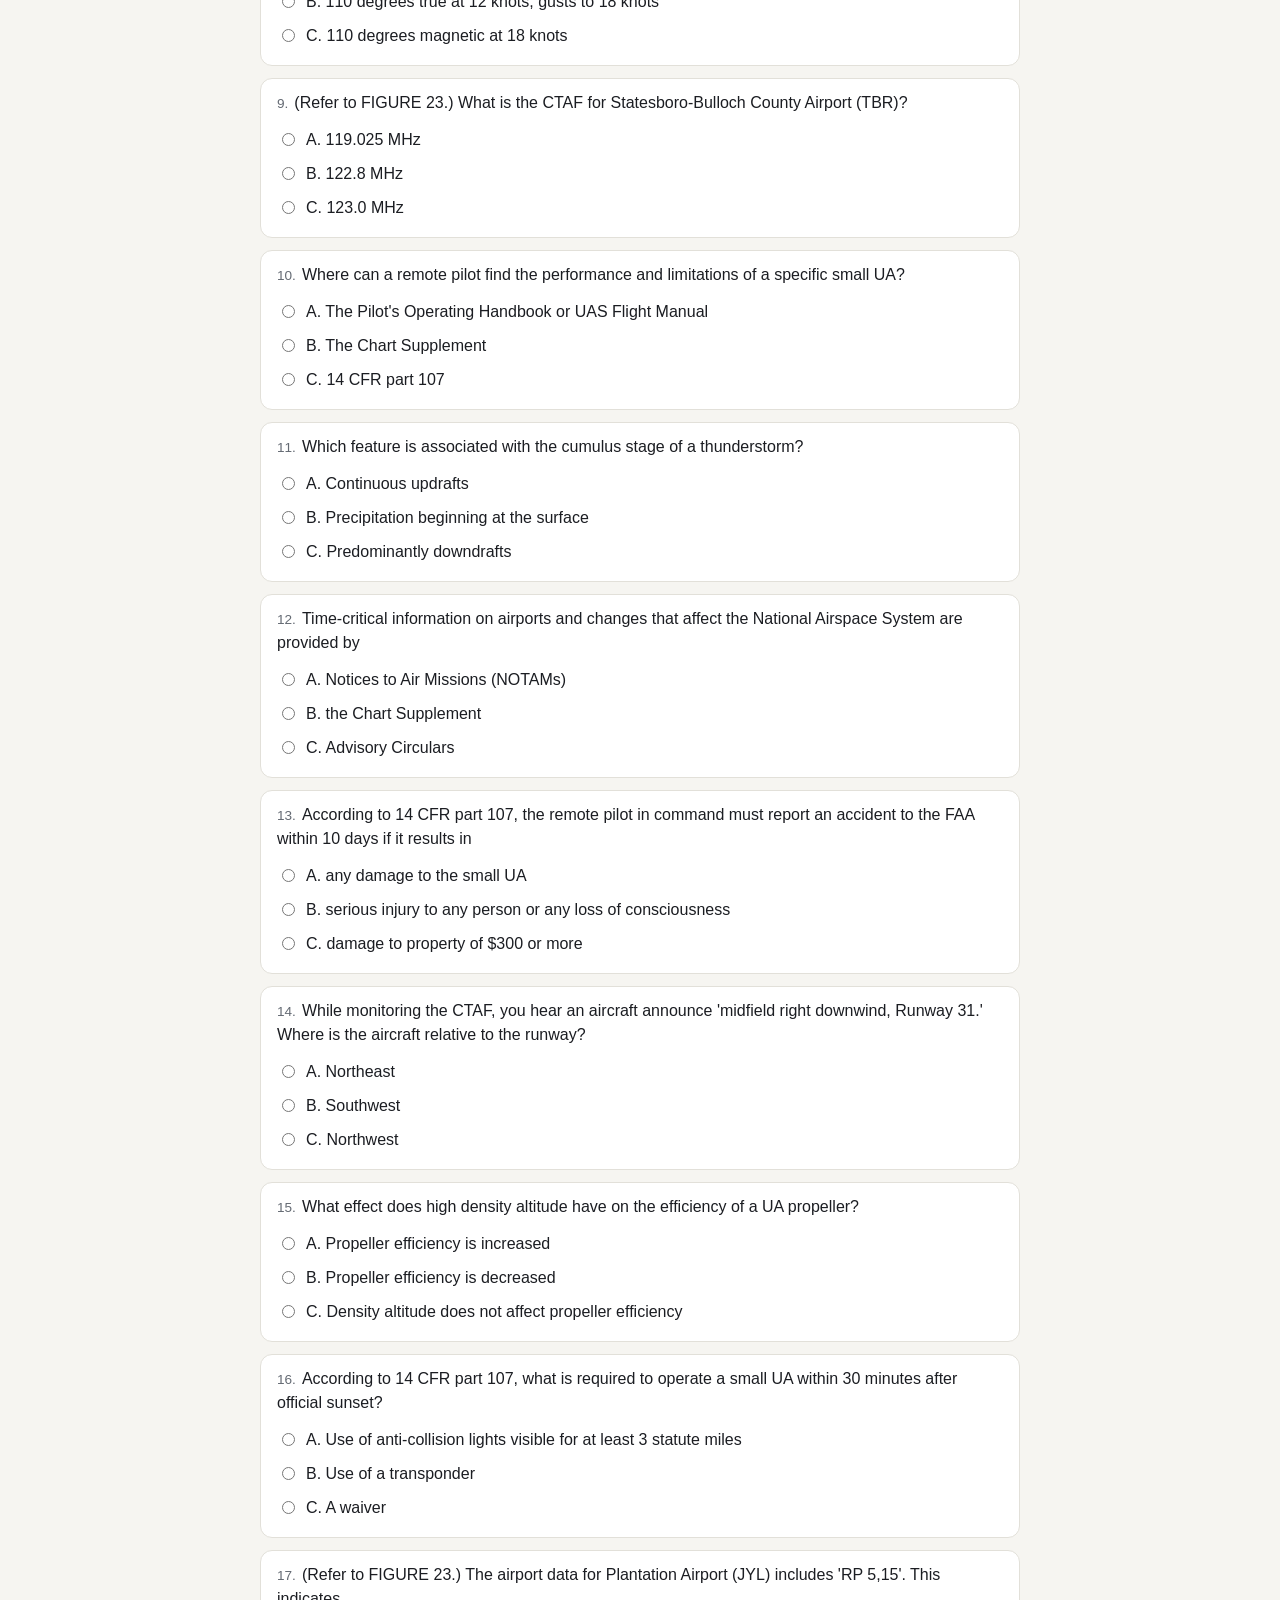
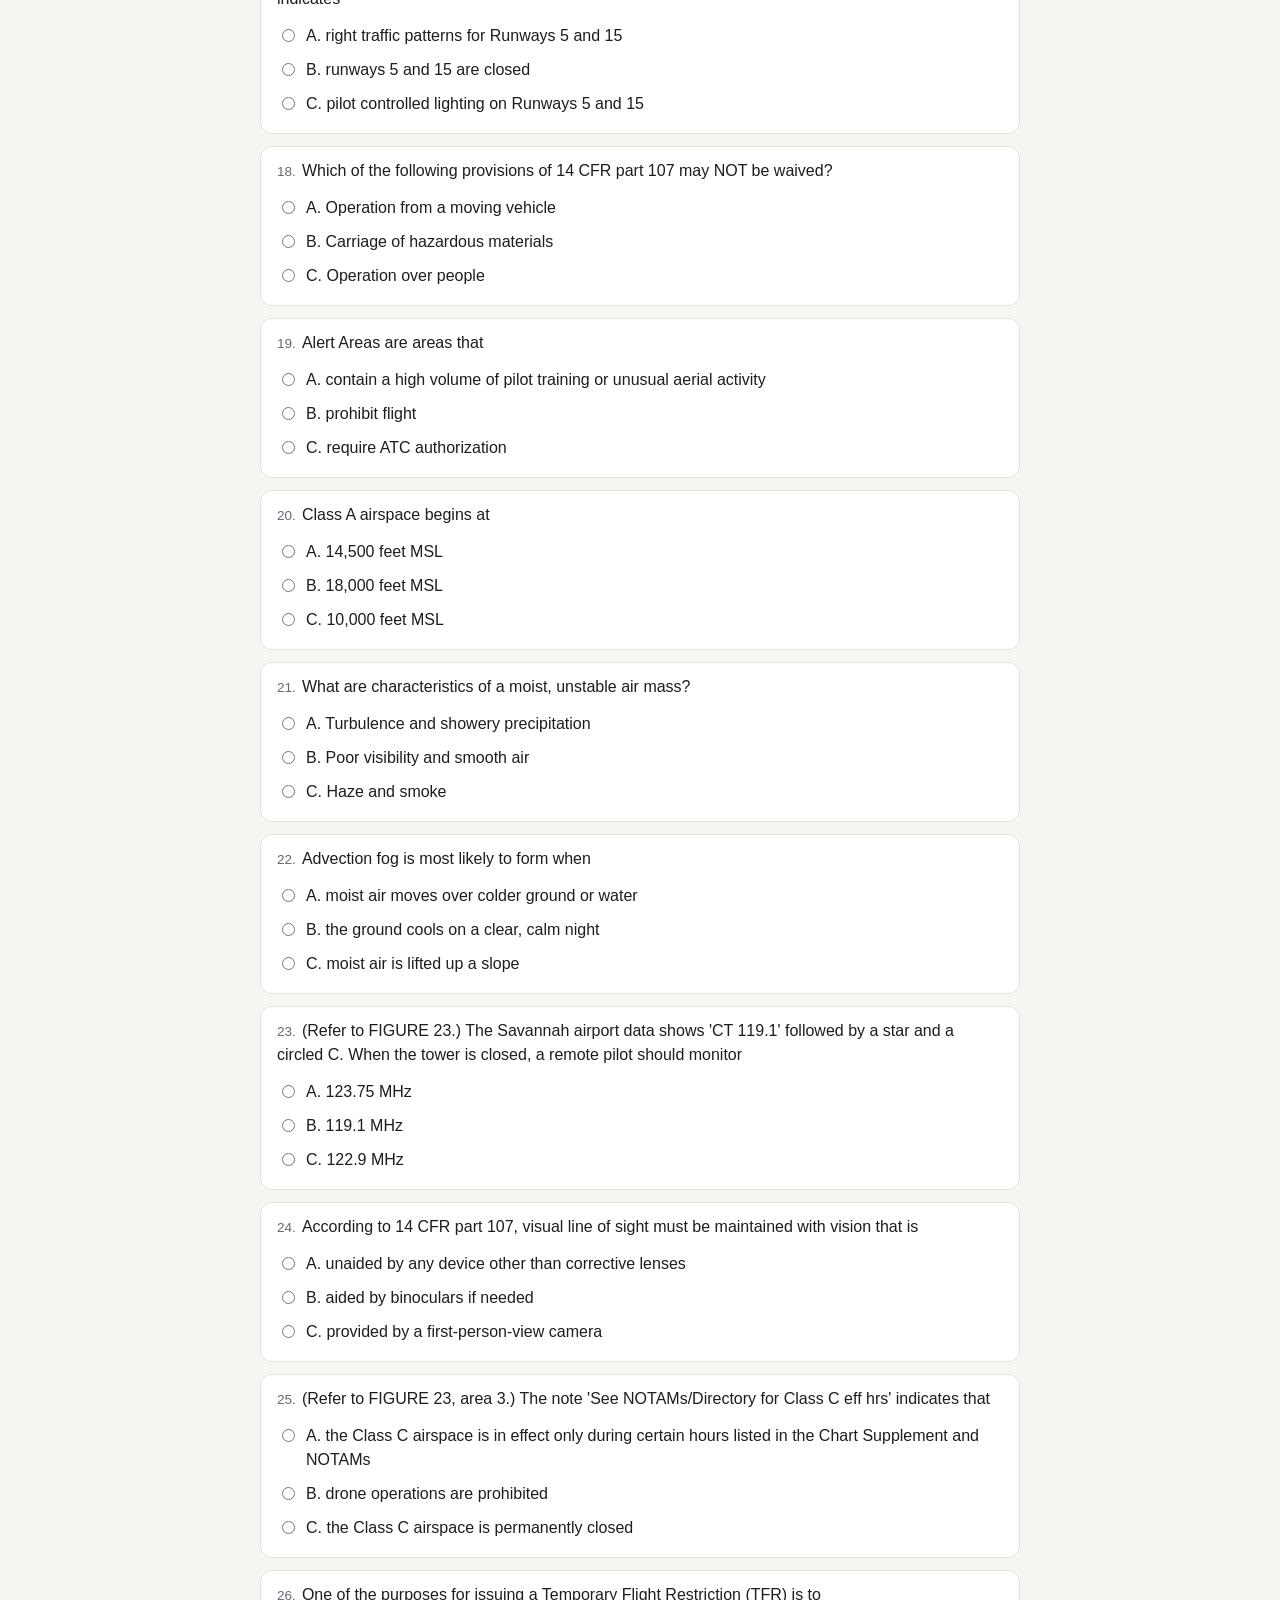
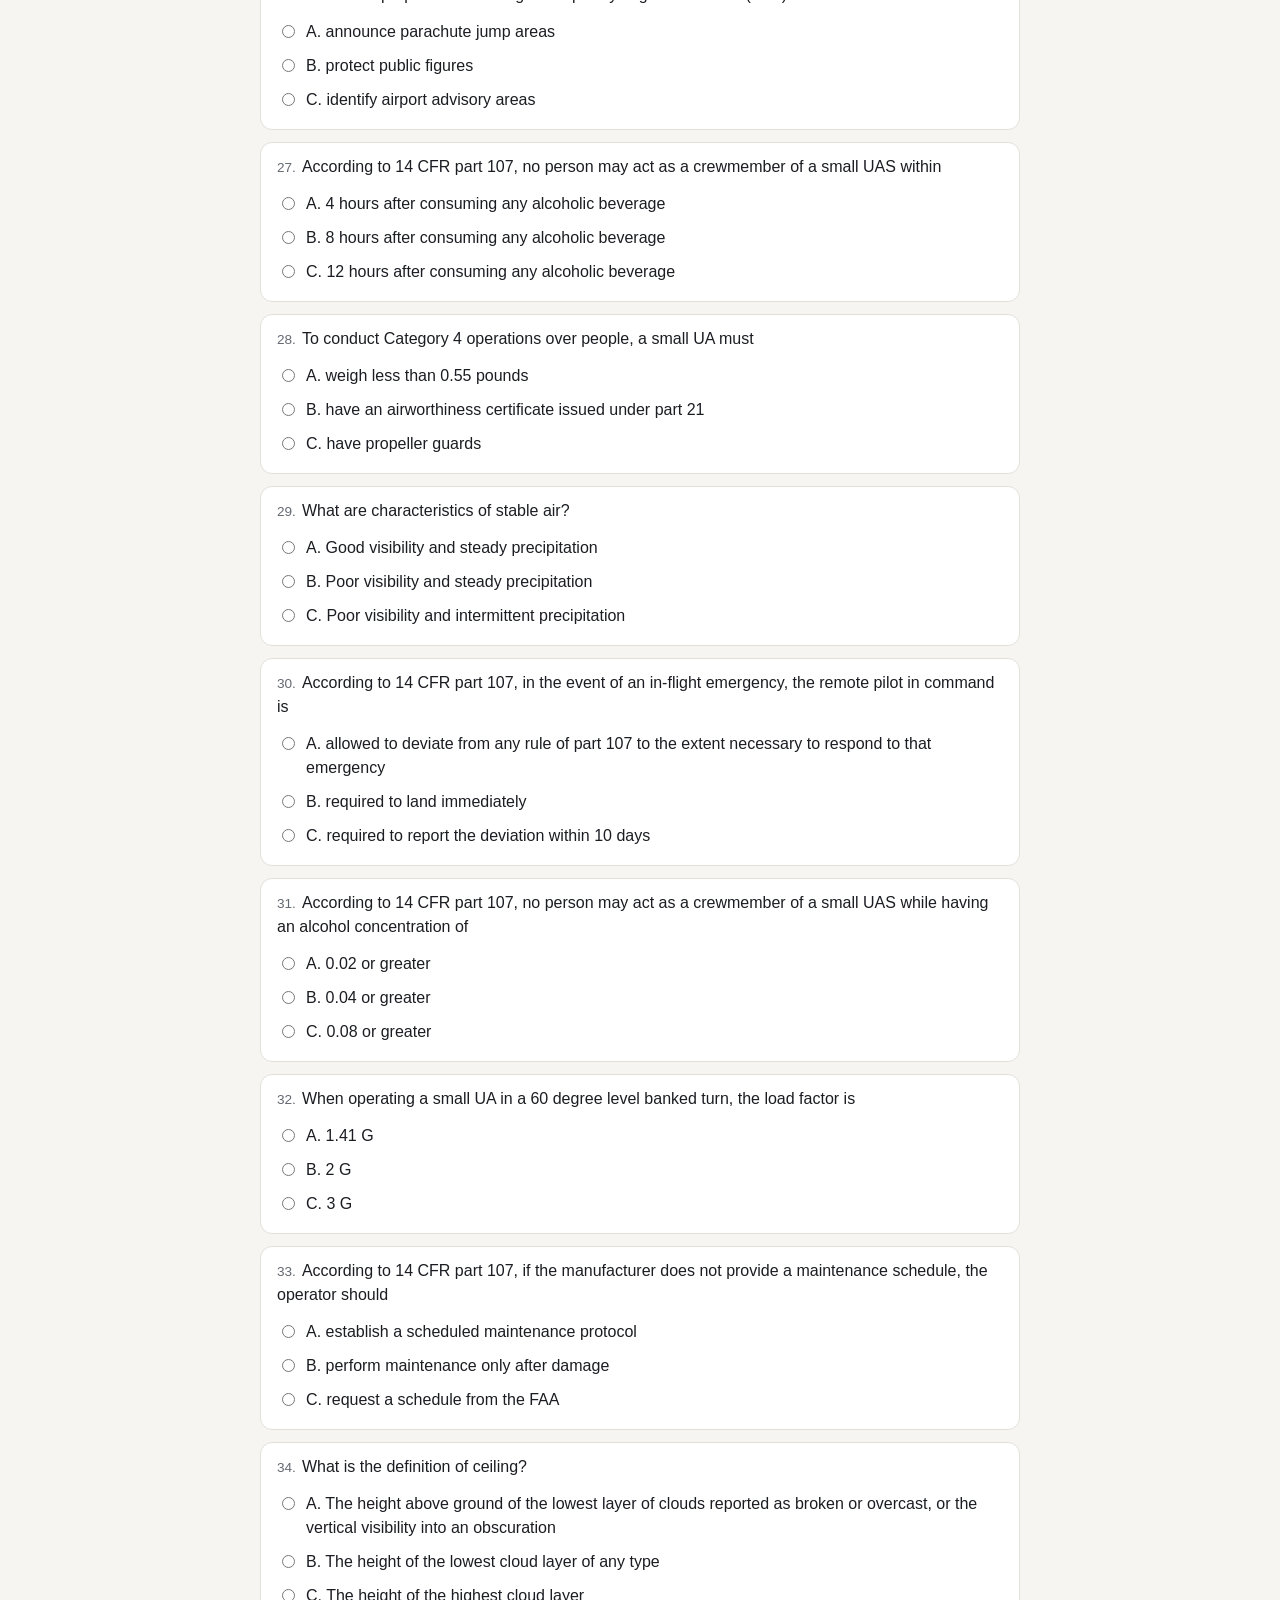
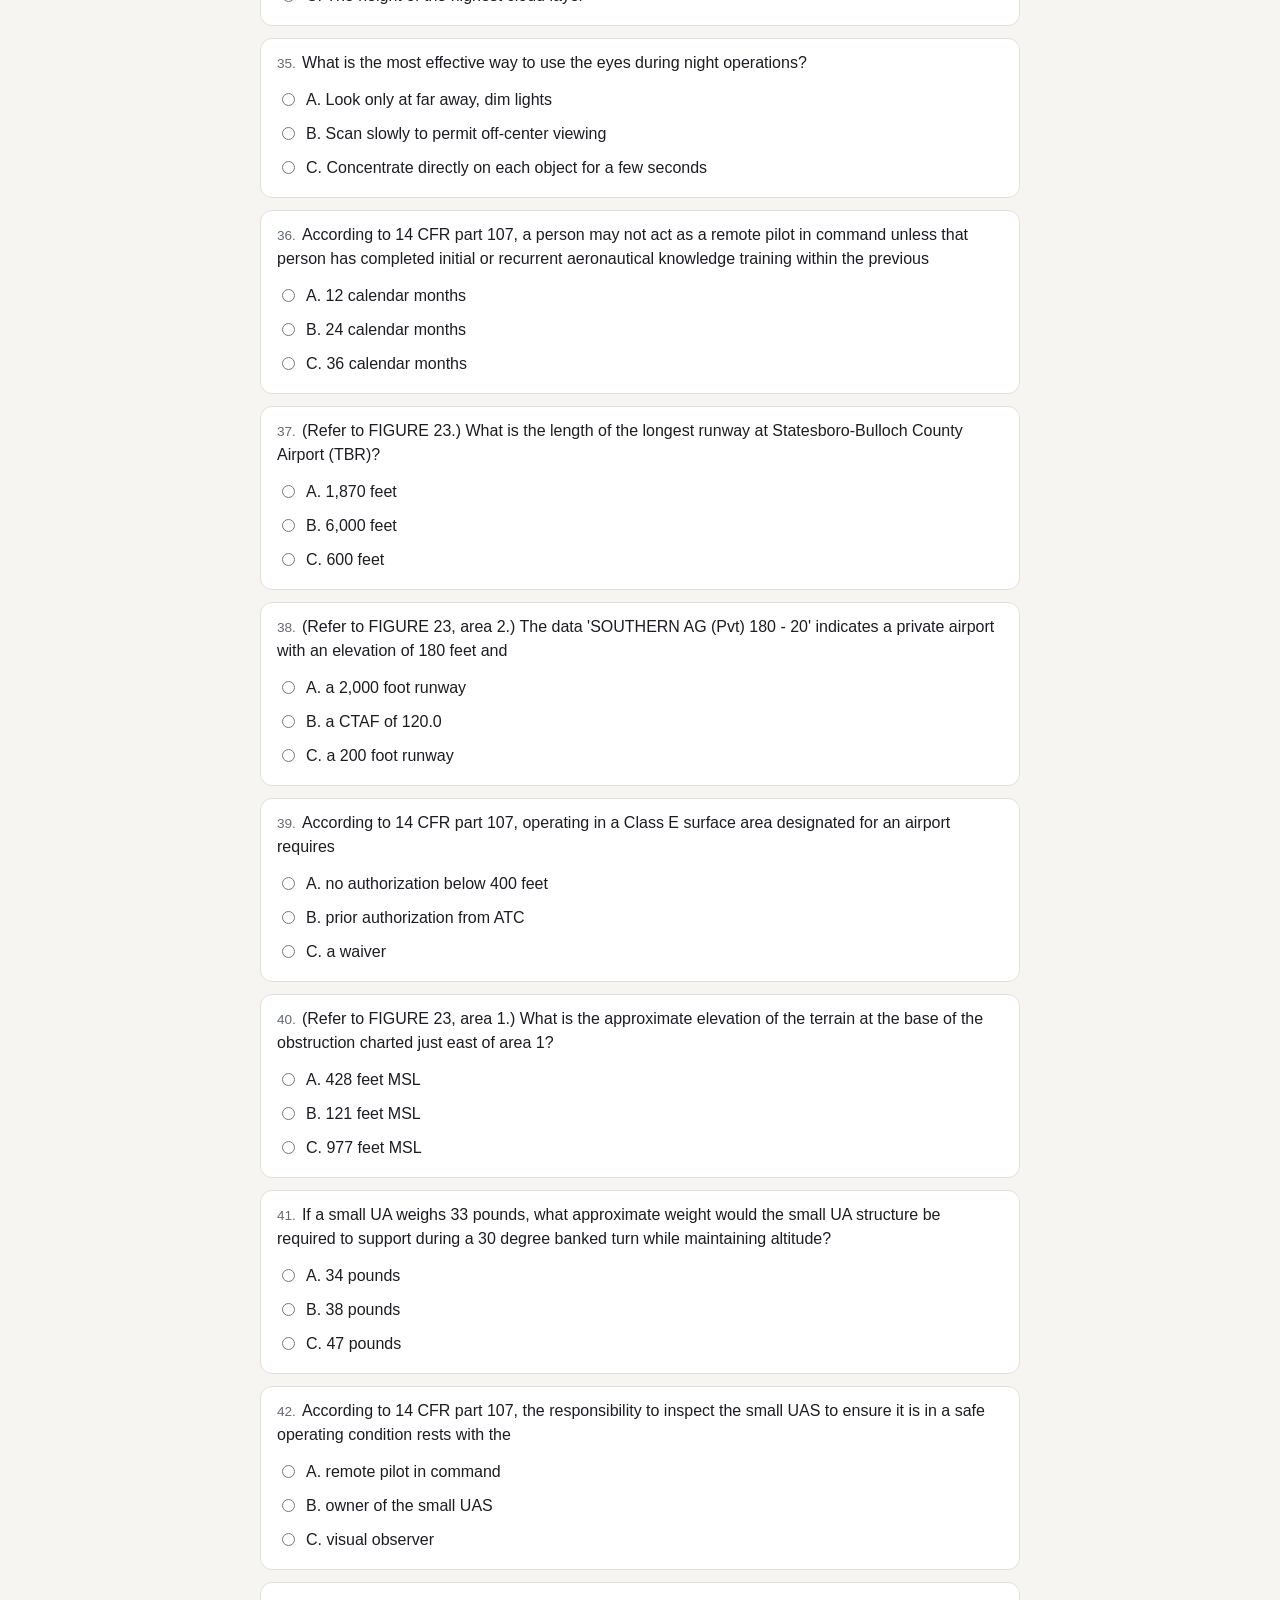
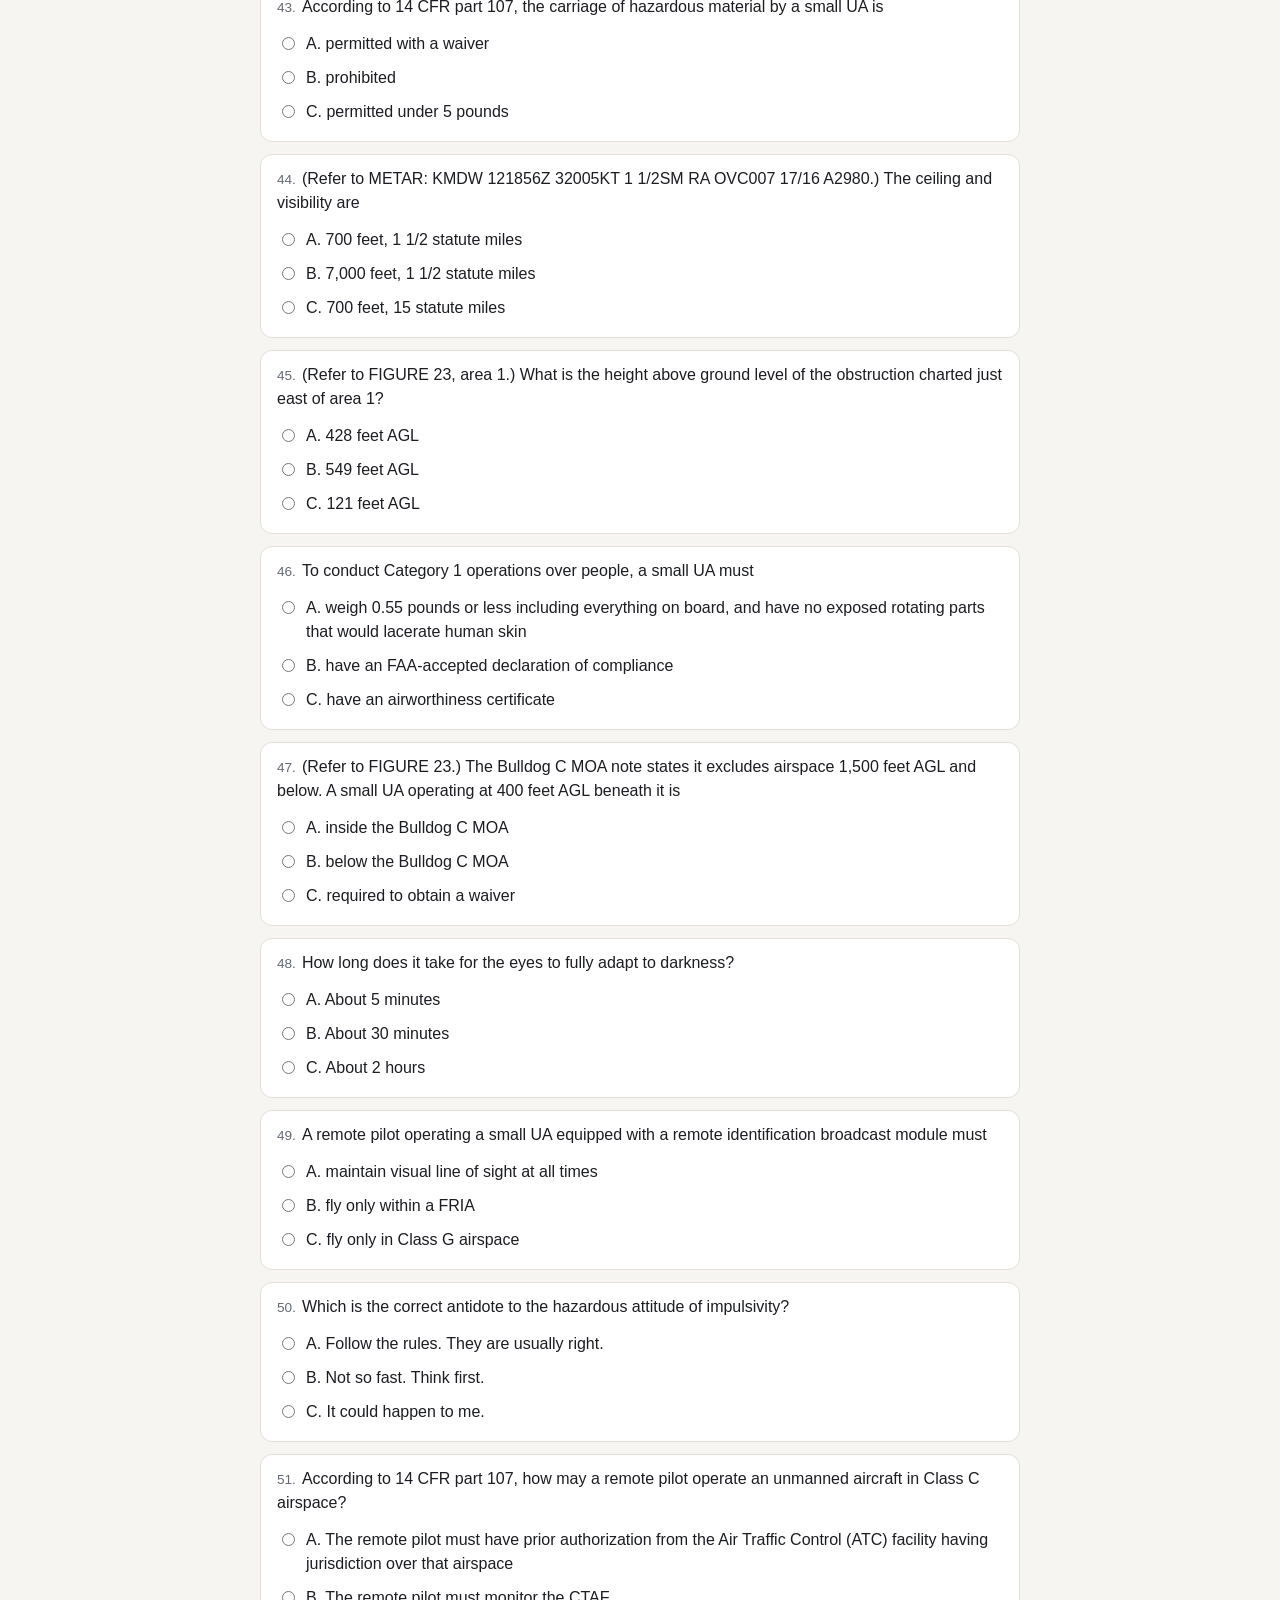
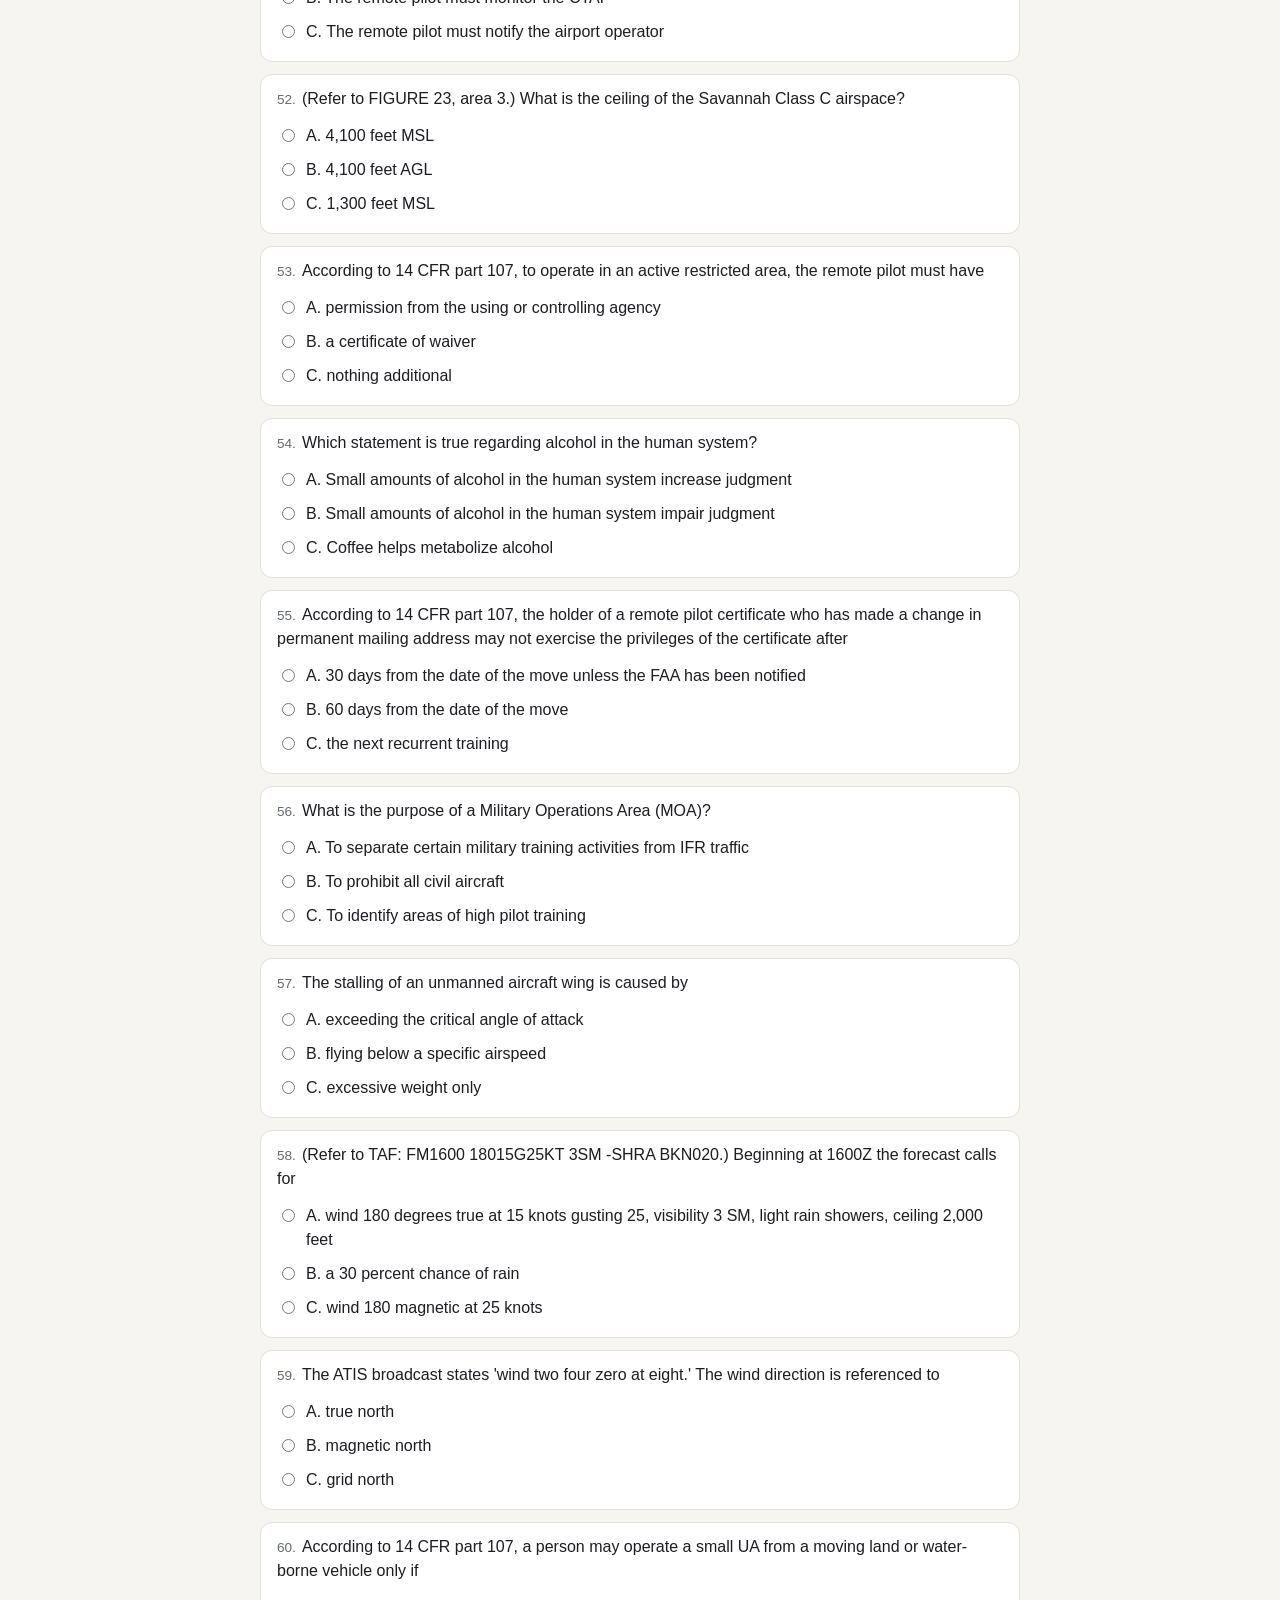
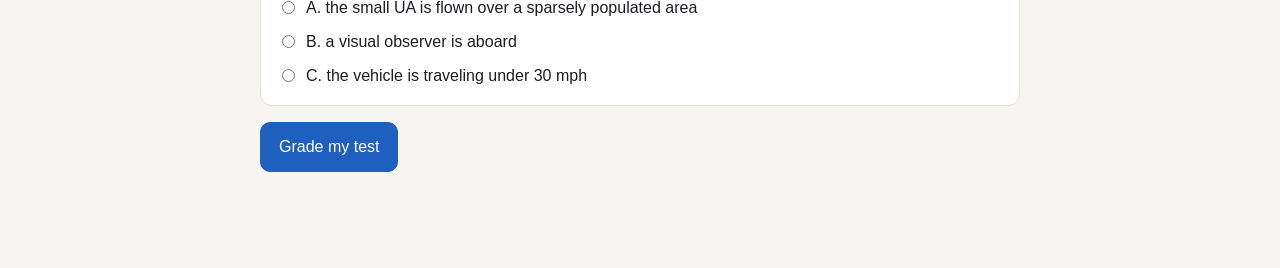
<file: part107/test5.html>
<!doctype html>
<html lang="en">
<head>
<meta charset="utf-8">
<meta name="viewport" content="width=device-width, initial-scale=1">
<title>Part 107 · FAA-style mock (60)</title>
<style>
:root{--bg:#f6f5f1;--card:#fff;--ink:#1b1d22;--muted:#646a73;--line:#e2e0d9;--good:#1e8a4c;--bad:#c0392b;--accent:#1f5fbf}
@media (prefers-color-scheme:dark){:root{--bg:#121417;--card:#1b1e23;--ink:#e9eaec;--muted:#9aa1ab;--line:#2b3038;--accent:#6ea3ff}}
body{margin:0;background:var(--bg);color:var(--ink);font:16px/1.5 -apple-system,BlinkMacSystemFont,"Segoe UI",Roboto,sans-serif}
main{max-width:760px;margin:0 auto;padding:16px 14px 80px}
h1{font-size:1.3rem;margin:.2rem 0}
.sub{color:var(--muted);font-size:.9rem;margin:0 0 12px}
.clock{position:sticky;top:0;background:var(--bg);padding:8px 0;border-bottom:1px solid var(--line);margin-bottom:12px;font-size:.95rem;z-index:2}
.qb{background:var(--card);border:1px solid var(--line);border-radius:12px;padding:12px 16px;margin:0 0 12px}
.qb.ok{border-color:var(--good)}.qb.bad{border-color:var(--bad)}.qb.miss{border-color:#c98a0b}
.qt{margin:0 0 8px}.qn{color:var(--muted);font-size:.85rem;margin-right:6px}
label{display:flex;gap:8px;align-items:flex-start;padding:5px 0;cursor:pointer}
label input{margin-top:5px}
.ex{font-size:.9rem;margin:8px 0 0;display:none}
button{font:inherit;padding:12px 18px;border-radius:10px;border:1px solid var(--accent);background:var(--accent);color:#fff;cursor:pointer}
button.sec{background:none;color:var(--accent)}
#err{color:var(--bad);font-size:.9rem;margin-left:8px}
.stats{display:flex;gap:10px;flex-wrap:wrap;margin:12px 0}
.stat{background:var(--card);border:1px solid var(--line);border-radius:10px;padding:10px 14px}
.stat b{display:block;font-size:1.4rem}
textarea{width:100%;min-height:160px;font:13px/1.4 ui-monospace,monospace;margin-top:8px;border-radius:8px;border:1px solid var(--line);background:var(--card);color:var(--ink);padding:8px;box-sizing:border-box}
</style>
</head>
<body>
<main>
<h1>Part 107 · FAA-style mock (60)</h1>
<p class="sub">Written in FAA test wording. Questions marked FIGURE 23 use the Savannah sectional excerpt (the screenshot you sent, or Figure 23 in the testing supplement). Take at least 45 minutes and do a second pass before grading. <a href="./">Back to study site</a></p>
<div class="clock">⏱ Time elapsed: <b id="clk">0:00</b> of 2:00:00</div>
<div id="qs"></div>
<p><button id="grade">Grade my test</button><span id="err"></span></p>
<div id="res"></div>
</main>
<script>
const Q0=[
["(Refer to FIGURE 23, area 1.) What is the height above ground level of the obstruction charted just east of area 1?",["428 feet AGL","549 feet AGL","121 feet AGL"],0,"549 is MSL (bold); (428) is AGL."],
["(Refer to FIGURE 23, area 1.) What is the approximate elevation of the terrain at the base of the obstruction charted just east of area 1?",["428 feet MSL","121 feet MSL","977 feet MSL"],1,"549 minus 428."],
["(Refer to FIGURE 23, area 3.) What is the floor of the Savannah Class C airspace at the shelf area (outer circle)?",["1,300 feet AGL","1,300 feet MSL","4,100 feet MSL"],1,"41/13: floor 1,300 MSL."],
["(Refer to FIGURE 23, area 3.) What is the ceiling of the Savannah Class C airspace?",["4,100 feet MSL","4,100 feet AGL","1,300 feet MSL"],0,"Top number 41 = 4,100 MSL."],
["(Refer to FIGURE 23, area 3.) The note 'See NOTAMs/Directory for Class C eff hrs' indicates that",["the Class C airspace is in effect only during certain hours listed in the Chart Supplement and NOTAMs","drone operations are prohibited","the Class C airspace is permanently closed"],0,"Part-time Class C; check the Chart Supplement (Directory)."],
["(Refer to FIGURE 23.) What is the CTAF for Statesboro-Bulloch County Airport (TBR)?",["119.025 MHz","122.8 MHz","123.0 MHz"],1,"119.025 is AWOS-3; 122.8 has the circled C."],
["(Refer to FIGURE 23.) What is the length of the longest runway at Statesboro-Bulloch County Airport (TBR)?",["1,870 feet","6,000 feet","600 feet"],1,"187 = elevation; 60 = 6,000 ft."],
["(Refer to FIGURE 23.) The airport data for Plantation Airport (JYL) includes 'RP 5,15'. This indicates",["right traffic patterns for Runways 5 and 15","runways 5 and 15 are closed","pilot controlled lighting on Runways 5 and 15"],0,"RP = right pattern."],
["(Refer to FIGURE 23.) The Bulldog C MOA note states it excludes airspace 1,500 feet AGL and below. A small UA operating at 400 feet AGL beneath it is",["inside the Bulldog C MOA","below the Bulldog C MOA","required to obtain a waiver"],1,"The MOA begins above 1,500 ft AGL there."],
["(Refer to FIGURE 23, area 2.) The data 'SOUTHERN AG (Pvt) 180 - 20' indicates a private airport with an elevation of 180 feet and",["a 2,000 foot runway","a CTAF of 120.0","a 200 foot runway"],0,"Private airports show elevation and runway length in hundreds."],
["(Refer to FIGURE 23.) The Savannah airport data shows 'CT 119.1' followed by a star and a circled C. When the tower is closed, a remote pilot should monitor",["123.75 MHz","119.1 MHz","122.9 MHz"],1,"Star = part-time tower; circled C = CTAF on 119.1. 123.75 is ATIS."],
["According to 14 CFR part 107, the responsibility to inspect the small UAS to ensure it is in a safe operating condition rests with the",["remote pilot in command","owner of the small UAS","visual observer"],0,"14 CFR 107.15 and 107.49."],
["According to 14 CFR part 107, how may a remote pilot operate an unmanned aircraft in Class C airspace?",["The remote pilot must have prior authorization from the Air Traffic Control (ATC) facility having jurisdiction over that airspace","The remote pilot must monitor the CTAF","The remote pilot must notify the airport operator"],0,"FAA sample wording."],
["According to 14 CFR part 107, what is required to operate a small UA within 30 minutes after official sunset?",["Use of anti-collision lights visible for at least 3 statute miles","Use of a transponder","A waiver"],0,"Civil twilight rule."],
["Under what condition would a small UA not have to be registered before it is operated in the United States?",["When the aircraft weighs less than .55 pounds on takeoff, including everything that is on board or attached to the aircraft","When the aircraft has a takeoff weight under 2 pounds","When it is operated only in Class G airspace"],0,"FAA sample answer. (Under Part 107 specifically, register every drone.)"],
["According to 14 CFR part 107, the remote pilot in command must report an accident to the FAA within 10 days if it results in",["any damage to the small UA","serious injury to any person or any loss of consciousness","damage to property of $300 or more"],1,"Or property damage over $500 other than the UA."],
["According to 14 CFR part 107, in the event of an in-flight emergency, the remote pilot in command is",["allowed to deviate from any rule of part 107 to the extent necessary to respond to that emergency","required to land immediately","required to report the deviation within 10 days"],0,"Report only upon FAA request."],
["According to 14 CFR part 107, a person may not act as a remote pilot in command unless that person has completed initial or recurrent aeronautical knowledge training within the previous",["12 calendar months","24 calendar months","36 calendar months"],1,"14 CFR 107.65."],
["According to 14 CFR part 107, the holder of a remote pilot certificate who has made a change in permanent mailing address may not exercise the privileges of the certificate after",["30 days from the date of the move unless the FAA has been notified","60 days from the date of the move","the next recurrent training"],0,"14 CFR 107.77."],
["According to 14 CFR part 107, no person may act as a crewmember of a small UAS within",["4 hours after consuming any alcoholic beverage","8 hours after consuming any alcoholic beverage","12 hours after consuming any alcoholic beverage"],1,"Also blood alcohol under 0.04."],
["According to 14 CFR part 107, no person may act as a crewmember of a small UAS while having an alcohol concentration of",["0.02 or greater","0.04 or greater","0.08 or greater"],1,"0.04 or greater is prohibited."],
["According to 14 CFR part 107, visual line of sight must be maintained with vision that is",["unaided by any device other than corrective lenses","aided by binoculars if needed","provided by a first-person-view camera"],0,"14 CFR 107.31."],
["According to 14 CFR part 107, a person may operate a small UA from a moving land or water-borne vehicle only if",["the small UA is flown over a sparsely populated area","a visual observer is aboard","the vehicle is traveling under 30 mph"],0,"And not carrying others' property for compensation."],
["According to 14 CFR part 107, the carriage of hazardous material by a small UA is",["permitted with a waiver","prohibited","permitted under 5 pounds"],1,"14 CFR 107.36."],
["According to 14 CFR part 107, a small UA must yield the right of way to",["all aircraft, airborne vehicles, and launch and reentry vehicles","only aircraft in distress","only aircraft in the traffic pattern"],0,"14 CFR 107.37."],
["To conduct Category 1 operations over people, a small UA must",["weigh 0.55 pounds or less including everything on board, and have no exposed rotating parts that would lacerate human skin","have an FAA-accepted declaration of compliance","have an airworthiness certificate"],0,"Category 1."],
["To conduct Category 4 operations over people, a small UA must",["weigh less than 0.55 pounds","have an airworthiness certificate issued under part 21","have propeller guards"],1,"Category 4."],
["A remote pilot operating a small UA equipped with a remote identification broadcast module must",["maintain visual line of sight at all times","fly only within a FRIA","fly only in Class G airspace"],0,"Part 89."],
["According to 14 CFR part 107, operating a small UAS with an ATC transponder on is",["required in Class B airspace","prohibited unless otherwise authorized by the Administrator","required at night"],1,"14 CFR 107.52."],
["Which of the following provisions of 14 CFR part 107 may NOT be waived?",["Operation from a moving vehicle","Carriage of hazardous materials","Operation over people"],1,"Hazmat isn't on the waivable list."],
["According to 14 CFR part 107, to operate in an active restricted area, the remote pilot must have",["permission from the using or controlling agency","a certificate of waiver","nothing additional"],0,"14 CFR 107.45."],
["What is the purpose of a Military Operations Area (MOA)?",["To separate certain military training activities from IFR traffic","To prohibit all civil aircraft","To identify areas of high pilot training"],0,"VFR pilots, including drones, may enter with caution."],
["Alert Areas are areas that",["contain a high volume of pilot training or unusual aerial activity","prohibit flight","require ATC authorization"],0,"Use extra caution."],
["One of the purposes for issuing a Temporary Flight Restriction (TFR) is to",["announce parachute jump areas","protect public figures","identify airport advisory areas"],1,"FAA sample wording."],
["Time-critical information on airports and changes that affect the National Airspace System are provided by",["Notices to Air Missions (NOTAMs)","the Chart Supplement","Advisory Circulars"],0,"FAA sample wording."],
["Information concerning parachute jumping sites may be found in the",["NOTAMs","Chart Supplement","Pilot's Operating Handbook"],1,"FAA sample: Chart Supplement."],
["According to 14 CFR part 107, operating in a Class E surface area designated for an airport requires",["no authorization below 400 feet","prior authorization from ATC","a waiver"],1,"Surface E is controlled at the ground."],
["Class A airspace begins at",["14,500 feet MSL","18,000 feet MSL","10,000 feet MSL"],1,"Class E ends just below."],
["What is the definition of ceiling?",["The height above ground of the lowest layer of clouds reported as broken or overcast, or the vertical visibility into an obscuration","The height of the lowest cloud layer of any type","The height of the highest cloud layer"],0,"FEW and SCT never count."],
["(Refer to METAR: KINK 121845Z 11012G18KT 15SM SKC 25/17 A3000.) The wind conditions are",["calm","110 degrees true at 12 knots, gusts to 18 knots","110 degrees magnetic at 18 knots"],1,"Written reports are true."],
["(Refer to METAR: KMDW 121856Z 32005KT 1 1/2SM RA OVC007 17/16 A2980.) The ceiling and visibility are",["700 feet, 1 1/2 statute miles","7,000 feet, 1 1/2 statute miles","700 feet, 15 statute miles"],0,"OVC007 = 700 ft AGL."],
["(Refer to TAF: FM1600 18015G25KT 3SM -SHRA BKN020.) Beginning at 1600Z the forecast calls for",["wind 180 degrees true at 15 knots gusting 25, visibility 3 SM, light rain showers, ceiling 2,000 feet","a 30 percent chance of rain","wind 180 magnetic at 25 knots"],0,"FM = from that time."],
["What are characteristics of a moist, unstable air mass?",["Turbulence and showery precipitation","Poor visibility and smooth air","Haze and smoke"],0,"FAA sample wording."],
["What are characteristics of stable air?",["Good visibility and steady precipitation","Poor visibility and steady precipitation","Poor visibility and intermittent precipitation"],1,"FAA sample wording."],
["Which feature is associated with the cumulus stage of a thunderstorm?",["Continuous updrafts","Precipitation beginning at the surface","Predominantly downdrafts"],0,"Mature = rain at surface; dissipating = downdrafts."],
["What effect does high density altitude have on the efficiency of a UA propeller?",["Propeller efficiency is increased","Propeller efficiency is decreased","Density altitude does not affect propeller efficiency"],1,"FAA sample wording."],
["Advection fog is most likely to form when",["moist air moves over colder ground or water","the ground cools on a clear, calm night","moist air is lifted up a slope"],0,"Coastal fog."],
["If a small UA weighs 33 pounds, what approximate weight would the small UA structure be required to support during a 30 degree banked turn while maintaining altitude?",["34 pounds","38 pounds","47 pounds"],1,"33 x 1.154."],
["When operating a small UA in a 60 degree level banked turn, the load factor is",["1.41 G","2 G","3 G"],1,"1 divided by cos 60."],
["The stalling of an unmanned aircraft wing is caused by",["exceeding the critical angle of attack","flying below a specific airspeed","excessive weight only"],0,"Angle, not speed."],
["Which is the correct antidote to the hazardous attitude of impulsivity?",["Follow the rules. They are usually right.","Not so fast. Think first.","It could happen to me."],1,"Impulsivity = do it quickly."],
["A remote pilot who frequently thinks 'What's the use?' is displaying which hazardous attitude?",["Invulnerability","Resignation","Anti-authority"],1,"Antidote: I'm not helpless."],
["Safety is an important element for a remote pilot to consider prior to operating an unmanned aircraft system. To prevent the final link in the accident chain, a remote pilot must consider which methodology?",["Crew Resource Management","Safety Management System","Risk Management"],0,"FAA sample: CRM."],
["What is the most effective way to use the eyes during night operations?",["Look only at far away, dim lights","Scan slowly to permit off-center viewing","Concentrate directly on each object for a few seconds"],1,"Off-center viewing."],
["How long does it take for the eyes to fully adapt to darkness?",["About 5 minutes","About 30 minutes","About 2 hours"],1,"About 30 minutes."],
["Which statement is true regarding alcohol in the human system?",["Small amounts of alcohol in the human system increase judgment","Small amounts of alcohol in the human system impair judgment","Coffee helps metabolize alcohol"],1,"FAA sample wording."],
["According to 14 CFR part 107, if the manufacturer does not provide a maintenance schedule, the operator should",["establish a scheduled maintenance protocol","perform maintenance only after damage","request a schedule from the FAA"],0,"FAA sample wording."],
["Where can a remote pilot find the performance and limitations of a specific small UA?",["The Pilot's Operating Handbook or UAS Flight Manual","The Chart Supplement","14 CFR part 107"],0,"Manufacturer documentation."],
["While monitoring the CTAF, you hear an aircraft announce 'midfield right downwind, Runway 31.' Where is the aircraft relative to the runway?",["Northeast","Southwest","Northwest"],0,"Face northwest; right is northeast."],
["The ATIS broadcast states 'wind two four zero at eight.' The wind direction is referenced to",["true north","magnetic north","grid north"],1,"Spoken = magnetic."]
];
const Q=Q0.slice();for(let i=Q.length-1;i>0;i--){const j=Math.floor(Math.random()*(i+1));[Q[i],Q[j]]=[Q[j],Q[i]];}
const qs=document.getElementById("qs");
Q.forEach((q,i)=>{const d=document.createElement("div");d.className="qb";d.id="b"+i;
d.innerHTML='<p class="qt"><span class="qn">'+(i+1)+'.</span>'+q[0]+'</p>'+q[1].map((o,j)=>'<label><input type="radio" name="q'+i+'" value="'+j+'"><span>'+"ABC"[j]+". "+o+'</span></label>').join("")+'<p class="ex" id="e'+i+'"></p>';
qs.appendChild(d);});
const t0=Date.now();let done=false;const fmt=s=>Math.floor(s/60)+":"+String(s%60).padStart(2,"0");
const tick=setInterval(()=>{if(!done)document.getElementById("clk").textContent=fmt(Math.round((Date.now()-t0)/1000));},1000);
qs.addEventListener("change",()=>{document.getElementById("err").textContent="";});
document.getElementById("grade").onclick=()=>{
if(done)return;
const ans=Q.map((q,i)=>{const c=document.querySelector('input[name="q'+i+'"]:checked');return c?+c.value:null;});
const left=ans.filter(a=>a===null).length;
if(left){document.getElementById("err").textContent="Answer all questions first ("+left+" left)";const f=ans.indexOf(null);document.getElementById("b"+f).classList.add("miss");document.getElementById("b"+f).scrollIntoView({behavior:"smooth",block:"center"});return;}
done=true;clearInterval(tick);const secs=Math.round((Date.now()-t0)/1000);let right=0;const missed=[];
Q.forEach((q,i)=>{const ok=ans[i]===q[2];const b=document.getElementById("b"+i);b.classList.remove("miss");b.classList.add(ok?"ok":"bad");
document.querySelectorAll('input[name="q'+i+'"]').forEach(x=>x.disabled=true);
if(ok)right++;else{missed.push(i);const e=document.getElementById("e"+i);e.style.display="block";e.innerHTML="Your answer: "+"ABC"[ans[i]]+". "+q[1][ans[i]]+"<br>Correct: "+"ABC"[q[2]]+". "+q[1][q[2]]+"<br>"+q[3];}});
const pct=Math.round(100*right/Q.length);
const text="FAA-style 60: "+right+"/60 ("+pct+"%) in "+fmt(secs)+". My misses:\n"+missed.map(i=>"#"+(i+1)+": "+Q[i][0]+" | I answered: "+Q[i][1][ans[i]]+" | Correct: "+Q[i][1][Q[i][2]]).join("\n");
document.getElementById("res").innerHTML='<div class="stats"><div class="stat">Score<b>'+right+' / 60</b></div><div class="stat">Percent<b>'+pct+'%</b></div><div class="stat">Time<b>'+fmt(secs)+'</b></div></div>'+
(secs<2700?'<p style="color:#c0392b"><b>You finished in '+fmt(secs)+'.</b> On the real test, use at least 45 minutes: reread each question and do a second pass.</p>':'')+(missed.length?'<p><button id="copy">Copy my misses</button> then paste them to Claude.</p><textarea id="ta" readonly></textarea>':'<p>Perfect score.</p>');
const ta=document.getElementById("ta");if(ta){ta.value=text;document.getElementById("copy").onclick=()=>{ta.select();try{navigator.clipboard.writeText(text).then(()=>{document.getElementById("copy").textContent="Copied ✓";}).catch(()=>{document.execCommand("copy");document.getElementById("copy").textContent="Copied ✓";});}catch(e){document.execCommand("copy");}};}
document.getElementById("res").scrollIntoView({behavior:"smooth"});
};
</script>
</body>
</html>
</file>
<file: part107/style.css>
:root {
  --bg: #f6f5f1; --panel: #ffffff; --ink: #1b1d22; --muted: #646a73; --line: #e2e0d9;
  --accent: #1f5fbf; --mag: #b0287f; --good: #1e8a4c; --bad: #c0392b; --mid: #c98a0b;
  --radius: 14px;
}
@media (prefers-color-scheme: dark) {
  :root { --bg: #121417; --panel: #1b1e23; --ink: #e9eaec; --muted: #9aa1ab; --line: #2b3038; --accent: #6ea3ff; --mag: #e06bb7; }
}
* { box-sizing: border-box; }
body { margin: 0; background: var(--bg); color: var(--ink); font: 16px/1.5 -apple-system, BlinkMacSystemFont, "Segoe UI", Roboto, sans-serif; }
a { color: var(--accent); }
.top { position: sticky; top: 0; z-index: 5; background: var(--bg); border-bottom: 1px solid var(--line); padding: 14px 16px 0; }
.brand h1 { margin: 0; font-size: 1.35rem; letter-spacing: -.01em; }
.sub { margin: 2px 0 10px; color: var(--muted); font-size: .88rem; }
.tabs { display: flex; gap: 4px; overflow-x: auto; scrollbar-width: none; }
.tabs button { flex: none; border: 0; background: none; color: var(--muted); padding: 9px 12px; font: inherit; font-size: .92rem; border-bottom: 2px solid transparent; cursor: pointer; }
.tabs button.on { color: var(--ink); border-bottom-color: var(--accent); font-weight: 600; }
main { max-width: 900px; margin: 0 auto; padding: 18px 14px 60px; }
.tab { display: none; } .tab.on { display: block; }
.panel { background: var(--panel); border: 1px solid var(--line); border-radius: var(--radius); padding: 18px 20px; margin-bottom: 16px; }
.panel h2 { margin-top: 0; font-size: 1.2rem; } .panel h3 { font-size: 1.02rem; margin: 20px 0 8px; }
.small { font-size: .85rem; color: var(--muted); } .center { text-align: center; }
button { font: inherit; cursor: pointer; border-radius: 10px; border: 1px solid var(--line); background: var(--panel); color: var(--ink); padding: 9px 14px; }
button:disabled { opacity: .4; cursor: default; }
button.primary { background: var(--accent); color: #fff; border-color: var(--accent); }
button.ghost { background: none; border-color: transparent; color: var(--muted); }
.row { display: flex; flex-wrap: wrap; gap: 8px; margin: 12px 0; }
.tog { display: inline-flex; gap: 6px; align-items: center; font-size: .9rem; color: var(--muted); }

/* Flashcards */
.filters { display: flex; flex-wrap: wrap; gap: 6px; margin-bottom: 10px; }
.chip { border-radius: 999px; padding: 6px 12px; font-size: .88rem; color: var(--muted); }
.chip.on { background: var(--ink); color: var(--bg); border-color: var(--ink); }
.chip .n { opacity: .6; font-size: .8em; }
.statsbar { display: flex; flex-wrap: wrap; gap: 12px; align-items: center; font-size: .88rem; color: var(--muted); margin-bottom: 12px; }
.statsbar .ghost { margin-left: auto; padding: 4px 8px; font-size: .82rem; }
.card-wrap { max-width: 680px; margin: 0 auto; }
.flash { position: relative; min-height: 280px; background: var(--panel); border: 1px solid var(--line); border-radius: 20px; padding: 34px 28px 30px;
  display: flex; flex-direction: column; justify-content: center; gap: 14px; cursor: pointer; box-shadow: 0 6px 24px rgba(0,0,0,.06); user-select: none; transition: border-color .15s; }
.flash.flipped { border-color: var(--accent); }
.flash .tag, .tag { font-size: .75rem; text-transform: uppercase; letter-spacing: .06em; color: var(--mag); font-weight: 600; }
.flash .tag { position: absolute; top: 14px; left: 20px; }
.face { font-size: 1.3rem; font-weight: 600; line-height: 1.35; }
.face.back { font-size: 1.08rem; font-weight: 400; padding-top: 14px; border-top: 1px dashed var(--line); }
.hint { position: absolute; bottom: 10px; right: 18px; font-size: .78rem; color: var(--muted); }
.diagram-slot svg, .figure svg { width: 100%; height: auto; display: block; }
.actions { display: grid; grid-template-columns: 1fr 1fr; gap: 10px; margin: 14px 0 6px; }
.actions button { padding: 14px; font-size: 1.05rem; font-weight: 600; }
.actions .bad { color: var(--bad); border-color: color-mix(in srgb, var(--bad) 40%, var(--line)); }
.actions .good { color: var(--good); border-color: color-mix(in srgb, var(--good) 40%, var(--line)); }

/* Test */
.testhead { display: flex; justify-content: space-between; color: var(--muted); font-size: .9rem; margin-bottom: 6px; }
#qText { font-size: 1.15rem; line-height: 1.4; }
.opts { display: grid; gap: 8px; }
.opt { text-align: left; padding: 12px 14px; }
.opt.sel { border-color: var(--accent); background: color-mix(in srgb, var(--accent) 10%, var(--panel)); }
.opt.right { border-color: var(--good); background: color-mix(in srgb, var(--good) 14%, var(--panel)); }
.opt.wrong { border-color: var(--bad); background: color-mix(in srgb, var(--bad) 12%, var(--panel)); }
.explain { margin-top: 12px; padding: 10px 12px; border-radius: 10px; background: color-mix(in srgb, var(--accent) 8%, var(--panel)); font-size: .95rem; }
.pill { display: inline-block; padding: 3px 10px; border-radius: 999px; font-size: .82rem; margin: 2px 0; border: 1px solid var(--line); }
.pill.ok { color: var(--good); border-color: var(--good); } .pill.mid { color: var(--mid); border-color: var(--mid); } .pill.low { color: var(--bad); border-color: var(--bad); }
.review li { margin-bottom: 12px; } .review li.bad { color: var(--ink); } .review li.bad b:first-child { color: var(--bad); }

/* Chart lab */
.figure { border-radius: 10px; overflow: hidden; margin: 10px 0; }
.labqs li { margin: 8px 0; }
details summary { cursor: pointer; font-weight: 500; }
details[open] summary { margin-bottom: 4px; color: var(--accent); }
details { padding: 6px 0; }

/* Tables, cheat sheet */
.tbl { width: 100%; border-collapse: collapse; font-size: .92rem; }
.tbl td, .tbl th { border-bottom: 1px solid var(--line); padding: 6px 8px; text-align: left; vertical-align: top; }
.tbl th { font-size: .8rem; text-transform: uppercase; color: var(--muted); }
.grid2 { display: grid; grid-template-columns: 1fr 1fr; gap: 24px; }
@media (max-width: 700px) { .grid2 { grid-template-columns: 1fr; } .face { font-size: 1.15rem; } .flash { min-height: 240px; padding: 34px 18px 28px; } }

/* METAR */
.metar-line { font-family: ui-monospace, Menlo, monospace; font-size: 1.05rem; padding: 12px; background: color-mix(in srgb, var(--ink) 6%, var(--panel)); border-radius: 10px; overflow-x: auto; white-space: nowrap; }
.metar-key { list-style: none; padding: 0; } .metar-key li { padding: 3px 0; } .metar-key span { font-family: ui-monospace, Menlo, monospace; font-weight: 700; }
.m1{color:#777}.m2{color:#1f5fbf}.m3{color:#8a5a00}.m4{color:#1e8a4c}.m5{color:#b0287f}.m6{color:#2a7fa8}.m7{color:#c0392b}.m8{color:#6b4fbb}.m9{color:#555}
@media (prefers-color-scheme: dark) { .m2{color:#6ea3ff}.m3{color:#e0a63b}.m4{color:#4cc282}.m5{color:#e06bb7}.m7{color:#ff7a6b}.m8{color:#a98bff}.m9,.m1{color:#aaa} }

.plan li, .check li { margin: 8px 0; } .check { list-style: none; padding-left: 0; }
.check label { display: flex; gap: 8px; align-items: flex-start; }
.links li { margin: 6px 0; }
/* diagrams use currentColor; keep the practice map light in dark mode */
#chartLabSvg { background: #f4f1e6; color: #1b1d22; }
/* keep diagram text readable on phones: scroll sideways instead of shrinking */
.figure, .diagram-slot { overflow-x: auto; -webkit-overflow-scrolling: touch; }
@media (max-width: 700px) {
  .figure svg, .diagram-slot svg { min-width: 640px; }
  .figure::after, .diagram-slot::after { content: "← swipe to see the whole diagram →"; display: block; text-align: center; font-size: .75rem; color: var(--muted); padding: 4px 0; }
}
</file>
